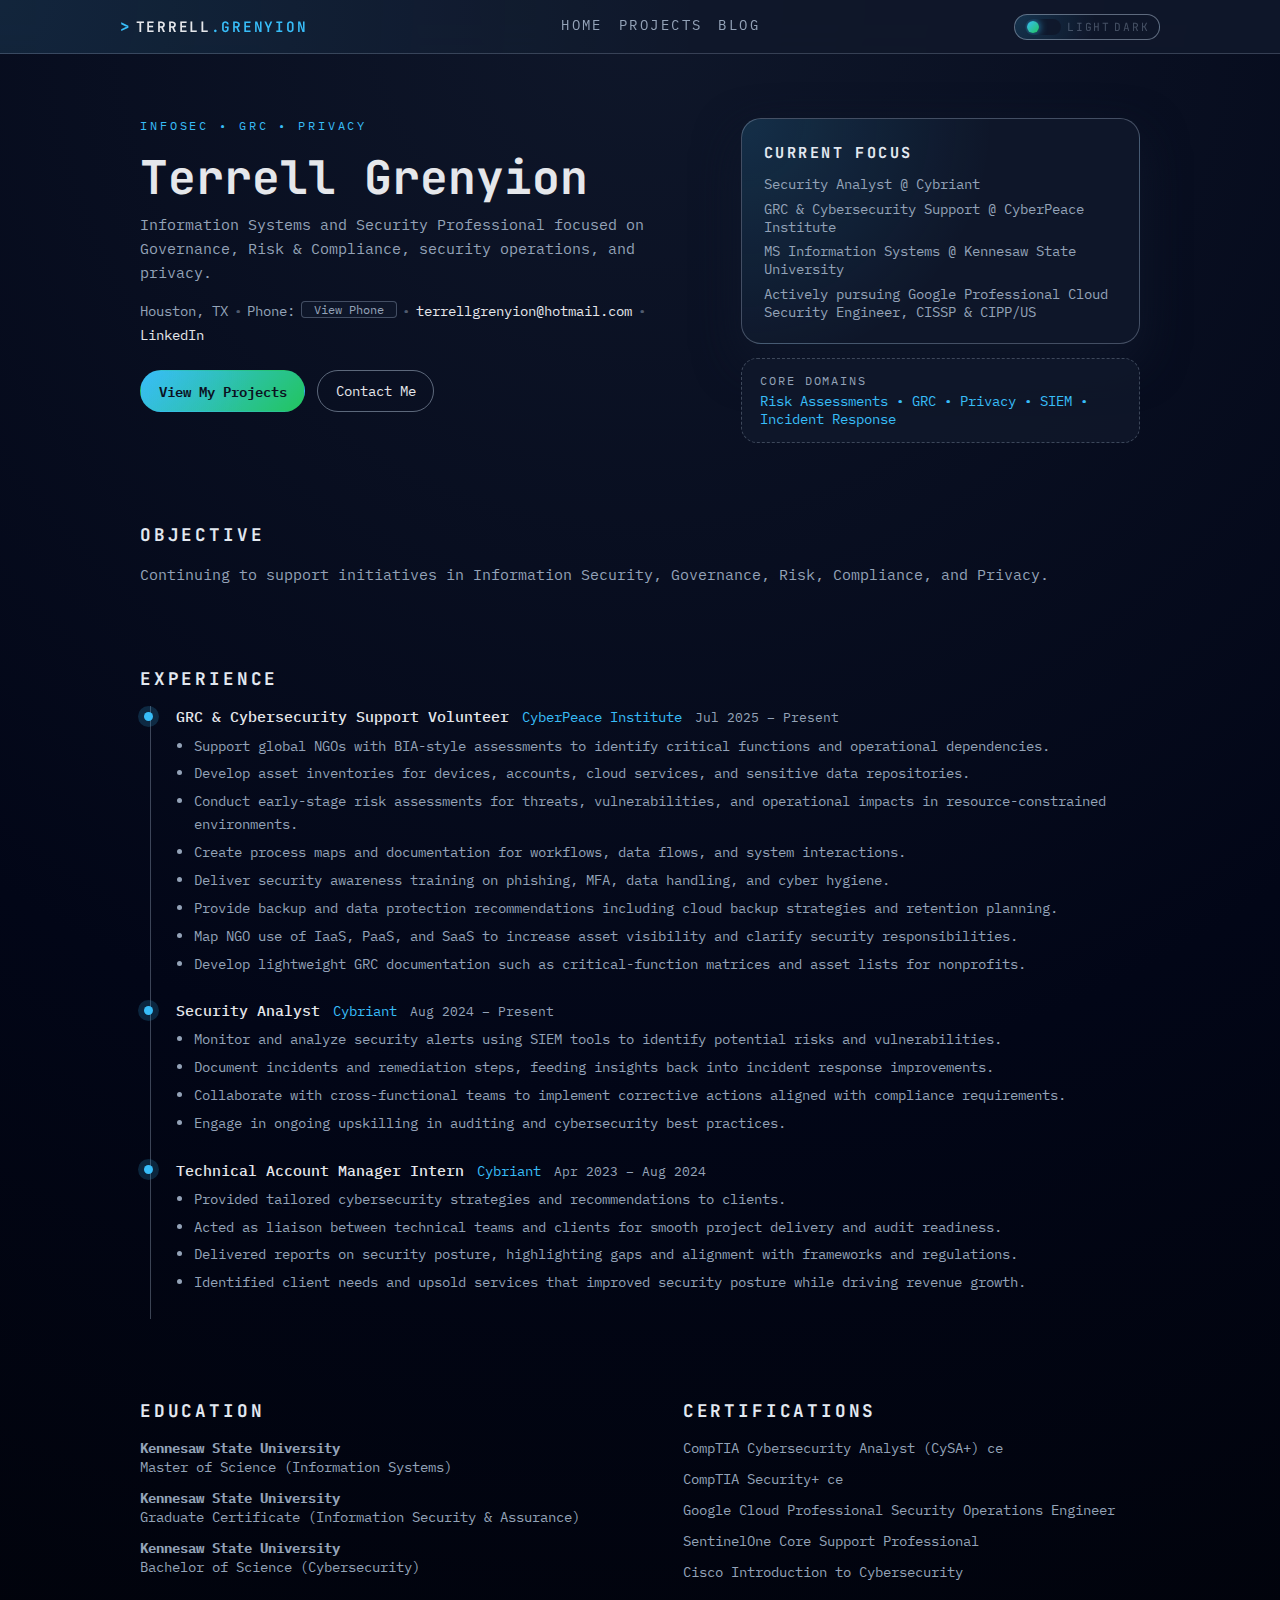
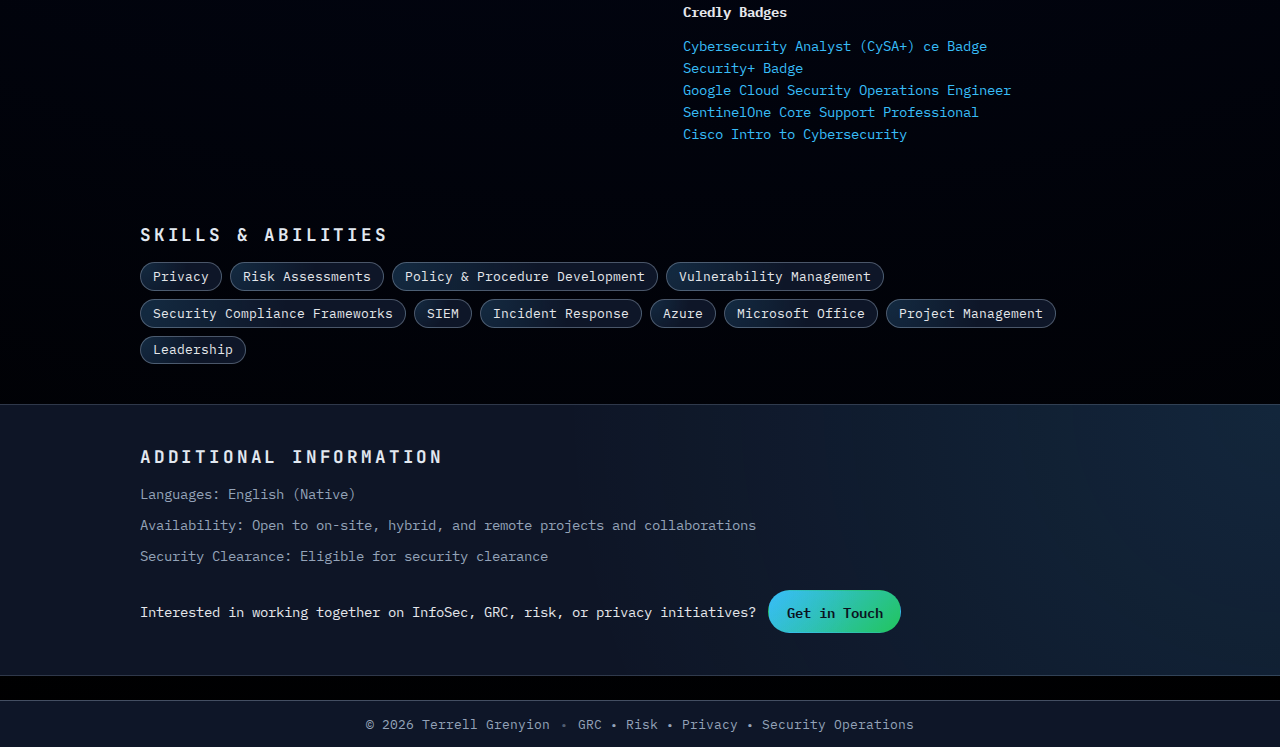
<file: index.html>
<!DOCTYPE html>
<html lang="en">
<head>
  <meta charset="UTF-8" />
  <meta name="viewport" content="width=device-width, initial-scale=1.0" />
  <title>Terrell Grenyion | GRC • Risk • Privacy • InfoSec</title>

  <!-- Fonts: JetBrains Mono (headings), IBM Plex Mono (body) -->
  <link rel="preconnect" href="https://fonts.googleapis.com">
  <link rel="preconnect" href="https://fonts.gstatic.com" crossorigin>
  <link href="https://fonts.googleapis.com/css2?family=IBM+Plex+Mono:wght@300;400;500;600&family=JetBrains+Mono:wght@500;600;700&display=swap" rel="stylesheet">

	  <script>
    (function () {
      const STORAGE_KEY = 'siteTheme';
      const root = document.documentElement;

      function apply(theme) {
        if (theme === 'light') {
          root.classList.add('theme-light');
        } else {
          root.classList.remove('theme-light');
        }
      }

      let stored = null;
      try {
        stored = sessionStorage.getItem(STORAGE_KEY);
      } catch (e) {
        stored = null;
      }

      if (stored === 'light' || stored === 'dark') {
        apply(stored);
      } else {
        // default to dark
        apply('dark');
      }

      window.__setTheme = function (theme) {
        apply(theme);
        try {
          sessionStorage.setItem(STORAGE_KEY, theme);
        } catch (e) {}
      };

      window.__toggleTheme = function () {
        const isLight = !root.classList.contains('theme-light');
        window.__setTheme(isLight ? 'light' : 'dark');
      };
    })();
  </script>


  <link rel="stylesheet" href="styles.css" />
  <link rel="icon" type="image/svg+xml" href="favicon.svg">
  <link rel="icon" type="image/png" href="favicon.png">
  <link rel="icon" type="image/x-icon" href="favicon.ico">

</head>
<body>
  <!-- Top nav -->
  <header class="site-header">
  <div class="container header-inner">
    <div class="logo-mark">
      <span class="logo-symbol">&gt;</span>
      <span class="logo-text">Terrell<span class="accent">.GRENYION</span></span>
    </div>

    <nav class="main-nav">
      <a href="index.html" class="nav-link">Home</a>
      <a href="projects.html" class="nav-link">Projects</a>
      <a href="blog.html" class="nav-link">Blog</a>
    </nav>

    <button class="theme-toggle" type="button" aria-label="Toggle color theme">
      <span class="theme-toggle-track">
        <span class="theme-toggle-thumb"></span>
      </span>
      <span class="theme-toggle-label">
        <span class="theme-toggle-label-light">LIGHT</span>
        <span class="theme-toggle-label-dark">DARK</span>
      </span>
    </button>
  </div>
</header>



  <!-- Hero / Intro -->
  <main>
    <section class="hero">
      <div class="container hero-grid">
        <div class="hero-text">
          <p class="hero-kicker">INFOSEC • GRC • PRIVACY</p>
          <h1 class="hero-title">Terrell Grenyion</h1>
          <p class="hero-subtitle">
            Information Systems and Security Professional focused on Governance, Risk & Compliance, 
            security operations, and privacy.
          </p>
          <div class="hero-meta">
  	   <span>Houston, TX</span>
  	   <span class="divider">•</span>

  	   <span>Phone:</span>
  	   <span class="phone-hover-wrapper">
    	     <span class="phone-number" data-text="561-876-7766">561-876-7766</span>
    	     <span class="phone-cover">View Phone</span>
  	   </span>

  	   <span class="divider">•</span>
  	   <a id="hero-email" href="mailto:terrellgrenyion@hotmail.com">terrellgrenyion@hotmail.com</a>

 	   <span class="divider">•</span>
  	   <a href="https://www.linkedin.com/in/terrell-grenyion" target="_blank" rel="noopener noreferrer">LinkedIn</a>
	  </div>

          <div class="hero-actions">
            <a href="projects.html" class="btn primary-btn">View My Projects</a>
            <a href="mailto:terrellgrenyion@hotmail.com" class="btn ghost-btn" id="contact-me-btn">Contact Me</a>
          </div>
        </div>
        <div class="hero-panel">
          <div class="status-card">
            <h2 class="status-title">Current Focus</h2>
            <ul class="status-list">
              <li>Security Analyst @ Cybriant</li>
              <li>GRC & Cybersecurity Support @ CyberPeace Institute</li>
              <li>MS Information Systems @ Kennesaw State University</li>
              <li>Actively pursuing Google Professional Cloud Security Engineer, CISSP & CIPP/US</li>
            </ul>
          </div>
          <div class="badge-card">
            <p class="badge-label">Core Domains</p>
            <p class="badge-tags">Risk Assessments • GRC • Privacy • SIEM • Incident Response</p>
          </div>
        </div>
      </div>
    </section>

    <!-- Objective -->
    <section class="section">
      <div class="container">
        <h2 class="section-title">Objective</h2>
        <p class="section-body">
          Continuing to support initiatives in Information Security, Governance, Risk, Compliance, and Privacy.
        </p>
      </div>
    </section>

    <!-- Experience -->
    <section class="section">
      <div class="container">
        <h2 class="section-title">Experience</h2>

        <div class="timeline">
          <!-- CyberPeace Institute -->
          <article class="timeline-item">
            <div class="timeline-header">
              <h3 class="item-title">GRC & Cybersecurity Support Volunteer</h3>
              <span class="item-org">CyberPeace Institute</span>
              <span class="item-dates">Jul 2025 – Present</span>
            </div>
            <ul class="item-list">
              <li>Support global NGOs with BIA-style assessments to identify critical functions and operational dependencies.</li>
              <li>Develop asset inventories for devices, accounts, cloud services, and sensitive data repositories.</li>
              <li>Conduct early-stage risk assessments for threats, vulnerabilities, and operational impacts in resource-constrained environments.</li>
              <li>Create process maps and documentation for workflows, data flows, and system interactions.</li>
              <li>Deliver security awareness training on phishing, MFA, data handling, and cyber hygiene.</li>
              <li>Provide backup and data protection recommendations including cloud backup strategies and retention planning.</li>
              <li>Map NGO use of IaaS, PaaS, and SaaS to increase asset visibility and clarify security responsibilities.</li>
              <li>Develop lightweight GRC documentation such as critical-function matrices and asset lists for nonprofits.</li>
            </ul>
          </article>

          <!-- Cybriant SOC -->
          <article class="timeline-item">
            <div class="timeline-header">
              <h3 class="item-title">Security Analyst</h3>
              <span class="item-org">Cybriant</span>
              <span class="item-dates">Aug 2024 – Present</span>
            </div>
            <ul class="item-list">
              <li>Monitor and analyze security alerts using SIEM tools to identify potential risks and vulnerabilities.</li>
              <li>Document incidents and remediation steps, feeding insights back into incident response improvements.</li>
              <li>Collaborate with cross-functional teams to implement corrective actions aligned with compliance requirements.</li>
              <li>Engage in ongoing upskilling in auditing and cybersecurity best practices.</li>
            </ul>
          </article>

          <!-- Cybriant TAM -->
          <article class="timeline-item">
            <div class="timeline-header">
              <h3 class="item-title">Technical Account Manager Intern</h3>
              <span class="item-org">Cybriant</span>
              <span class="item-dates">Apr 2023 – Aug 2024</span>
            </div>
            <ul class="item-list">
              <li>Provided tailored cybersecurity strategies and recommendations to clients.</li>
              <li>Acted as liaison between technical teams and clients for smooth project delivery and audit readiness.</li>
              <li>Delivered reports on security posture, highlighting gaps and alignment with frameworks and regulations.</li>
              <li>Identified client needs and upsold services that improved security posture while driving revenue growth.</li>
            </ul>
          </article>
        </div>
      </div>
    </section>

    <!-- Education & Certifications -->
    <section class="section section-grid">
      <div class="container grid-2">
        <!-- Education -->
        <div>
          <h2 class="section-title">Education</h2>
          <ul class="info-list">
		    <li>
              <strong>Kennesaw State University</strong><br />
              Master of Science (Information Systems)<br />
			</li>
            <li>
              <strong>Kennesaw State University</strong><br />
              Graduate Certificate (Information Security & Assurance)<br />
            </li>
            <li>
              <strong>Kennesaw State University</strong><br />
              Bachelor of Science (Cybersecurity)<br />
			</li>
          </ul>
        </div>

        <!-- Certifications -->
        <div>
          <h2 class="section-title">Certifications</h2>
          <ul class="info-list">
            <li>CompTIA Cybersecurity Analyst (CySA+) ce</li>
            <li>CompTIA Security+ ce</li>
            <li>Google Cloud Professional Security Operations Engineer</li>
            <li>SentinelOne Core Support Professional</li>
            <li>Cisco Introduction to Cybersecurity</li>
          </ul>

          <h3 class="subheading">Credly Badges</h3>
          <ul class="links-list">
            <li><a href="https://www.credly.com/badges/8cdcd680-4202-4bfa-af53-4f6bde42a55c/linked_in_profile" target="_blank" rel="noopener noreferrer">Cybersecurity Analyst (CySA+) ce Badge</a></li>
            <li><a href="https://www.credly.com/badges/a23738ab-e1ae-4cc1-97af-3e557962abbd/linked_in_profile" target="_blank" rel="noopener noreferrer">Security+ Badge</a></li>
            <li><a href="https://www.credly.com/badges/b6265b3b-4f48-4069-8cb1-8df2fa992119/linked_in_profile" target="_blank" rel="noopener noreferrer">Google Cloud Security Operations Engineer</a></li>
            <li><a href="https://www.credly.com/badges/c82be774-e20c-438f-8965-b47cffba00c7/linked_in_profile" target="_blank" rel="noopener noreferrer">SentinelOne Core Support Professional</a></li>
            <li><a href="https://www.credly.com/badges/6c87e776-8252-4031-a0e7-79a564af3632/linked_in_profile" target="_blank" rel="noopener noreferrer">Cisco Intro to Cybersecurity</a></li>
          </ul>
        </div>
      </div>
    </section>

    <!-- Skills -->
    <section class="section">
      <div class="container">
        <h2 class="section-title">Skills & Abilities</h2>
        <div class="pill-grid">
          <span class="pill">Privacy</span>
          <span class="pill">Risk Assessments</span>
          <span class="pill">Policy & Procedure Development</span>
          <span class="pill">Vulnerability Management</span>
          <span class="pill">Security Compliance Frameworks</span>
          <span class="pill">SIEM</span>
          <span class="pill">Incident Response</span>
          <span class="pill">Azure</span>
          <span class="pill">Microsoft Office</span>
          <span class="pill">Project Management</span>
          <span class="pill">Leadership</span>
        </div>
      </div>
    </section>

    <!-- Additional Info / Contact -->
    <section class="section section-alt">
      <div class="container">
        <h2 class="section-title">Additional Information</h2>
        <ul class="info-list">
          <li>Languages: English (Native)</li>
          <li>Availability: Open to on-site, hybrid, and remote projects and collaborations</li>
          <li>Security Clearance: Eligible for security clearance</li>
        </ul>
        <div class="cta-row">
          <p>Interested in working together on InfoSec, GRC, risk, or privacy initiatives?</p>
          <a href="mailto:terrellgrenyion@hotmail.com" class="btn primary-btn" id="get-in-touch-btn">Get in Touch</a>
        </div>
      </div>
    </section>
  </main>

  <footer class="site-footer">
    <div class="container footer-inner">
      <span>&copy; <span id="year"></span> Terrell Grenyion</span>
      <span class="divider">•</span>
      <span>GRC • Risk • Privacy • Security Operations</span>
    </div>
  </footer>
  <div class="captcha-backdrop" id="captcha-backdrop" aria-hidden="true">
  <div class="captcha-modal">
    <h2 class="captcha-title">Quick human check</h2>
    <p class="captcha-text">
      Before you get in touch, please answer this:
    </p>
    <p class="captcha-question" id="captcha-question"></p>

    <input
      type="text"
      id="captcha-answer"
      class="captcha-input"
      placeholder="Type your answer"
      autocomplete="off"
    />

    <div class="captcha-actions">
      <button class="btn primary-btn" id="captcha-submit">Verify</button>
      <button class="btn ghost-btn" id="captcha-cancel">Cancel</button>
    </div>

    <p class="captcha-error" id="captcha-error"></p>
  </div>
  <script>
  // Footer year
  const yearEl = document.getElementById("year");
  if (yearEl) {
    yearEl.textContent = new Date().getFullYear();
  }

  // One-time captcha + human verification
  (function () {
    const HUMAN_KEY = "humanVerified";
    let isHuman = sessionStorage.getItem(HUMAN_KEY) === "true";
    let pendingCallback = null;

    const backdrop = document.getElementById("captcha-backdrop");
    const questionEl = document.getElementById("captcha-question");
    const answerInput = document.getElementById("captcha-answer");
    const errorEl = document.getElementById("captcha-error");
    const submitBtn = document.getElementById("captcha-submit");
    const cancelBtn = document.getElementById("captcha-cancel");

    function applyHumanFlag() {
      isHuman = true;
      sessionStorage.setItem(HUMAN_KEY, "true");
      document.body.classList.add("human-verified");
    }

    // If already verified this session, unlock immediately
    if (isHuman) {
      applyHumanFlag();
    }

    let correctAnswer = null;

    function generateQuestion() {
      const a = Math.floor(Math.random() * 6) + 3; // 3–8
      const b = Math.floor(Math.random() * 6) + 3; // 3–8
      correctAnswer = String(a + b);
      questionEl.textContent = `What is ${a} + ${b}?`;
      answerInput.value = "";
      errorEl.textContent = "";
    }

    function openCaptcha(callback) {
      if (isHuman) {
        // already verified, just run the callback
        if (callback) callback();
        return;
      }

      pendingCallback = callback || null;
      generateQuestion();
      backdrop.classList.add("active");
      backdrop.setAttribute("aria-hidden", "false");
      setTimeout(() => answerInput.focus(), 50);
    }

    function closeCaptcha() {
      backdrop.classList.remove("active");
      backdrop.setAttribute("aria-hidden", "true");
    }

    if (submitBtn && cancelBtn && backdrop) {
      submitBtn.addEventListener("click", () => {
        const userAnswer = (answerInput.value || "").trim();
        if (userAnswer === correctAnswer) {
          applyHumanFlag();
          closeCaptcha();
          if (pendingCallback) {
            const cb = pendingCallback;
            pendingCallback = null;
            cb();
          }
        } else {
          errorEl.textContent = "That answer wasn't quite right. Try again.";
        }
      });

      cancelBtn.addEventListener("click", () => {
        pendingCallback = null;
        closeCaptcha();
      });

      document.addEventListener("keydown", (e) => {
        if (e.key === "Escape" && backdrop.classList.contains("active")) {
          pendingCallback = null;
          closeCaptcha();
        }
      });
    }

    // Helper: gate an action behind captcha
    function requireHuman(callback) {
      if (isHuman) {
        if (callback) callback();
      } else {
        openCaptcha(callback);
      }
    }

    // === Attach to triggers ===

    // 1) View Phone hover/tap (phone-cover)
    const phoneCover = document.querySelector(".phone-hover-wrapper .phone-cover");
    if (phoneCover) {
      const phoneTrigger = (e) => {
        if (!isHuman) {
          // Stop click/tap from doing anything else
          if (e.type === "click" || e.type === "touchstart") {
            e.preventDefault();
          }
          requireHuman(() => {
            // After verification, user can just hover normally
          });
        }
      };

      phoneCover.addEventListener("mouseenter", phoneTrigger);
      phoneCover.addEventListener("click", phoneTrigger);
      phoneCover.addEventListener("touchstart", phoneTrigger, { passive: false });
    }

    // 2) Email beside phone
    const heroEmail = document.getElementById("hero-email");
    if (heroEmail) {
      heroEmail.addEventListener("click", (e) => {
        if (!isHuman) {
          e.preventDefault();
          const href = heroEmail.href;
          requireHuman(() => {
            window.location.href = href;
          });
        }
      });
    }

    // 3) "Contact me" button
    const contactBtn = document.getElementById("contact-me-btn");
    if (contactBtn) {
      contactBtn.addEventListener("click", (e) => {
        if (!isHuman) {
          e.preventDefault();
          const href = contactBtn.getAttribute("href");
          requireHuman(() => {
            if (href && href.startsWith("#")) {
              const target = document.querySelector(href);
              if (target) {
                target.scrollIntoView({ behavior: "smooth" });
              }
            } else if (href) {
              window.location.href = href;
            }
          });
        }
      });
    }

    // 4) "Get in touch" button
    const getInTouchBtn = document.getElementById("get-in-touch-btn");
    if (getInTouchBtn) {
      getInTouchBtn.addEventListener("click", (e) => {
        if (!isHuman) {
          e.preventDefault();
          const href = getInTouchBtn.getAttribute("href");
          requireHuman(() => {
            if (href && href.startsWith("#")) {
              const target = document.querySelector(href);
              if (target) {
                target.scrollIntoView({ behavior: "smooth" });
              }
            } else if (href) {
              window.location.href = href;
            }
          });
        }
      });
    }
  })();
</script>
  <script>
    (function () {
      const toggle = document.querySelector('.theme-toggle');
      if (!toggle) return;

      toggle.addEventListener('click', function () {
        if (typeof window.__toggleTheme === 'function') {
          window.__toggleTheme();
        }
      });
    })();
  </script>
</div>
</body>
</html>
</file>
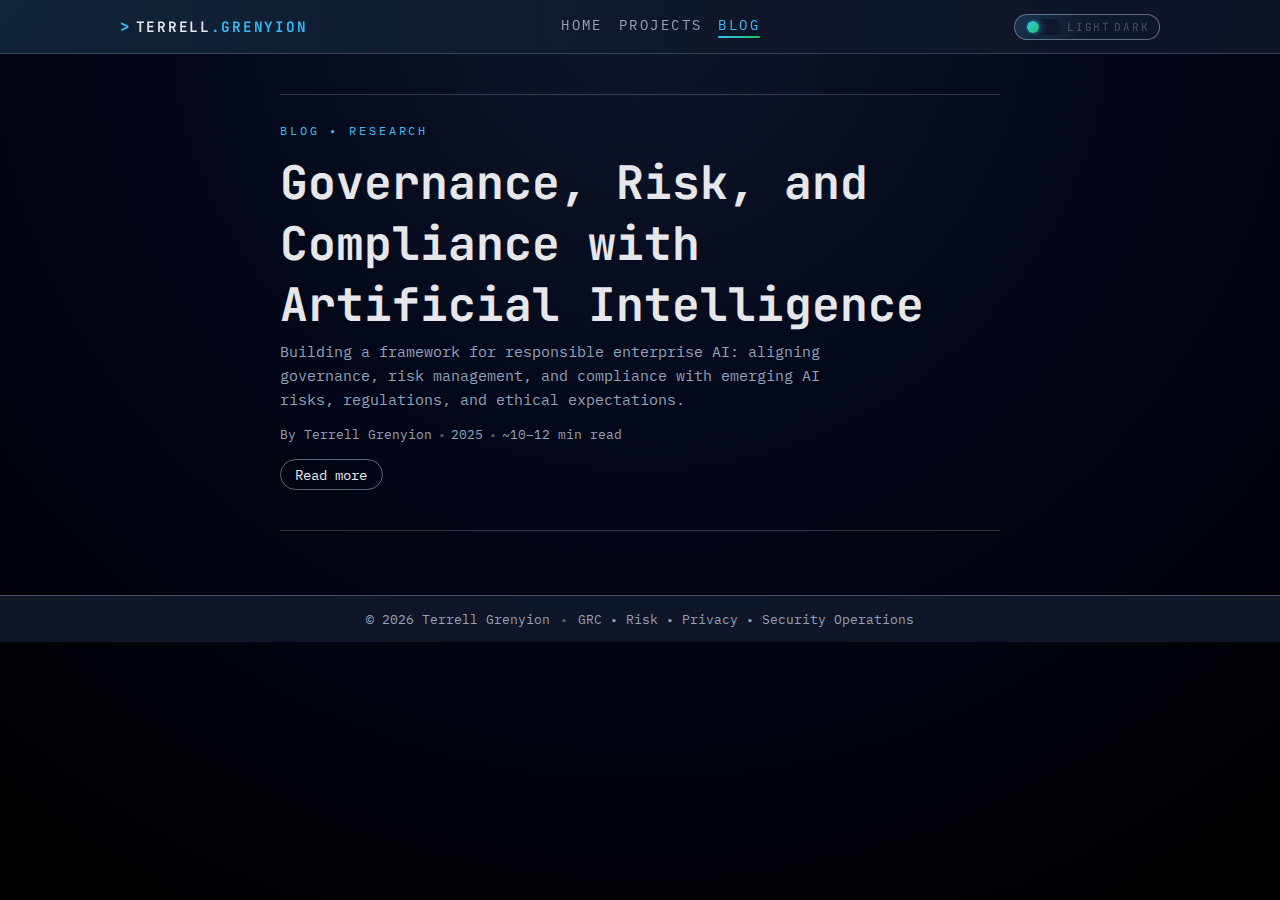
<file: blog/index.html>
<!DOCTYPE html>
<html lang="en">
<head>
  <meta charset="UTF-8" />
  <meta name="viewport" content="width=device-width, initial-scale=1.0" />
  <title>Blog | Terrell Grenyion</title>

  <!-- Fonts -->
  <link rel="preconnect" href="https://fonts.googleapis.com">
  <link rel="preconnect" href="https://fonts.gstatic.com" crossorigin>
  <link href="https://fonts.googleapis.com/css2?family=IBM+Plex+Mono:wght@300;400;500;600&family=JetBrains+Mono:wght@500;600;700&display=swap" rel="stylesheet">

  <!-- Theme (session-persisted) -->
  <script>
    (function () {
      const STORAGE_KEY = 'siteTheme';
      const root = document.documentElement;

      function apply(theme) {
        if (theme === 'light') root.classList.add('theme-light');
        else root.classList.remove('theme-light');
      }

      let stored = null;
      try { stored = sessionStorage.getItem(STORAGE_KEY); } catch (e) { stored = null; }

      if (stored === 'light' || stored === 'dark') apply(stored);
      else apply('dark');

      window.__setTheme = function (theme) {
        apply(theme);
        try { sessionStorage.setItem(STORAGE_KEY, theme); } catch (e) {}
      };

      window.__toggleTheme = function () {
        const isLight = !root.classList.contains('theme-light');
        window.__setTheme(isLight ? 'light' : 'dark');
      };
    })();
  </script>

  <link rel="stylesheet" href="../styles.css" />
</head>
<body>
  <header class="site-header">
    <div class="container header-inner">
      <div class="logo-mark">
        <span class="logo-symbol">&gt;</span>
        <span class="logo-text">Terrell<span class="accent">.GRENYION</span></span>
      </div>

      <nav class="main-nav">
        <a href="index.html" class="nav-link">Home</a>
        <a href="/projects" class="nav-link">Projects</a>
        <a href="/blog" class="nav-link active">Blog</a>
      </nav>

      <button class="theme-toggle" type="button" aria-label="Toggle color theme">
        <span class="theme-toggle-track">
          <span class="theme-toggle-thumb"></span>
        </span>
        <span class="theme-toggle-label">
          <span class="theme-toggle-label-light">LIGHT</span>
          <span class="theme-toggle-label-dark">DARK</span>
        </span>
      </button>
    </div>
  </header>

  <main>
    <section class="section">
      <div class="container blog-layout">
        <div class="blog-list">

          <!-- Blog Article 3 -->

          <!-- Blog Article 2 -->
          
          <!-- Blog Article 1 -->
          <article class="blog-card">
            <header class="blog-card-header">
              <p class="hero-kicker">BLOG • RESEARCH</p>
              <h1 class="hero-title">Governance, Risk, and Compliance with Artificial Intelligence</h1>
              <p class="hero-subtitle">
                Building a framework for responsible enterprise AI: aligning governance, risk management, and compliance
                with emerging AI risks, regulations, and ethical expectations.
              </p>

              <div class="blog-meta">
                <span>By Terrell Grenyion</span>
                <span class="divider">•</span>
                <span>2025</span>
                <span class="divider">•</span>
                <span>~10–12 min read</span>
              </div>

              <div class="blog-toggle-row">
                <a class="btn ghost-btn blog-toggle-btn" href="/grc-ai-whitepaper">Read more</a>
              </div>
            </header>
          </article>

        </div>
      </div>
    </section>
  </main>

  <footer class="site-footer">
    <div class="container footer-inner">
      <span>&copy; <span id="year"></span> Terrell Grenyion</span>
      <span class="divider">•</span>
      <span>GRC • Risk • Privacy • Security Operations</span>
    </div>
  </footer>

  <script>
    // Footer year
    const yearEl = document.getElementById("year");
    if (yearEl) yearEl.textContent = new Date().getFullYear();

    // Theme toggle
    (function () {
      const toggle = document.querySelector('.theme-toggle');
      if (!toggle) return;
      toggle.addEventListener('click', function () {
        if (typeof window.__toggleTheme === 'function') window.__toggleTheme();
      });
    })();
  </script>
</body>
</html>
</file>
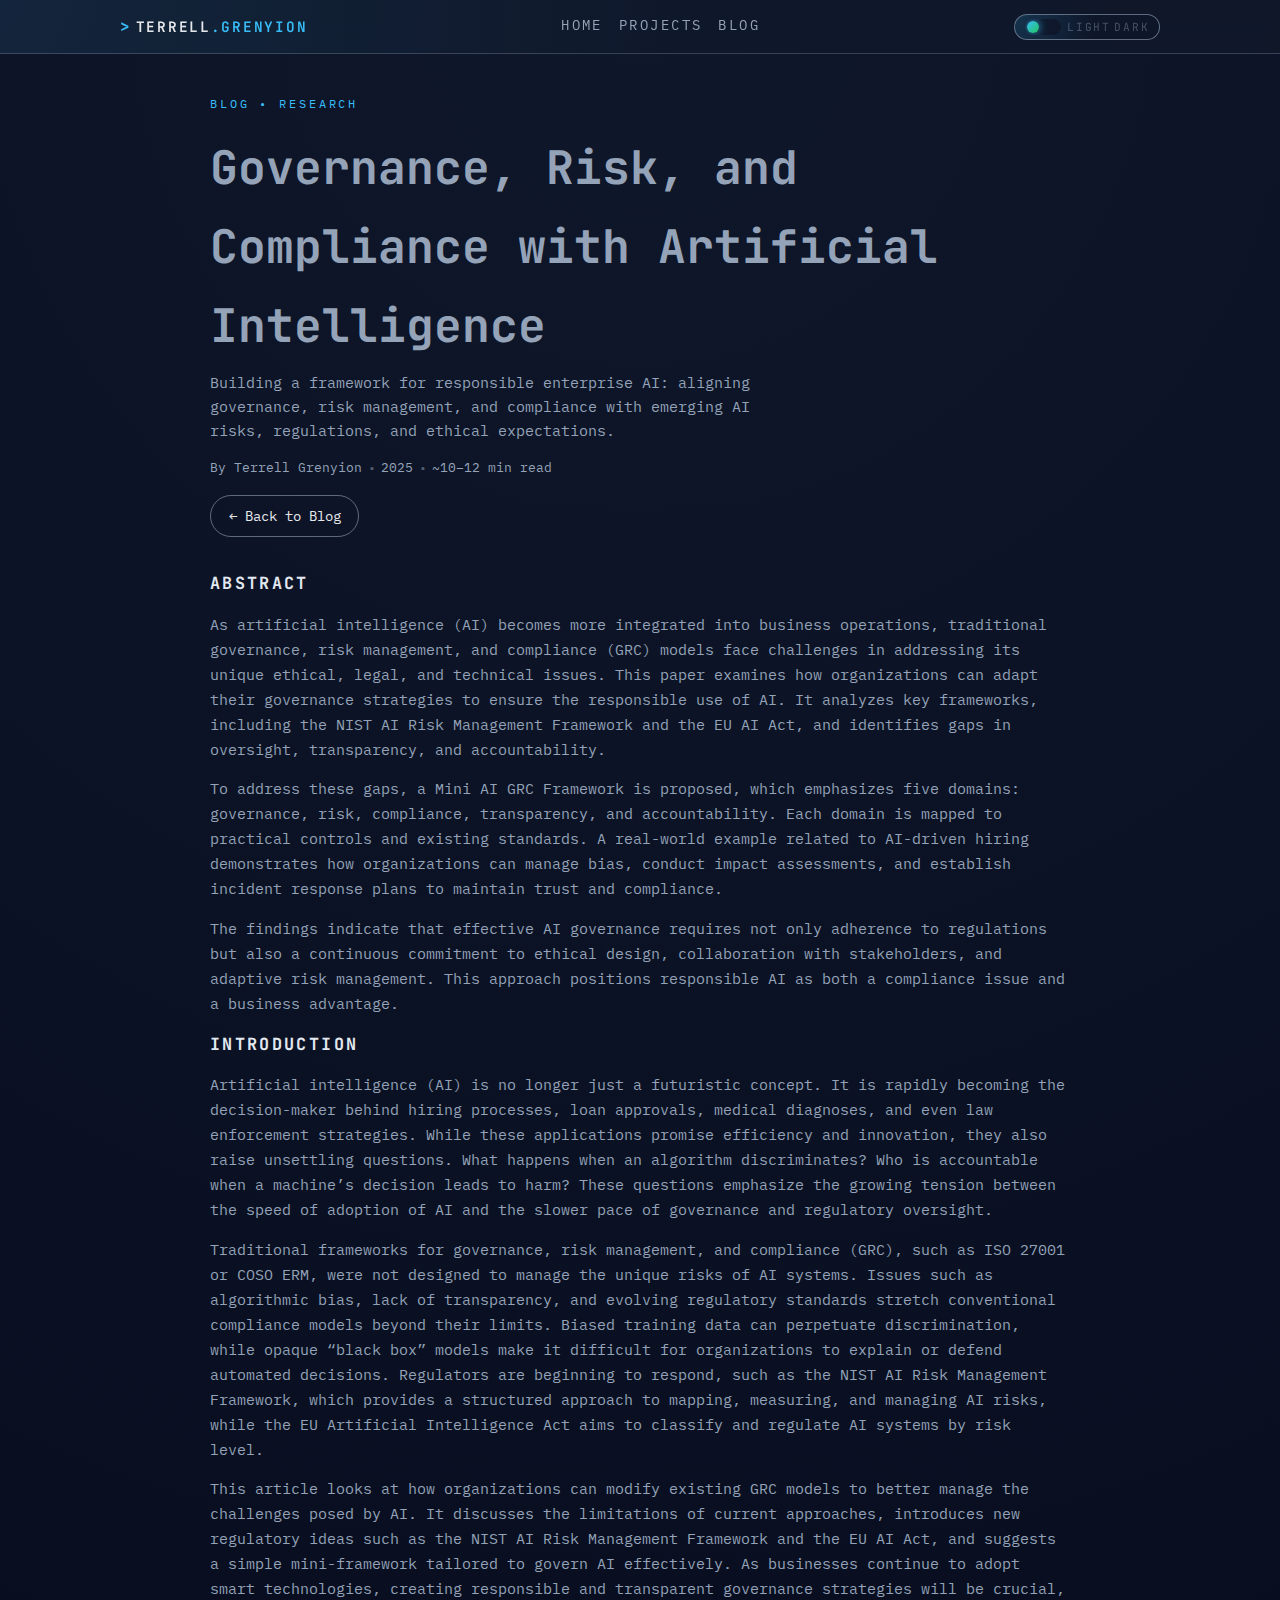
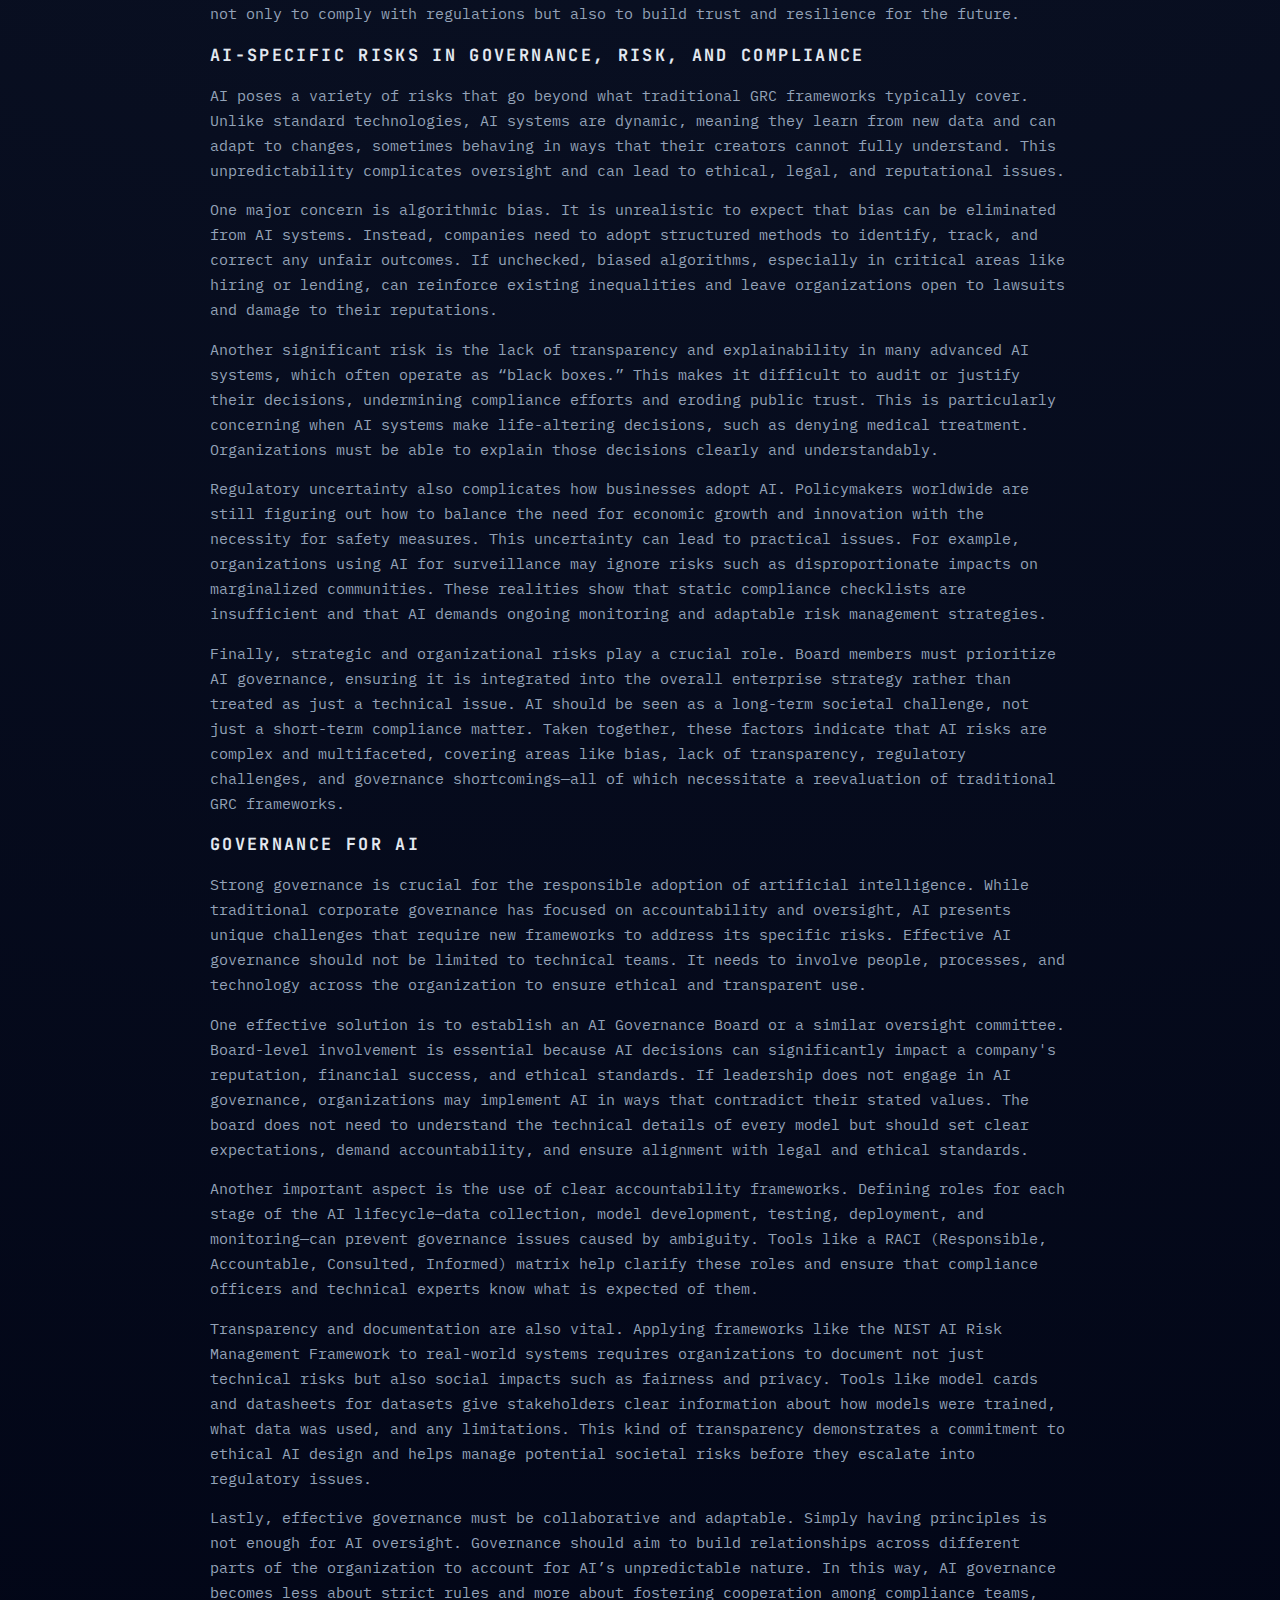
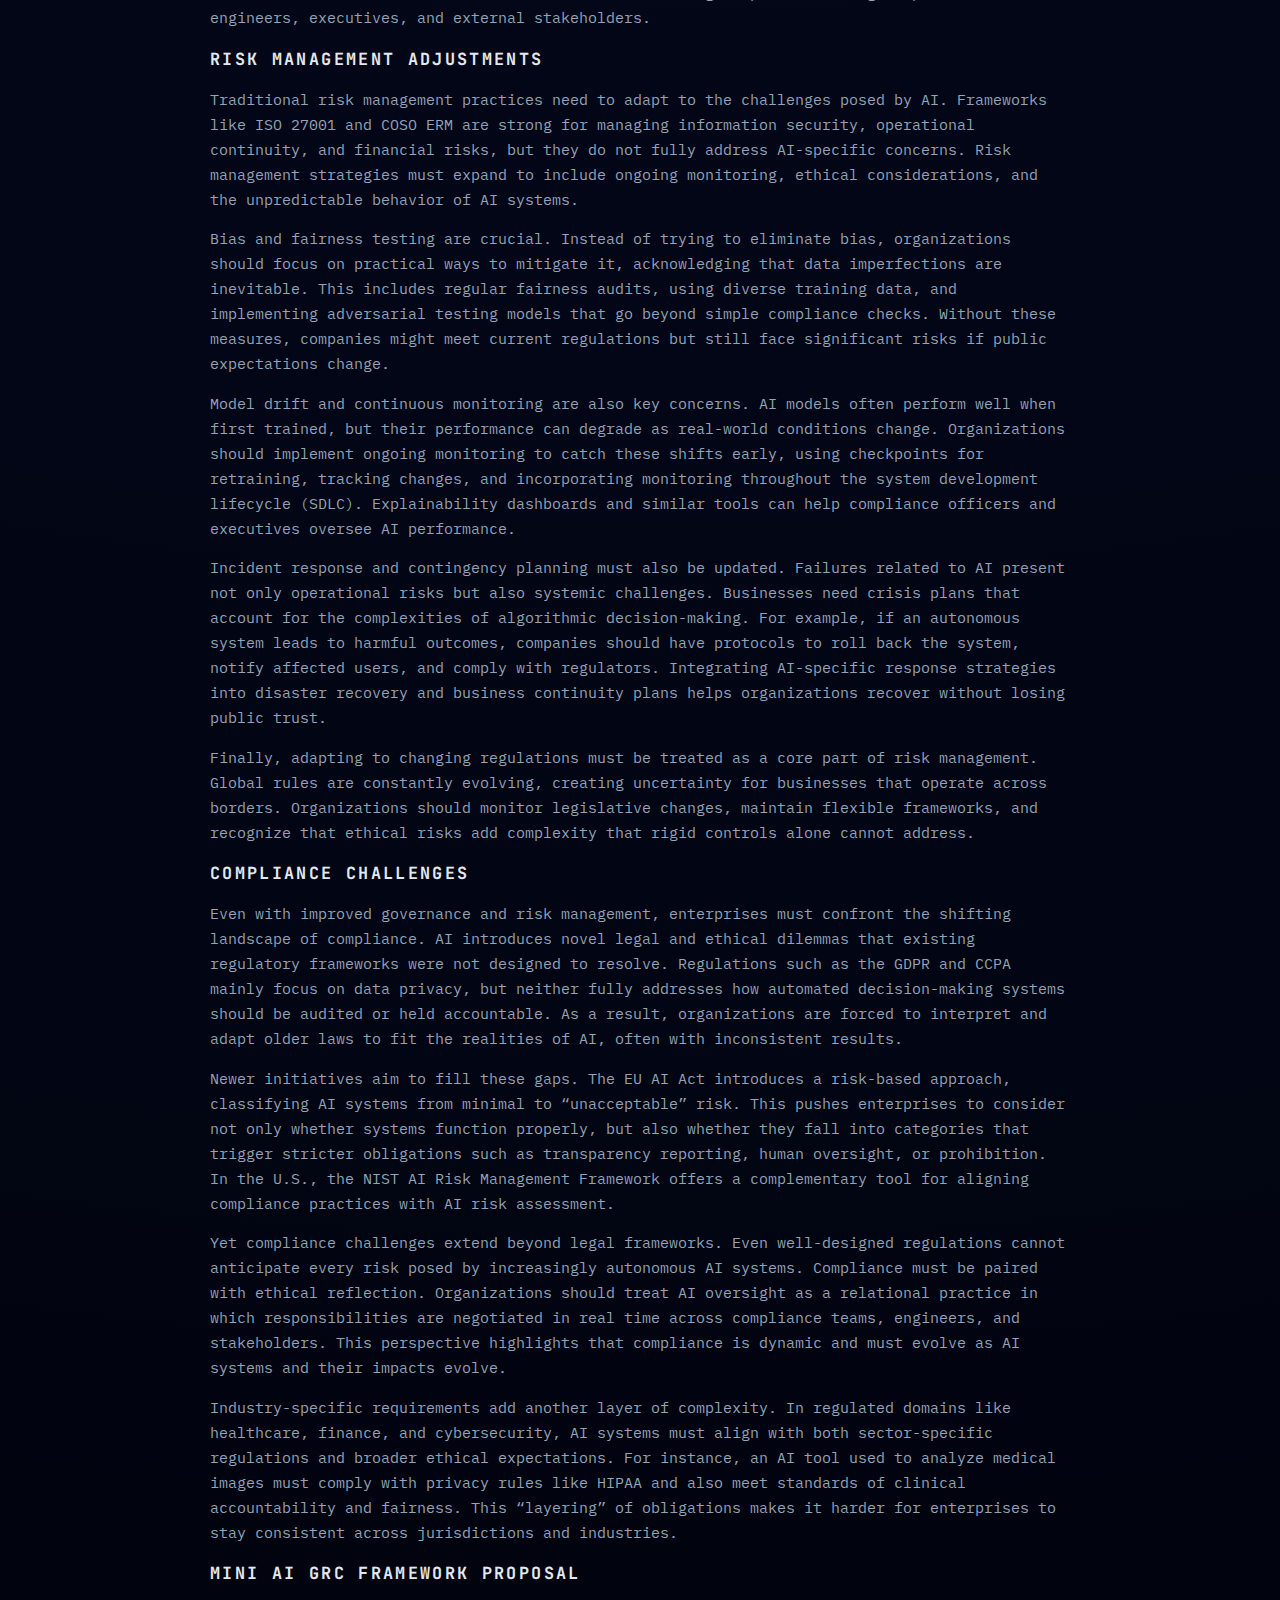
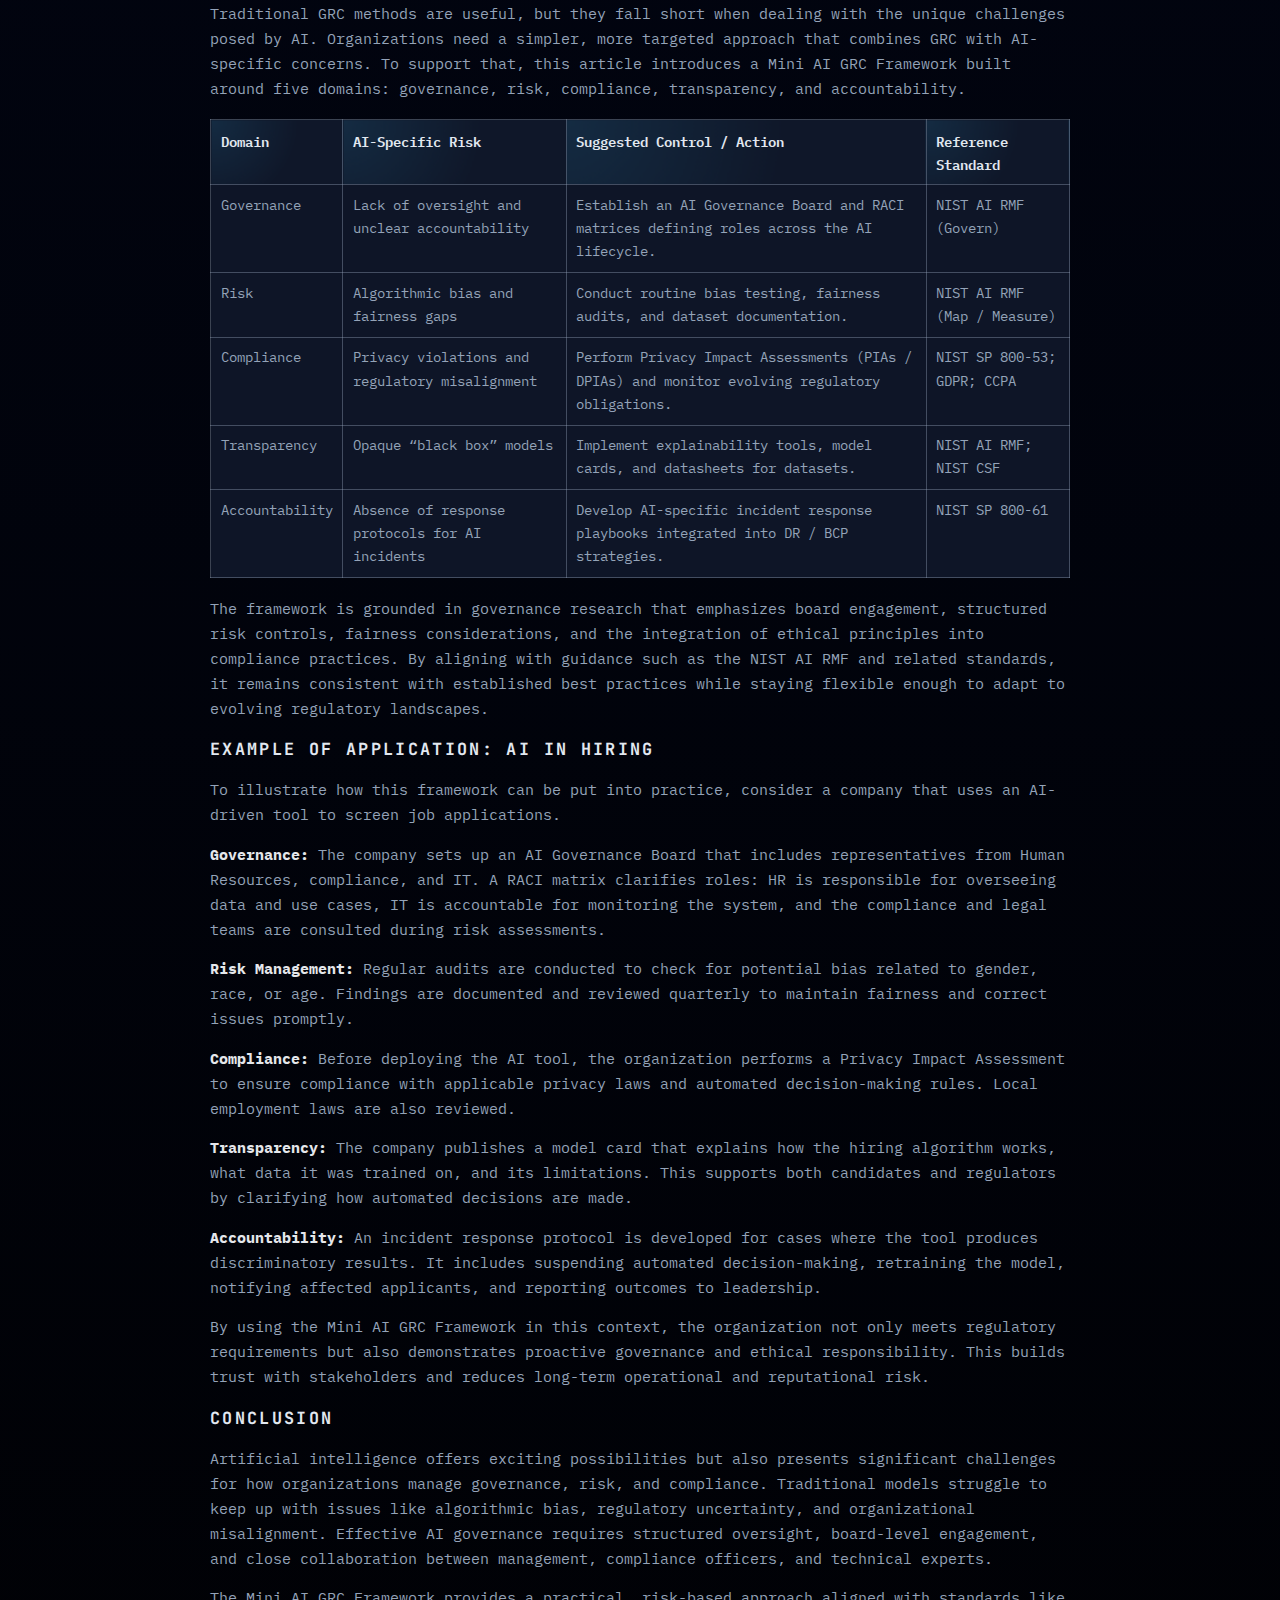
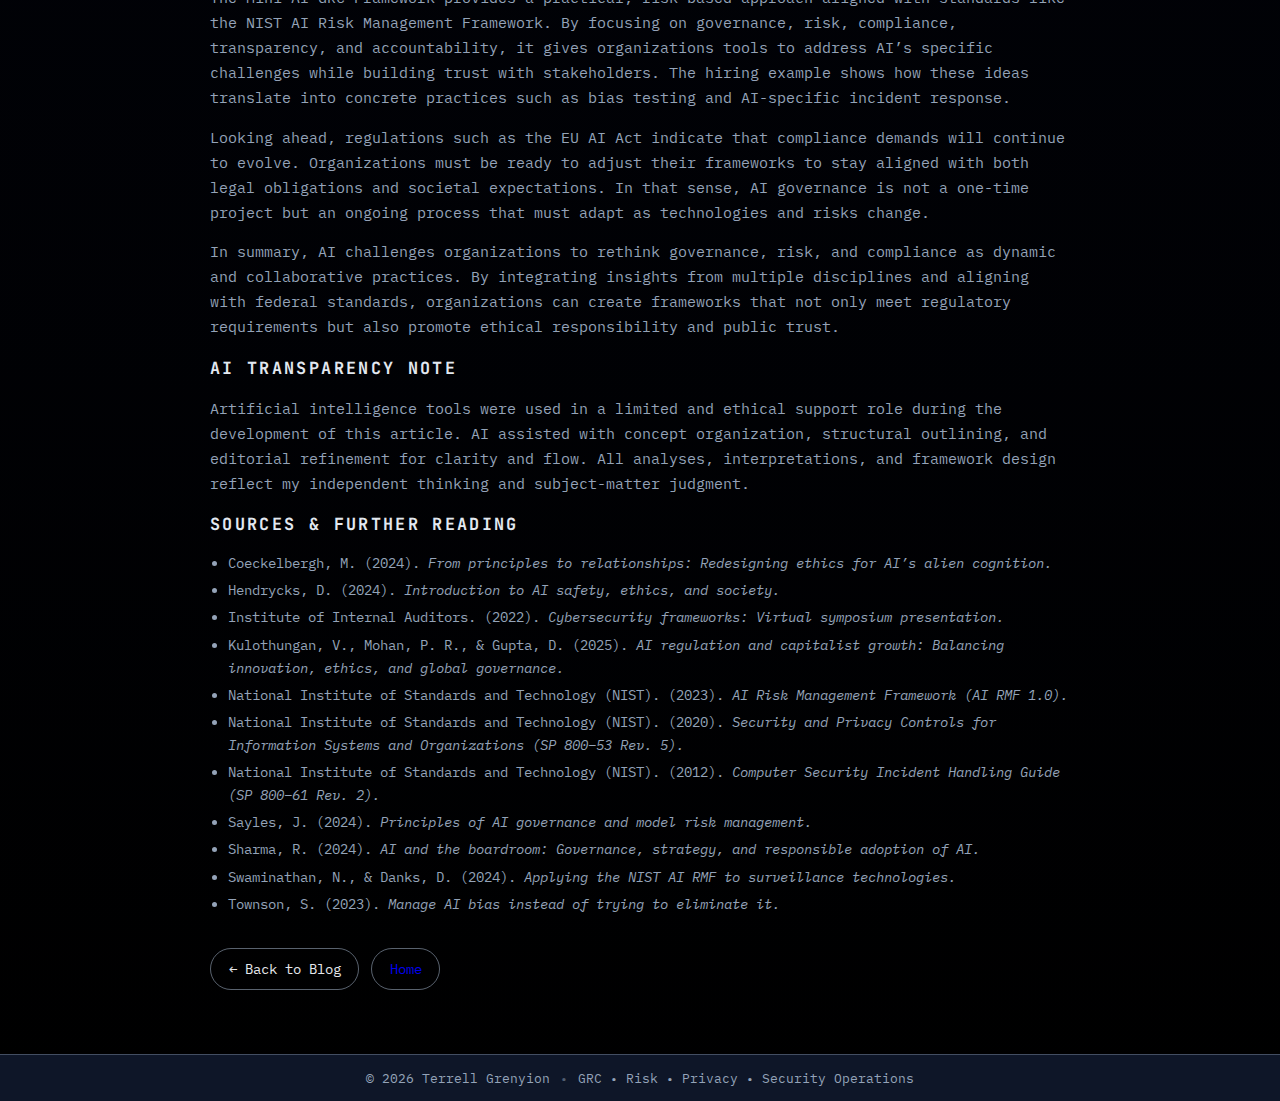
<file: grc-ai-whitepaper/index.html>
<!DOCTYPE html>
<html lang="en">
<head>
  <meta charset="UTF-8" />
  <meta name="viewport" content="width=device-width, initial-scale=1.0" />
  <title>Governance, Risk, and Compliance with Artificial Intelligence | Terrell Grenyion</title>

  <!-- Fonts -->
  <link rel="preconnect" href="https://fonts.googleapis.com">
  <link rel="preconnect" href="https://fonts.gstatic.com" crossorigin>
  <link href="https://fonts.googleapis.com/css2?family=IBM+Plex+Mono:wght@300;400;500;600&family=JetBrains+Mono:wght@500;600;700&display=swap" rel="stylesheet">

  <!-- Theme (session-persisted) -->
  <script>
    (function () {
      const STORAGE_KEY = 'siteTheme';
      const root = document.documentElement;

      function apply(theme) {
        if (theme === 'light') root.classList.add('theme-light');
        else root.classList.remove('theme-light');
      }

      let stored = null;
      try { stored = sessionStorage.getItem(STORAGE_KEY); } catch (e) { stored = null; }

      if (stored === 'light' || stored === 'dark') apply(stored);
      else apply('dark');

      window.__setTheme = function (theme) {
        apply(theme);
        try { sessionStorage.setItem(STORAGE_KEY, theme); } catch (e) {}
      };

      window.__toggleTheme = function () {
        const isLight = !root.classList.contains('theme-light');
        window.__setTheme(isLight ? 'light' : 'dark');
      };
    })();
  </script>

  <!-- Note: this file lives in /blog/, so use ../ -->
  <link rel="stylesheet" href="../styles.css" />
</head>
<body>
  <header class="site-header">
    <div class="container header-inner">
      <div class="logo-mark">
        <span class="logo-symbol">&gt;</span>
        <span class="logo-text">Terrell<span class="accent">.GRENYION</span></span>
      </div>

      <!-- Keep nav simple: no individual article links -->
      <nav class="main-nav">
        <a href="/" class="nav-link">Home</a>
        <a href="../projects" class="nav-link">Projects</a>
        <a href="../blog" class="nav-link">Blog</a>
      </nav>

      <button class="theme-toggle" type="button" aria-label="Toggle color theme">
        <span class="theme-toggle-track">
          <span class="theme-toggle-thumb"></span>
        </span>
        <span class="theme-toggle-label">
          <span class="theme-toggle-label-light">LIGHT</span>
          <span class="theme-toggle-label-dark">DARK</span>
        </span>
      </button>
    </div>
  </header>

  <main>
    <section class="section">
      <div class="container">

        <div class="blog-article" style="max-width: 860px; margin: 0 auto;">
          <p class="hero-kicker">BLOG • RESEARCH</p>
          <h1 class="hero-title">Governance, Risk, and Compliance with Artificial Intelligence</h1>
          <p class="hero-subtitle">Building a framework for responsible enterprise AI: aligning governance, risk management, and compliance with emerging AI risks, regulations, and ethical expectations.</p>

          <div class="blog-meta" style="margin-top: 0.75rem;">
            <span>By Terrell Grenyion</span>
            <span class="divider">•</span>
            <span>2025</span>
            <span class="divider">•</span>
            <span>~10–12 min read</span>
          </div>

          <div style="margin-top: 1rem;">
            <a class="btn ghost-btn" href="../blog.html">← Back to Blog</a>
          </div>

          <section class="article-section" style="margin-top: 2rem;">
            <h2>Abstract</h2>
            <p>
              As artificial intelligence (AI) becomes more integrated into business operations, traditional governance,
              risk management, and compliance (GRC) models face challenges in addressing its unique ethical, legal, and
              technical issues. This paper examines how organizations can adapt their governance strategies to ensure
              the responsible use of AI. It analyzes key frameworks, including the NIST AI Risk Management Framework and
              the EU AI Act, and identifies gaps in oversight, transparency, and accountability.
            </p>
            <p>
              To address these gaps, a Mini AI GRC Framework is proposed, which emphasizes five domains: governance,
              risk, compliance, transparency, and accountability. Each domain is mapped to practical controls and
              existing standards. A real-world example related to AI-driven hiring demonstrates how organizations can
              manage bias, conduct impact assessments, and establish incident response plans to maintain trust and
              compliance.
            </p>
            <p>
              The findings indicate that effective AI governance requires not only adherence to regulations but also a
              continuous commitment to ethical design, collaboration with stakeholders, and adaptive risk management.
              This approach positions responsible AI as both a compliance issue and a business advantage.
            </p>
          </section>

          <section class="article-section">
            <h2>Introduction</h2>
            <p>
              Artificial intelligence (AI) is no longer just a futuristic concept. It is rapidly becoming the
              decision-maker behind hiring processes, loan approvals, medical diagnoses, and even law enforcement
              strategies. While these applications promise efficiency and innovation, they also raise unsettling
              questions. What happens when an algorithm discriminates? Who is accountable when a machine’s decision
              leads to harm? These questions emphasize the growing tension between the speed of adoption of AI and the
              slower pace of governance and regulatory oversight.
            </p>
            <p>
              Traditional frameworks for governance, risk management, and compliance (GRC), such as ISO 27001 or COSO
              ERM, were not designed to manage the unique risks of AI systems. Issues such as algorithmic bias, lack of
              transparency, and evolving regulatory standards stretch conventional compliance models beyond their limits.
              Biased training data can perpetuate discrimination, while opaque “black box” models make it difficult for
              organizations to explain or defend automated decisions. Regulators are beginning to respond, such as the
              NIST AI Risk Management Framework, which provides a structured approach to mapping, measuring, and
              managing AI risks, while the EU Artificial Intelligence Act aims to classify and regulate AI systems by
              risk level.
            </p>
            <p>
              This article looks at how organizations can modify existing GRC models to better manage the challenges
              posed by AI. It discusses the limitations of current approaches, introduces new regulatory ideas such as
              the NIST AI Risk Management Framework and the EU AI Act, and suggests a simple mini-framework tailored to
              govern AI effectively. As businesses continue to adopt smart technologies, creating responsible and
              transparent governance strategies will be crucial, not only to comply with regulations but also to build
              trust and resilience for the future.
            </p>
          </section>

          <section class="article-section">
            <h2>AI-Specific Risks in Governance, Risk, and Compliance</h2>
            <p>
              AI poses a variety of risks that go beyond what traditional GRC frameworks typically cover. Unlike
              standard technologies, AI systems are dynamic, meaning they learn from new data and can adapt to changes,
              sometimes behaving in ways that their creators cannot fully understand. This unpredictability complicates
              oversight and can lead to ethical, legal, and reputational issues.
            </p>
            <p>
              One major concern is algorithmic bias. It is unrealistic to expect that bias can be eliminated from AI
              systems. Instead, companies need to adopt structured methods to identify, track, and correct any unfair
              outcomes. If unchecked, biased algorithms, especially in critical areas like hiring or lending, can
              reinforce existing inequalities and leave organizations open to lawsuits and damage to their reputations.
            </p>
            <p>
              Another significant risk is the lack of transparency and explainability in many advanced AI systems, which
              often operate as “black boxes.” This makes it difficult to audit or justify their decisions, undermining
              compliance efforts and eroding public trust. This is particularly concerning when AI systems make
              life-altering decisions, such as denying medical treatment. Organizations must be able to explain those
              decisions clearly and understandably.
            </p>
            <p>
              Regulatory uncertainty also complicates how businesses adopt AI. Policymakers worldwide are still figuring
              out how to balance the need for economic growth and innovation with the necessity for safety measures.
              This uncertainty can lead to practical issues. For example, organizations using AI for surveillance may
              ignore risks such as disproportionate impacts on marginalized communities. These realities show that
              static compliance checklists are insufficient and that AI demands ongoing monitoring and adaptable risk
              management strategies.
            </p>
            <p>
              Finally, strategic and organizational risks play a crucial role. Board members must prioritize AI
              governance, ensuring it is integrated into the overall enterprise strategy rather than treated as just a
              technical issue. AI should be seen as a long-term societal challenge, not just a short-term compliance
              matter. Taken together, these factors indicate that AI risks are complex and multifaceted, covering areas
              like bias, lack of transparency, regulatory challenges, and governance shortcomings—all of which
              necessitate a reevaluation of traditional GRC frameworks.
            </p>
          </section>

          <section class="article-section">
            <h2>Governance for AI</h2>
            <p>
              Strong governance is crucial for the responsible adoption of artificial intelligence. While traditional
              corporate governance has focused on accountability and oversight, AI presents unique challenges that
              require new frameworks to address its specific risks. Effective AI governance should not be limited to
              technical teams. It needs to involve people, processes, and technology across the organization to ensure
              ethical and transparent use.
            </p>
            <p>
              One effective solution is to establish an AI Governance Board or a similar oversight committee. Board-level
              involvement is essential because AI decisions can significantly impact a company's reputation, financial
              success, and ethical standards. If leadership does not engage in AI governance, organizations may
              implement AI in ways that contradict their stated values. The board does not need to understand the
              technical details of every model but should set clear expectations, demand accountability, and ensure
              alignment with legal and ethical standards.
            </p>
            <p>
              Another important aspect is the use of clear accountability frameworks. Defining roles for each stage of
              the AI lifecycle—data collection, model development, testing, deployment, and monitoring—can prevent
              governance issues caused by ambiguity. Tools like a RACI (Responsible, Accountable, Consulted, Informed)
              matrix help clarify these roles and ensure that compliance officers and technical experts know what is
              expected of them.
            </p>
            <p>
              Transparency and documentation are also vital. Applying frameworks like the NIST AI Risk Management
              Framework to real-world systems requires organizations to document not just technical risks but also
              social impacts such as fairness and privacy. Tools like model cards and datasheets for datasets give
              stakeholders clear information about how models were trained, what data was used, and any limitations.
              This kind of transparency demonstrates a commitment to ethical AI design and helps manage potential
              societal risks before they escalate into regulatory issues.
            </p>
            <p>
              Lastly, effective governance must be collaborative and adaptable. Simply having principles is not enough
              for AI oversight. Governance should aim to build relationships across different parts of the organization
              to account for AI’s unpredictable nature. In this way, AI governance becomes less about strict rules and
              more about fostering cooperation among compliance teams, engineers, executives, and external stakeholders.
            </p>
          </section>

          <section class="article-section">
            <h2>Risk Management Adjustments</h2>
            <p>
              Traditional risk management practices need to adapt to the challenges posed by AI. Frameworks like ISO
              27001 and COSO ERM are strong for managing information security, operational continuity, and financial
              risks, but they do not fully address AI-specific concerns. Risk management strategies must expand to
              include ongoing monitoring, ethical considerations, and the unpredictable behavior of AI systems.
            </p>
            <p>
              Bias and fairness testing are crucial. Instead of trying to eliminate bias, organizations should focus on
              practical ways to mitigate it, acknowledging that data imperfections are inevitable. This includes regular
              fairness audits, using diverse training data, and implementing adversarial testing models that go beyond
              simple compliance checks. Without these measures, companies might meet current regulations but still face
              significant risks if public expectations change.
            </p>
            <p>
              Model drift and continuous monitoring are also key concerns. AI models often perform well when first
              trained, but their performance can degrade as real-world conditions change. Organizations should implement
              ongoing monitoring to catch these shifts early, using checkpoints for retraining, tracking changes, and
              incorporating monitoring throughout the system development lifecycle (SDLC). Explainability dashboards and
              similar tools can help compliance officers and executives oversee AI performance.
            </p>
            <p>
              Incident response and contingency planning must also be updated. Failures related to AI present not only
              operational risks but also systemic challenges. Businesses need crisis plans that account for the
              complexities of algorithmic decision-making. For example, if an autonomous system leads to harmful outcomes,
              companies should have protocols to roll back the system, notify affected users, and comply with regulators.
              Integrating AI-specific response strategies into disaster recovery and business continuity plans helps
              organizations recover without losing public trust.
            </p>
            <p>
              Finally, adapting to changing regulations must be treated as a core part of risk management. Global rules
              are constantly evolving, creating uncertainty for businesses that operate across borders. Organizations
              should monitor legislative changes, maintain flexible frameworks, and recognize that ethical risks add
              complexity that rigid controls alone cannot address.
            </p>
          </section>

          <section class="article-section">
            <h2>Compliance Challenges</h2>
            <p>
              Even with improved governance and risk management, enterprises must confront the shifting landscape of
              compliance. AI introduces novel legal and ethical dilemmas that existing regulatory frameworks were not
              designed to resolve. Regulations such as the GDPR and CCPA mainly focus on data privacy, but neither
              fully addresses how automated decision-making systems should be audited or held accountable. As a result,
              organizations are forced to interpret and adapt older laws to fit the realities of AI, often with
              inconsistent results.
            </p>
            <p>
              Newer initiatives aim to fill these gaps. The EU AI Act introduces a risk-based approach, classifying AI
              systems from minimal to “unacceptable” risk. This pushes enterprises to consider not only whether systems
              function properly, but also whether they fall into categories that trigger stricter obligations such as
              transparency reporting, human oversight, or prohibition. In the U.S., the NIST AI Risk Management
              Framework offers a complementary tool for aligning compliance practices with AI risk assessment.
            </p>
            <p>
              Yet compliance challenges extend beyond legal frameworks. Even well-designed regulations cannot anticipate
              every risk posed by increasingly autonomous AI systems. Compliance must be paired with ethical reflection.
              Organizations should treat AI oversight as a relational practice in which responsibilities are negotiated
              in real time across compliance teams, engineers, and stakeholders. This perspective highlights that
              compliance is dynamic and must evolve as AI systems and their impacts evolve.
            </p>
            <p>
              Industry-specific requirements add another layer of complexity. In regulated domains like healthcare,
              finance, and cybersecurity, AI systems must align with both sector-specific regulations and broader
              ethical expectations. For instance, an AI tool used to analyze medical images must comply with privacy
              rules like HIPAA and also meet standards of clinical accountability and fairness. This “layering” of
              obligations makes it harder for enterprises to stay consistent across jurisdictions and industries.
            </p>
          </section>

          <section class="article-section">
            <h2>Mini AI GRC Framework Proposal</h2>
            <p>
              Traditional GRC methods are useful, but they fall short when dealing with the unique challenges posed by
              AI. Organizations need a simpler, more targeted approach that combines GRC with AI-specific concerns. To
              support that, this article introduces a Mini AI GRC Framework built around five domains: governance, risk,
              compliance, transparency, and accountability.
            </p>

            <div class="blog-table">
              <table>
                <thead>
                  <tr>
                    <th>Domain</th>
                    <th>AI-Specific Risk</th>
                    <th>Suggested Control / Action</th>
                    <th>Reference Standard</th>
                  </tr>
                </thead>
                <tbody>
                  <tr>
                    <td>Governance</td>
                    <td>Lack of oversight and unclear accountability</td>
                    <td>Establish an AI Governance Board and RACI matrices defining roles across the AI lifecycle.</td>
                    <td>NIST AI RMF (Govern)</td>
                  </tr>
                  <tr>
                    <td>Risk</td>
                    <td>Algorithmic bias and fairness gaps</td>
                    <td>Conduct routine bias testing, fairness audits, and dataset documentation.</td>
                    <td>NIST AI RMF (Map / Measure)</td>
                  </tr>
                  <tr>
                    <td>Compliance</td>
                    <td>Privacy violations and regulatory misalignment</td>
                    <td>Perform Privacy Impact Assessments (PIAs / DPIAs) and monitor evolving regulatory obligations.</td>
                    <td>NIST SP 800-53; GDPR; CCPA</td>
                  </tr>
                  <tr>
                    <td>Transparency</td>
                    <td>Opaque “black box” models</td>
                    <td>Implement explainability tools, model cards, and datasheets for datasets.</td>
                    <td>NIST AI RMF; NIST CSF</td>
                  </tr>
                  <tr>
                    <td>Accountability</td>
                    <td>Absence of response protocols for AI incidents</td>
                    <td>Develop AI-specific incident response playbooks integrated into DR / BCP strategies.</td>
                    <td>NIST SP 800-61</td>
                  </tr>
                </tbody>
              </table>
            </div>

            <p>
              The framework is grounded in governance research that emphasizes board engagement, structured risk
              controls, fairness considerations, and the integration of ethical principles into compliance practices.
              By aligning with guidance such as the NIST AI RMF and related standards, it remains consistent with
              established best practices while staying flexible enough to adapt to evolving regulatory landscapes.
            </p>
          </section>

          <section class="article-section">
            <h2>Example of Application: AI in Hiring</h2>
            <p>
              To illustrate how this framework can be put into practice, consider a company that uses an AI-driven tool
              to screen job applications.
            </p>
            <p>
              <strong>Governance:</strong> The company sets up an AI Governance Board that includes representatives from
              Human Resources, compliance, and IT. A RACI matrix clarifies roles: HR is responsible for overseeing data
              and use cases, IT is accountable for monitoring the system, and the compliance and legal teams are
              consulted during risk assessments.
            </p>
            <p>
              <strong>Risk Management:</strong> Regular audits are conducted to check for potential bias related to
              gender, race, or age. Findings are documented and reviewed quarterly to maintain fairness and correct
              issues promptly.
            </p>
            <p>
              <strong>Compliance:</strong> Before deploying the AI tool, the organization performs a Privacy Impact
              Assessment to ensure compliance with applicable privacy laws and automated decision-making rules. Local
              employment laws are also reviewed.
            </p>
            <p>
              <strong>Transparency:</strong> The company publishes a model card that explains how the hiring algorithm
              works, what data it was trained on, and its limitations. This supports both candidates and regulators by
              clarifying how automated decisions are made.
            </p>
            <p>
              <strong>Accountability:</strong> An incident response protocol is developed for cases where the tool
              produces discriminatory results. It includes suspending automated decision-making, retraining the model,
              notifying affected applicants, and reporting outcomes to leadership.
            </p>
            <p>
              By using the Mini AI GRC Framework in this context, the organization not only meets regulatory
              requirements but also demonstrates proactive governance and ethical responsibility. This builds trust with
              stakeholders and reduces long-term operational and reputational risk.
            </p>
          </section>

          <section class="article-section">
            <h2>Conclusion</h2>
            <p>
              Artificial intelligence offers exciting possibilities but also presents significant challenges for how
              organizations manage governance, risk, and compliance. Traditional models struggle to keep up with issues
              like algorithmic bias, regulatory uncertainty, and organizational misalignment. Effective AI governance
              requires structured oversight, board-level engagement, and close collaboration between management,
              compliance officers, and technical experts.
            </p>
            <p>
              The Mini AI GRC Framework provides a practical, risk-based approach aligned with standards like the NIST
              AI Risk Management Framework. By focusing on governance, risk, compliance, transparency, and accountability,
              it gives organizations tools to address AI’s specific challenges while building trust with stakeholders.
              The hiring example shows how these ideas translate into concrete practices such as bias testing and AI-specific
              incident response.
            </p>
            <p>
              Looking ahead, regulations such as the EU AI Act indicate that compliance demands will continue to evolve.
              Organizations must be ready to adjust their frameworks to stay aligned with both legal obligations and
              societal expectations. In that sense, AI governance is not a one-time project but an ongoing process that
              must adapt as technologies and risks change.
            </p>
            <p>
              In summary, AI challenges organizations to rethink governance, risk, and compliance as dynamic and
              collaborative practices. By integrating insights from multiple disciplines and aligning with federal
              standards, organizations can create frameworks that not only meet regulatory requirements but also promote
              ethical responsibility and public trust.
            </p>
          </section>

          <section class="article-section">
  <h2>AI Transparency Note</h2>
  <p>
    Artificial intelligence tools were used in a limited and ethical support role during the development of this article.
    AI assisted with concept organization, structural outlining, and editorial refinement for clarity and flow.
    All analyses, interpretations, and framework design reflect my independent thinking and subject-matter judgment.
  </p>
</section>

<section class="article-section">
  <h2>Sources &amp; Further Reading</h2>
  <ul class="project-bullets">
    <li>Coeckelbergh, M. (2024). <em>From principles to relationships: Redesigning ethics for AI’s alien cognition.</em></li>
    <li>Hendrycks, D. (2024). <em>Introduction to AI safety, ethics, and society.</em></li>
    <li>Institute of Internal Auditors. (2022). <em>Cybersecurity frameworks: Virtual symposium presentation.</em></li>
    <li>Kulothungan, V., Mohan, P. R., &amp; Gupta, D. (2025). <em>AI regulation and capitalist growth: Balancing innovation, ethics, and global governance.</em></li>
    <li>National Institute of Standards and Technology (NIST). (2023). <em>AI Risk Management Framework (AI RMF 1.0).</em></li>
    <li>National Institute of Standards and Technology (NIST). (2020). <em>Security and Privacy Controls for Information Systems and Organizations (SP 800–53 Rev. 5).</em></li>
    <li>National Institute of Standards and Technology (NIST). (2012). <em>Computer Security Incident Handling Guide (SP 800–61 Rev. 2).</em></li>
    <li>Sayles, J. (2024). <em>Principles of AI governance and model risk management.</em></li>
    <li>Sharma, R. (2024). <em>AI and the boardroom: Governance, strategy, and responsible adoption of AI.</em></li>
    <li>Swaminathan, N., &amp; Danks, D. (2024). <em>Applying the NIST AI RMF to surveillance technologies.</em></li>
    <li>Townson, S. (2023). <em>Manage AI bias instead of trying to eliminate it.</em></li>
  </ul>
</section>

          <div style="margin-top: 2rem; display: flex; gap: 0.75rem; flex-wrap: wrap;">
            <a class="btn ghost-btn" href="../blog.html">← Back to Blog</a>
            <a class="btn" href="../index.html">Home</a>
          </div>
        </div>

      </div>
    </section>
  </main>

  <footer class="site-footer">
    <div class="container footer-inner">
      <span>&copy; <span id="year"></span> Terrell Grenyion</span>
      <span class="divider">•</span>
      <span>GRC • Risk • Privacy • Security Operations</span>
    </div>
  </footer>

  <script>
    // Footer year
    const yearEl = document.getElementById("year");
    if (yearEl) yearEl.textContent = new Date().getFullYear();

    // Theme toggle
    (function () {
      const toggle = document.querySelector('.theme-toggle');
      if (!toggle) return;
      toggle.addEventListener('click', function () {
        if (typeof window.__toggleTheme === 'function') window.__toggleTheme();
      });
    })();
  </script>
</body>
</html>
</file>
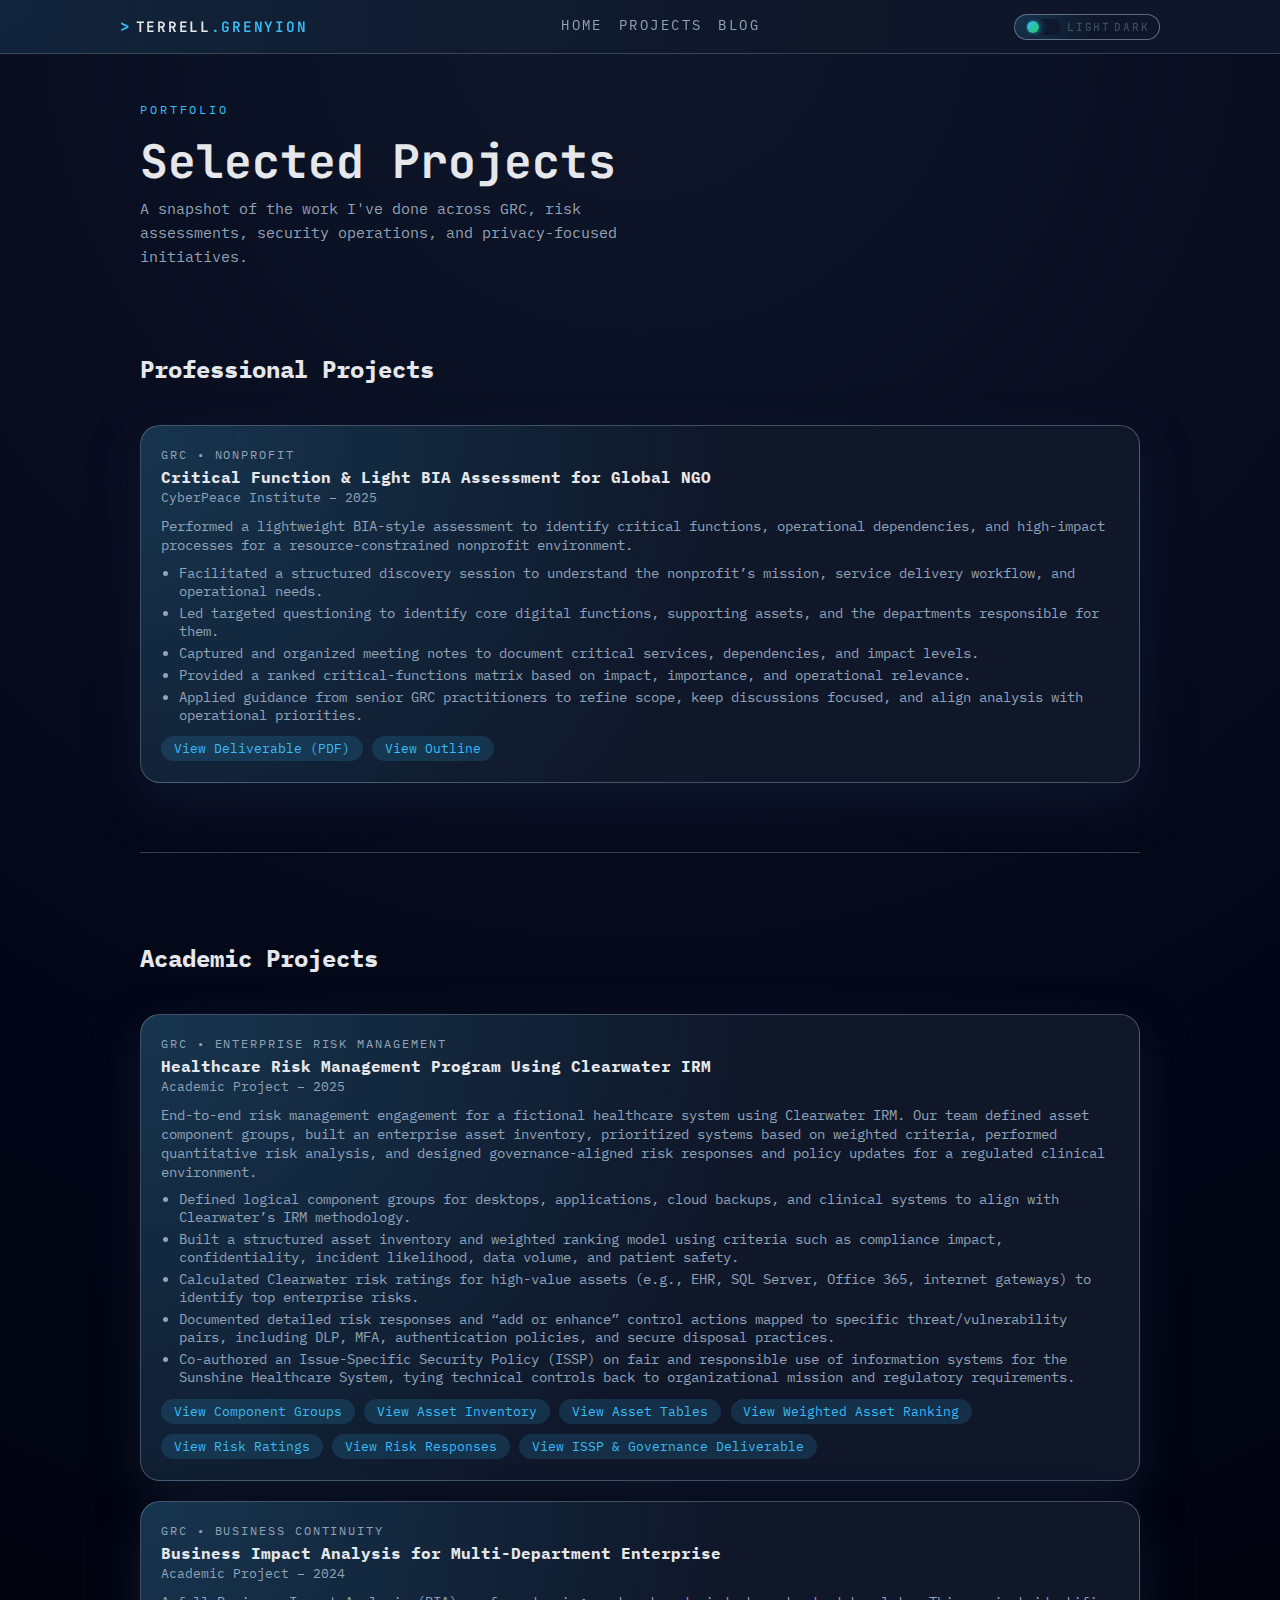
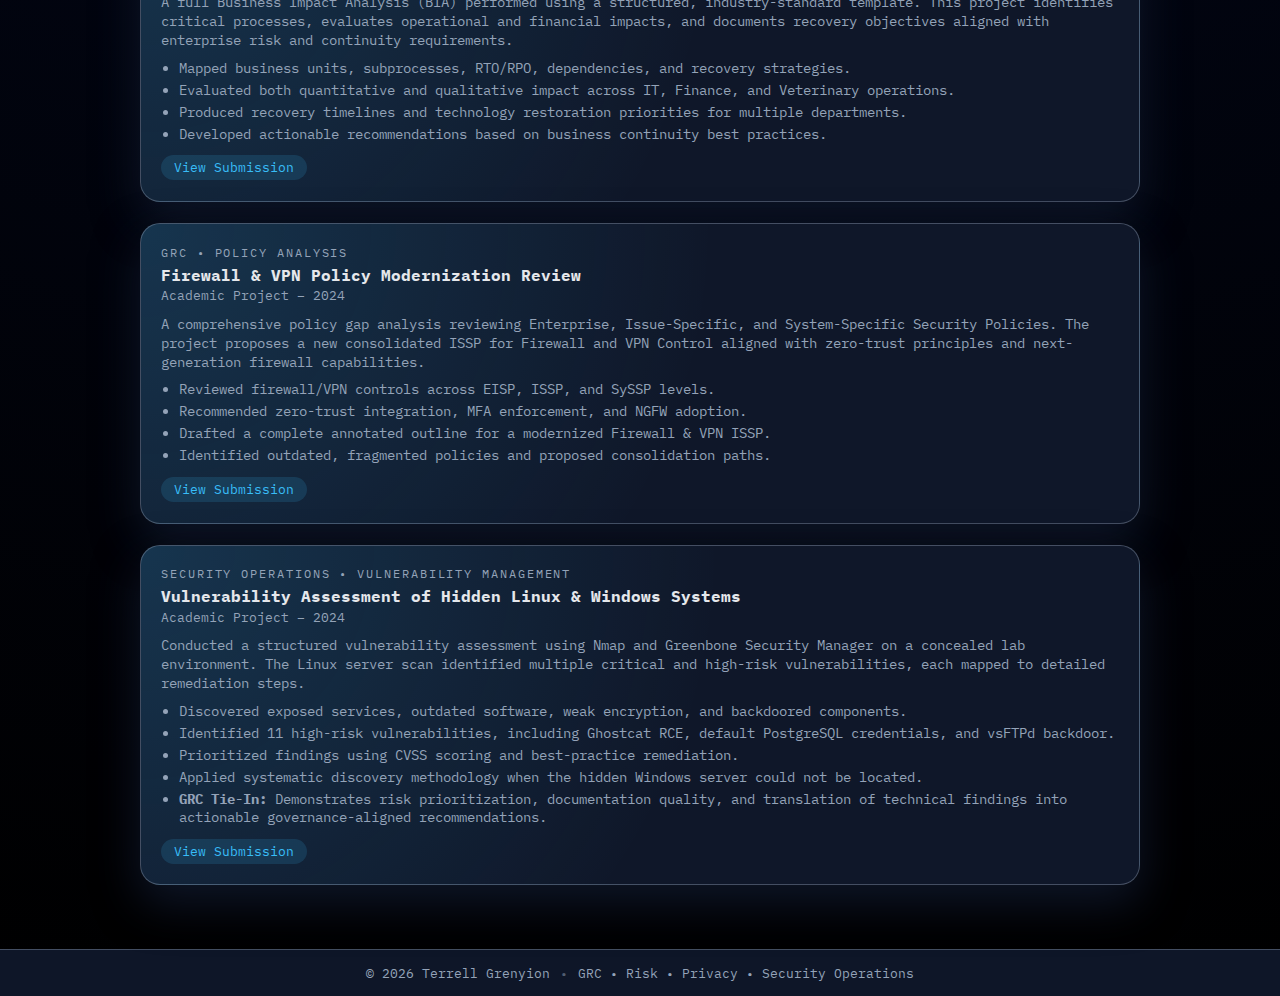
<file: projects/index.html>
<!DOCTYPE html>
<html lang="en">
<head>
  <meta charset="UTF-8" />
  <meta name="viewport" content="width=device-width, initial-scale=1.0" />
  <title>Projects | Terrell Grenyion</title>

  <!-- Same fonts -->
  <link rel="preconnect" href="https://fonts.googleapis.com">
  <link rel="preconnect" href="https://fonts.gstatic.com" crossorigin>
  <link href="https://fonts.googleapis.com/css2?family=IBM+Plex+Mono:wght@300;400;500;600&family=JetBrains+Mono:wght@500;600;700&display=swap" rel="stylesheet">

  <link rel="stylesheet" href="../styles.css" />
    <script>
    (function () {
      const STORAGE_KEY = 'siteTheme';
      const root = document.documentElement;

      function apply(theme) {
        if (theme === 'light') {
          root.classList.add('theme-light');
        } else {
          root.classList.remove('theme-light');
        }
      }

      let stored = null;
      try {
        stored = sessionStorage.getItem(STORAGE_KEY);
      } catch (e) {
        stored = null;
      }

      if (stored === 'light' || stored === 'dark') {
        apply(stored);
      } else {
        // default to dark
        apply('dark');
      }

      window.__setTheme = function (theme) {
        apply(theme);
        try {
          sessionStorage.setItem(STORAGE_KEY, theme);
        } catch (e) {}
      };

      window.__toggleTheme = function () {
        const isLight = !root.classList.contains('theme-light');
        window.__setTheme(isLight ? 'light' : 'dark');
      };
    })();
  </script>

</head>
<body>
  <header class="site-header">
  <div class="container header-inner">
    <div class="logo-mark">
      <span class="logo-symbol">&gt;</span>
      <span class="logo-text">Terrell<span class="accent">.GRENYION</span></span>
    </div>

    <nav class="main-nav">
      <a href="/" class="nav-link">Home</a>
      <a href="/projects" class="nav-link">Projects</a>
      <a href="/blog" class="nav-link">Blog</a>
    </nav>

    <button class="theme-toggle" type="button" aria-label="Toggle color theme">
      <span class="theme-toggle-track">
        <span class="theme-toggle-thumb"></span>
      </span>
      <span class="theme-toggle-label">
        <span class="theme-toggle-label-light">LIGHT</span>
        <span class="theme-toggle-label-dark">DARK</span>
      </span>
    </button>
  </div>
</header>



  <main>
    <section class="hero hero-compact">
      <div class="container">
        <p class="hero-kicker">PORTFOLIO</p>
        <h1 class="hero-title">Selected Projects</h1>
        <p class="hero-subtitle">
          A snapshot of the work I've done across GRC, risk assessments, security operations, and privacy-focused initiatives.
        </p>
      </div>
    </section>

    <section class="section">
      <div class="container">
        <div class="projects-grid">

          <!-- Professional Projects Header -->
          <h2 class="section-subheader">Professional Projects</h2>

          <!-- Professional Project Card 1 -->
          <article class="project-card">
            <div class="project-tag">GRC • Nonprofit</div>
            <h2 class="project-title">Critical Function & Light BIA Assessment for Global NGO</h2>
            <p class="project-meta">CyberPeace Institute – 2025</p>
            <p class="project-summary">
              Performed a lightweight BIA-style assessment to identify critical functions, operational dependencies, 
              and high-impact processes for a resource-constrained nonprofit environment.
            </p>
            <ul class="project-bullets">
              <li>Facilitated a structured discovery session to understand the nonprofit’s mission, service delivery workflow, and operational needs.</li>
              <li>Led targeted questioning to identify core digital functions, supporting assets, and the departments responsible for them.</li>
              <li>Captured and organized meeting notes to document critical services, dependencies, and impact levels.</li>
              <li>Provided a ranked critical-functions matrix based on impact, importance, and operational relevance.</li>
              <li>Applied guidance from senior GRC practitioners to refine scope, keep discussions focused, and align analysis with operational priorities.</li>
            </ul>
            <div class="project-links">
              <a href="https://github.com/prollytrell/rell-portfolio-deliverables/raw/main/Nonprofit_Client_Critical_Functions_Anonymized.pdf" class="project-link" target="_blank" rel="noopener noreferrer">View Deliverable (PDF)</a>
              <a href="https://github.com/prollytrell/rell-portfolio-deliverables/raw/main/NonProfit%20Critical%20Functions%20Meeting%20Outline.pdf" class="project-link" target="_blank" rel="noopener noreferrer">View Outline</a>
            </div>
          </article>
          <hr class="section-divider" />

          <!-- Academic Projects Header -->
          <h2 class="section-subheader">Academic Projects</h2>

          <!-- Academic Project Card 0: Healthcare Risk Management with Clearwater IRM -->
          <article class="project-card">
            <div class="project-tag">GRC • Enterprise Risk Management</div>
            <h2 class="project-title">Healthcare Risk Management Program Using Clearwater IRM</h2>
            <p class="project-meta">Academic Project – 2025</p>
            <p class="project-summary">
              End-to-end risk management engagement for a fictional healthcare system using Clearwater IRM. Our team defined asset component groups, built an enterprise asset inventory, prioritized systems based on weighted criteria, performed quantitative risk analysis, and designed governance-aligned risk responses and policy updates for a regulated clinical environment.
            </p>
            <ul class="project-bullets">
              <li>Defined logical component groups for desktops, applications, cloud backups, and clinical systems to align with Clearwater’s IRM methodology.</li>
              <li>Built a structured asset inventory and weighted ranking model using criteria such as compliance impact, confidentiality, incident likelihood, data volume, and patient safety.</li>
              <li>Calculated Clearwater risk ratings for high-value assets (e.g., EHR, SQL Server, Office 365, internet gateways) to identify top enterprise risks.</li>
              <li>Documented detailed risk responses and “add or enhance” control actions mapped to specific threat/vulnerability pairs, including DLP, MFA, authentication policies, and secure disposal practices.</li>
              <li>Co-authored an Issue-Specific Security Policy (ISSP) on fair and responsible use of information systems for the Sunshine Healthcare System, tying technical controls back to organizational mission and regulatory requirements.</li>
            </ul>
            <div class="project-links">
              <a href="https://github.com/prollytrell/rell-portfolio-deliverables/raw/main/IS7310_F25_Group7_component_groups.pdf" class="project-link" target="_blank" rel="noopener noreferrer">View Component Groups</a>
              <a href="https://github.com/prollytrell/rell-portfolio-deliverables/raw/main/IS7310_F25_Group7_assest_inventory.pdf" class="project-link" target="_blank" rel="noopener noreferrer">View Asset Inventory</a>
              <a href="https://github.com/prollytrell/rell-portfolio-deliverables/raw/main/IS7310-F25_Group7_asset_tables.pdf" class="project-link" target="_blank" rel="noopener noreferrer">View Asset Tables</a>
              <a href="https://github.com/prollytrell/rell-portfolio-deliverables/raw/main/IS7310-F25_7_weighted_table.pdf" class="project-link" target="_blank" rel="noopener noreferrer">View Weighted Asset Ranking</a>
              <a href="https://github.com/prollytrell/rell-portfolio-deliverables/raw/main/IS7310_F25_Group7_risk_rating.pdf" class="project-link" target="_blank" rel="noopener noreferrer">View Risk Ratings</a>
              <a href="https://github.com/prollytrell/rell-portfolio-deliverables/raw/main/IS7310_F25_Group7_risk_response.pdf" class="project-link" target="_blank" rel="noopener noreferrer">View Risk Responses</a>
              <a href="https://github.com/prollytrell/rell-portfolio-deliverables/raw/main/Final%20Draft%20(7).pdf" class="project-link" target="_blank" rel="noopener noreferrer">View ISSP &amp; Governance Deliverable</a>
            </div>
          </article>

          <!-- Academic Project Card 1: BIA -->
          <article class="project-card">
            <div class="project-tag">GRC • Business Continuity</div>
            <h2 class="project-title">Business Impact Analysis for Multi-Department Enterprise</h2>
            <p class="project-meta">Academic Project – 2024</p>
            <p class="project-summary">
              A full Business Impact Analysis (BIA) performed using a structured, industry-standard template. This project identifies critical processes, evaluates operational and financial impacts, and documents recovery objectives aligned with enterprise risk and continuity requirements.
            </p>
            <ul class="project-bullets">
              <li>Mapped business units, subprocesses, RTO/RPO, dependencies, and recovery strategies.</li>
              <li>Evaluated both quantitative and qualitative impact across IT, Finance, and Veterinary operations.</li>
              <li>Produced recovery timelines and technology restoration priorities for multiple departments.</li>
              <li>Developed actionable recommendations based on business continuity best practices.</li>
            </ul>
            <div class="project-links">
              <a href="https://github.com/prollytrell/rell-portfolio-deliverables/raw/main/HW2%20-%20Business%20Impact%20Analysis%20-%20Trell%20Grenyion.pdf" class="project-link" target="_blank" rel="noopener noreferrer">View Submission</a>
            </div>
          </article>

          <!-- Academic Project Card 2: Firewall/VPN ISSP Review -->
          <article class="project-card">
            <div class="project-tag">GRC • Policy Analysis</div>
            <h2 class="project-title">Firewall & VPN Policy Modernization Review</h2>
            <p class="project-meta">Academic Project – 2024</p>
            <p class="project-summary">
              A comprehensive policy gap analysis reviewing Enterprise, Issue-Specific, and System-Specific Security Policies. The project proposes a new consolidated ISSP for Firewall and VPN Control aligned with zero-trust principles and next-generation firewall capabilities.
            </p>
            <ul class="project-bullets">
              <li>Reviewed firewall/VPN controls across EISP, ISSP, and SySSP levels.</li>
              <li>Recommended zero-trust integration, MFA enforcement, and NGFW adoption.</li>
              <li>Drafted a complete annotated outline for a modernized Firewall & VPN ISSP.</li>
              <li>Identified outdated, fragmented policies and proposed consolidation paths.</li>
            </ul>
            <div class="project-links">
              <a href="https://github.com/prollytrell/rell-portfolio-deliverables/raw/main/M01D%20-%20Policy%20Review%20Report%20-%20Trell%20Grenyion.pdf" class="project-link" target="_blank" rel="noopener noreferrer">View Submission</a>
            </div>
          </article>

          <!-- Academic Project Card 3: Vulnerability Assessment -->
          <article class="project-card">
            <div class="project-tag">Security Operations • Vulnerability Management</div>
            <h2 class="project-title">Vulnerability Assessment of Hidden Linux & Windows Systems</h2>
            <p class="project-meta">Academic Project – 2024</p>
            <p class="project-summary">
              Conducted a structured vulnerability assessment using Nmap and Greenbone Security Manager on a concealed lab environment. The Linux server scan identified multiple critical and high-risk vulnerabilities, each mapped to detailed remediation steps.
            </p>
            <ul class="project-bullets">
              <li>Discovered exposed services, outdated software, weak encryption, and backdoored components.</li>
              <li>Identified 11 high-risk vulnerabilities, including Ghostcat RCE, default PostgreSQL credentials, and vsFTPd backdoor.</li>
              <li>Prioritized findings using CVSS scoring and best-practice remediation.</li>
              <li>Applied systematic discovery methodology when the hidden Windows server could not be located.</li>
              <li><strong>GRC Tie-In:</strong> Demonstrates risk prioritization, documentation quality, and translation of technical findings into actionable governance-aligned recommendations.</li>
            </ul>
            <div class="project-links">
              <a href="https://github.com/prollytrell/rell-portfolio-deliverables/raw/main/4220%20Vulnerability%20Assessment%20Final%20-%20Trell%20Grenyion.pdf" class="project-link" target="_blank" rel="noopener noreferrer">View Submission</a>
            </div>
          </article>

        </div>
      </div>
    </section>
  </main>

  <footer class="site-footer">
    <div class="container footer-inner">
      <span>&copy; <span id="year"></span> Terrell Grenyion</span>
      <span class="divider">•</span>
      <span>GRC • Risk • Privacy • Security Operations</span>
    </div>
  </footer>

  <script>
  document.getElementById('year').textContent = new Date().getFullYear();
</script>
<script>
  (function () {
    const toggle = document.querySelector('.theme-toggle');
    if (!toggle) return;

    toggle.addEventListener('click', function () {
      if (typeof window.__toggleTheme === 'function') {
        window.__toggleTheme();
      }
    });
  })();
</script>
</body>
</html>
</file>
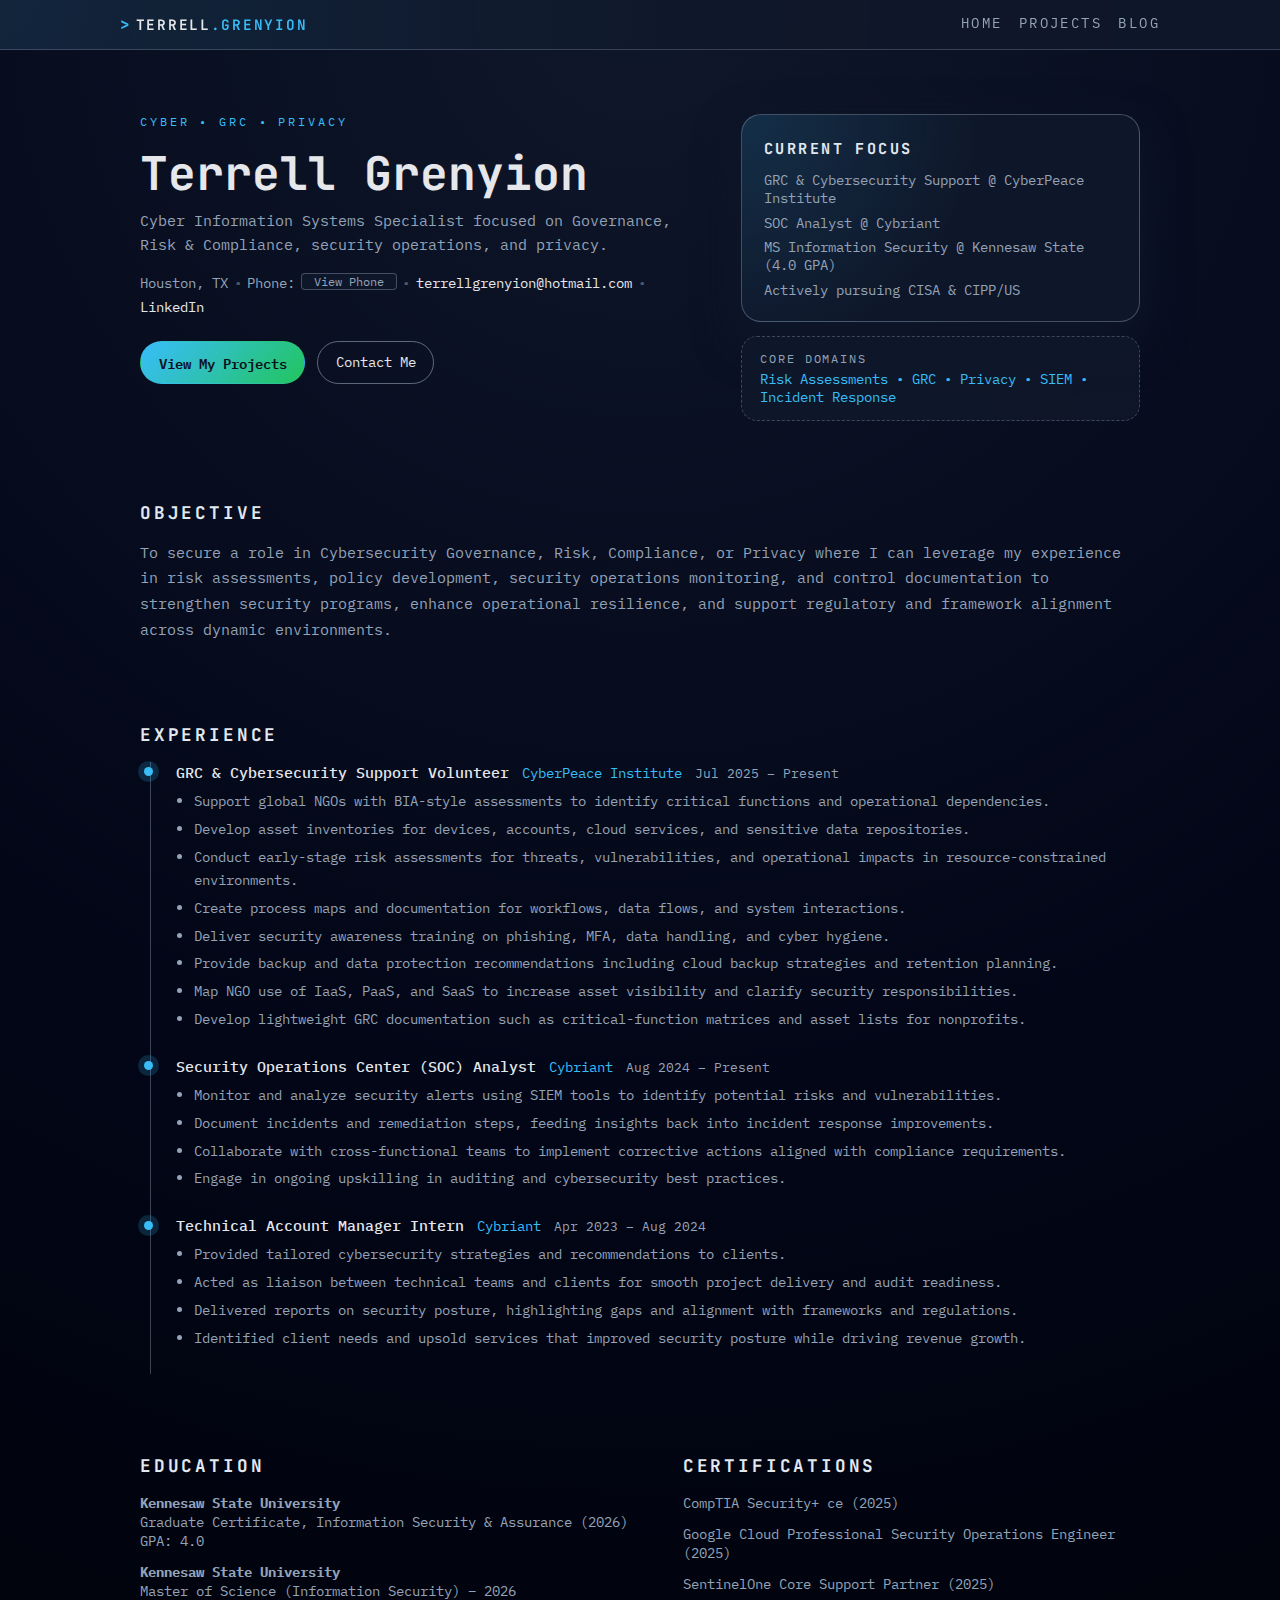
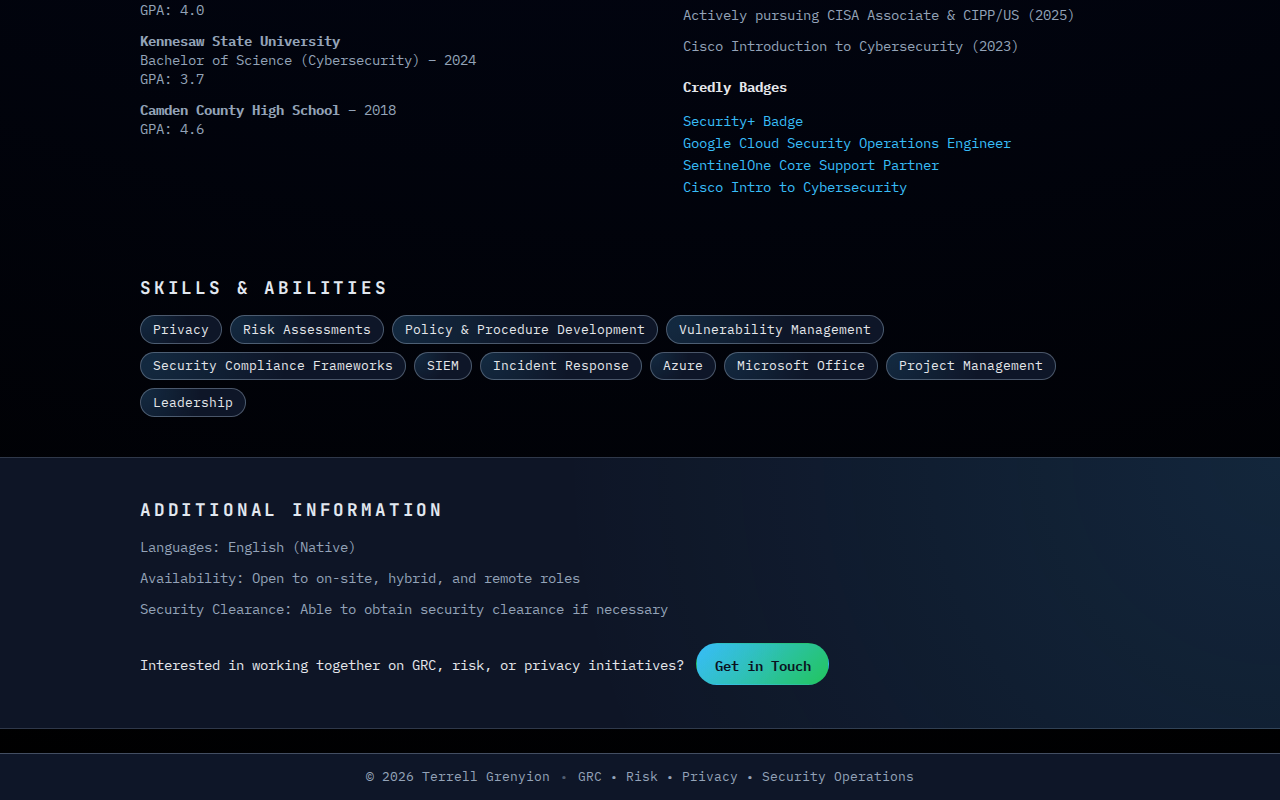
<file: rell-portfolio/index.html>
<!DOCTYPE html>
<html lang="en">
<head>
  <meta charset="UTF-8" />
  <meta name="viewport" content="width=device-width, initial-scale=1.0" />
  <title>Terrell Grenyion | GRC • Risk • Privacy</title>

  <!-- Fonts: JetBrains Mono (headings), IBM Plex Mono (body) -->
  <link rel="preconnect" href="https://fonts.googleapis.com">
  <link rel="preconnect" href="https://fonts.gstatic.com" crossorigin>
  <link href="https://fonts.googleapis.com/css2?family=IBM+Plex+Mono:wght@300;400;500;600&family=JetBrains+Mono:wght@500;600;700&display=swap" rel="stylesheet">

  <link rel="stylesheet" href="styles.css" />
  <link rel="icon" type="image/svg+xml" href="favicon.svg">
  <link rel="icon" type="image/png" href="favicon.png">
  <link rel="icon" type="image/x-icon" href="favicon.ico">

</head>
<body>
  <!-- Top nav -->
  <header class="site-header">
    <div class="container header-inner">
      <div class="logo-mark">
        <span class="logo-symbol">&gt;</span>
        <span class="logo-text">Terrell<span class="accent">.GRENYION</span></span>
      </div>
      <nav class="main-nav">
       <a href="index.html" class="nav-link">Home</a>
       <a href="projects.html" class="nav-link">Projects</a>
       <a href="blog.html" class="nav-link">Blog</a>
      </nav>

    </div>
  </header>

  <!-- Hero / Intro -->
  <main>
    <section class="hero">
      <div class="container hero-grid">
        <div class="hero-text">
          <p class="hero-kicker">CYBER • GRC • PRIVACY</p>
          <h1 class="hero-title">Terrell Grenyion</h1>
          <p class="hero-subtitle">
            Cyber Information Systems Specialist focused on Governance, Risk & Compliance, 
            security operations, and privacy.
          </p>
          <div class="hero-meta">
  	   <span>Houston, TX</span>
  	   <span class="divider">•</span>

  	   <span>Phone:</span>
  	   <span class="phone-hover-wrapper">
    	     <span class="phone-number" data-text="561-876-7766">561-876-7766</span>
    	     <span class="phone-cover">View Phone</span>
  	   </span>

  	   <span class="divider">•</span>
  	   <a href="mailto:terrellgrenyion@hotmail.com">terrellgrenyion@hotmail.com</a>
 	   <span class="divider">•</span>
  	   <a href="https://www.linkedin.com/in/terrell-grenyion" target="_blank" rel="noopener noreferrer">LinkedIn</a>
	  </div>

          <div class="hero-actions">
            <a href="projects.html" class="btn primary-btn">View My Projects</a>
            <a href="mailto:terrellgrenyion@hotmail.com" class="btn ghost-btn">Contact Me</a>
          </div>
        </div>
        <div class="hero-panel">
          <div class="status-card">
            <h2 class="status-title">Current Focus</h2>
            <ul class="status-list">
              <li>GRC & Cybersecurity Support @ CyberPeace Institute</li>
              <li>SOC Analyst @ Cybriant</li>
              <li>MS Information Security @ Kennesaw State (4.0 GPA)</li>
              <li>Actively pursuing CISA & CIPP/US</li>
            </ul>
          </div>
          <div class="badge-card">
            <p class="badge-label">Core Domains</p>
            <p class="badge-tags">Risk Assessments • GRC • Privacy • SIEM • Incident Response</p>
          </div>
        </div>
      </div>
    </section>

    <!-- Objective -->
    <section class="section">
      <div class="container">
        <h2 class="section-title">Objective</h2>
        <p class="section-body">
          To secure a role in Cybersecurity Governance, Risk, Compliance, or Privacy where I can leverage my
          experience in risk assessments, policy development, security operations monitoring, and control
          documentation to strengthen security programs, enhance operational resilience, and support regulatory
          and framework alignment across dynamic environments.
        </p>
      </div>
    </section>

    <!-- Experience -->
    <section class="section">
      <div class="container">
        <h2 class="section-title">Experience</h2>

        <div class="timeline">
          <!-- CyberPeace Institute -->
          <article class="timeline-item">
            <div class="timeline-header">
              <h3 class="item-title">GRC & Cybersecurity Support Volunteer</h3>
              <span class="item-org">CyberPeace Institute</span>
              <span class="item-dates">Jul 2025 – Present</span>
            </div>
            <ul class="item-list">
              <li>Support global NGOs with BIA-style assessments to identify critical functions and operational dependencies.</li>
              <li>Develop asset inventories for devices, accounts, cloud services, and sensitive data repositories.</li>
              <li>Conduct early-stage risk assessments for threats, vulnerabilities, and operational impacts in resource-constrained environments.</li>
              <li>Create process maps and documentation for workflows, data flows, and system interactions.</li>
              <li>Deliver security awareness training on phishing, MFA, data handling, and cyber hygiene.</li>
              <li>Provide backup and data protection recommendations including cloud backup strategies and retention planning.</li>
              <li>Map NGO use of IaaS, PaaS, and SaaS to increase asset visibility and clarify security responsibilities.</li>
              <li>Develop lightweight GRC documentation such as critical-function matrices and asset lists for nonprofits.</li>
            </ul>
          </article>

          <!-- Cybriant SOC -->
          <article class="timeline-item">
            <div class="timeline-header">
              <h3 class="item-title">Security Operations Center (SOC) Analyst</h3>
              <span class="item-org">Cybriant</span>
              <span class="item-dates">Aug 2024 – Present</span>
            </div>
            <ul class="item-list">
              <li>Monitor and analyze security alerts using SIEM tools to identify potential risks and vulnerabilities.</li>
              <li>Document incidents and remediation steps, feeding insights back into incident response improvements.</li>
              <li>Collaborate with cross-functional teams to implement corrective actions aligned with compliance requirements.</li>
              <li>Engage in ongoing upskilling in auditing and cybersecurity best practices.</li>
            </ul>
          </article>

          <!-- Cybriant TAM -->
          <article class="timeline-item">
            <div class="timeline-header">
              <h3 class="item-title">Technical Account Manager Intern</h3>
              <span class="item-org">Cybriant</span>
              <span class="item-dates">Apr 2023 – Aug 2024</span>
            </div>
            <ul class="item-list">
              <li>Provided tailored cybersecurity strategies and recommendations to clients.</li>
              <li>Acted as liaison between technical teams and clients for smooth project delivery and audit readiness.</li>
              <li>Delivered reports on security posture, highlighting gaps and alignment with frameworks and regulations.</li>
              <li>Identified client needs and upsold services that improved security posture while driving revenue growth.</li>
            </ul>
          </article>
        </div>
      </div>
    </section>

    <!-- Education & Certifications -->
    <section class="section section-grid">
      <div class="container grid-2">
        <!-- Education -->
        <div>
          <h2 class="section-title">Education</h2>
          <ul class="info-list">
            <li>
              <strong>Kennesaw State University</strong><br />
              Graduate Certificate, Information Security & Assurance (2026)<br />
              <span class="muted">GPA: 4.0</span>
            </li>
            <li>
              <strong>Kennesaw State University</strong><br />
              Master of Science (Information Security) – 2026<br />
              <span class="muted">GPA: 4.0</span>
            </li>
            <li>
              <strong>Kennesaw State University</strong><br />
              Bachelor of Science (Cybersecurity) – 2024<br />
              <span class="muted">GPA: 3.7</span>
            </li>
            <li>
              <strong>Camden County High School</strong> – 2018<br />
	      <span class="muted">GPA: 4.6</span>
            </li>
          </ul>
        </div>

        <!-- Certifications -->
        <div>
          <h2 class="section-title">Certifications</h2>
          <ul class="info-list">
            <li>CompTIA Security+ ce (2025)</li>
            <li>Google Cloud Professional Security Operations Engineer (2025)</li>
            <li>SentinelOne Core Support Partner (2025)</li>
            <li>Actively pursuing CISA Associate & CIPP/US (2025)</li>
            <li>Cisco Introduction to Cybersecurity (2023)</li>
          </ul>

          <h3 class="subheading">Credly Badges</h3>
          <ul class="links-list">
            <li><a href="https://www.credly.com/badges/a23738ab-e1ae-4cc1-97af-3e557962abbd/linked_in_profile" target="_blank" rel="noopener noreferrer">Security+ Badge</a></li>
            <li><a href="https://www.credly.com/badges/b6265b3b-4f48-4069-8cb1-8df2fa992119/linked_in_profile" target="_blank" rel="noopener noreferrer">Google Cloud Security Operations Engineer</a></li>
            <li><a href="https://www.credly.com/badges/c82be774-e20c-438f-8965-b47cffba00c7/linked_in_profile" target="_blank" rel="noopener noreferrer">SentinelOne Core Support Partner</a></li>
            <li><a href="https://www.credly.com/badges/6c87e776-8252-4031-a0e7-79a564af3632/linked_in_profile" target="_blank" rel="noopener noreferrer">Cisco Intro to Cybersecurity</a></li>
          </ul>
        </div>
      </div>
    </section>

    <!-- Skills -->
    <section class="section">
      <div class="container">
        <h2 class="section-title">Skills & Abilities</h2>
        <div class="pill-grid">
          <span class="pill">Privacy</span>
          <span class="pill">Risk Assessments</span>
          <span class="pill">Policy & Procedure Development</span>
          <span class="pill">Vulnerability Management</span>
          <span class="pill">Security Compliance Frameworks</span>
          <span class="pill">SIEM</span>
          <span class="pill">Incident Response</span>
          <span class="pill">Azure</span>
          <span class="pill">Microsoft Office</span>
          <span class="pill">Project Management</span>
          <span class="pill">Leadership</span>
        </div>
      </div>
    </section>

    <!-- Additional Info / Contact -->
    <section class="section section-alt">
      <div class="container">
        <h2 class="section-title">Additional Information</h2>
        <ul class="info-list">
          <li>Languages: English (Native)</li>
          <li>Availability: Open to on-site, hybrid, and remote roles</li>
          <li>Security Clearance: Able to obtain security clearance if necessary</li>
        </ul>
        <div class="cta-row">
          <p>Interested in working together on GRC, risk, or privacy initiatives?</p>
          <a href="mailto:terrellgrenyion@hotmail.com" class="btn primary-btn">Get in Touch</a>
        </div>
      </div>
    </section>
  </main>

  <footer class="site-footer">
    <div class="container footer-inner">
      <span>&copy; <span id="year"></span> Terrell Grenyion</span>
      <span class="divider">•</span>
      <span>GRC • Risk • Privacy • Security Operations</span>
    </div>
  </footer>

  <script>
    // Set current year in footer
    document.getElementById('year').textContent = new Date().getFullYear();
  </script>
</body>
</html>
</file>
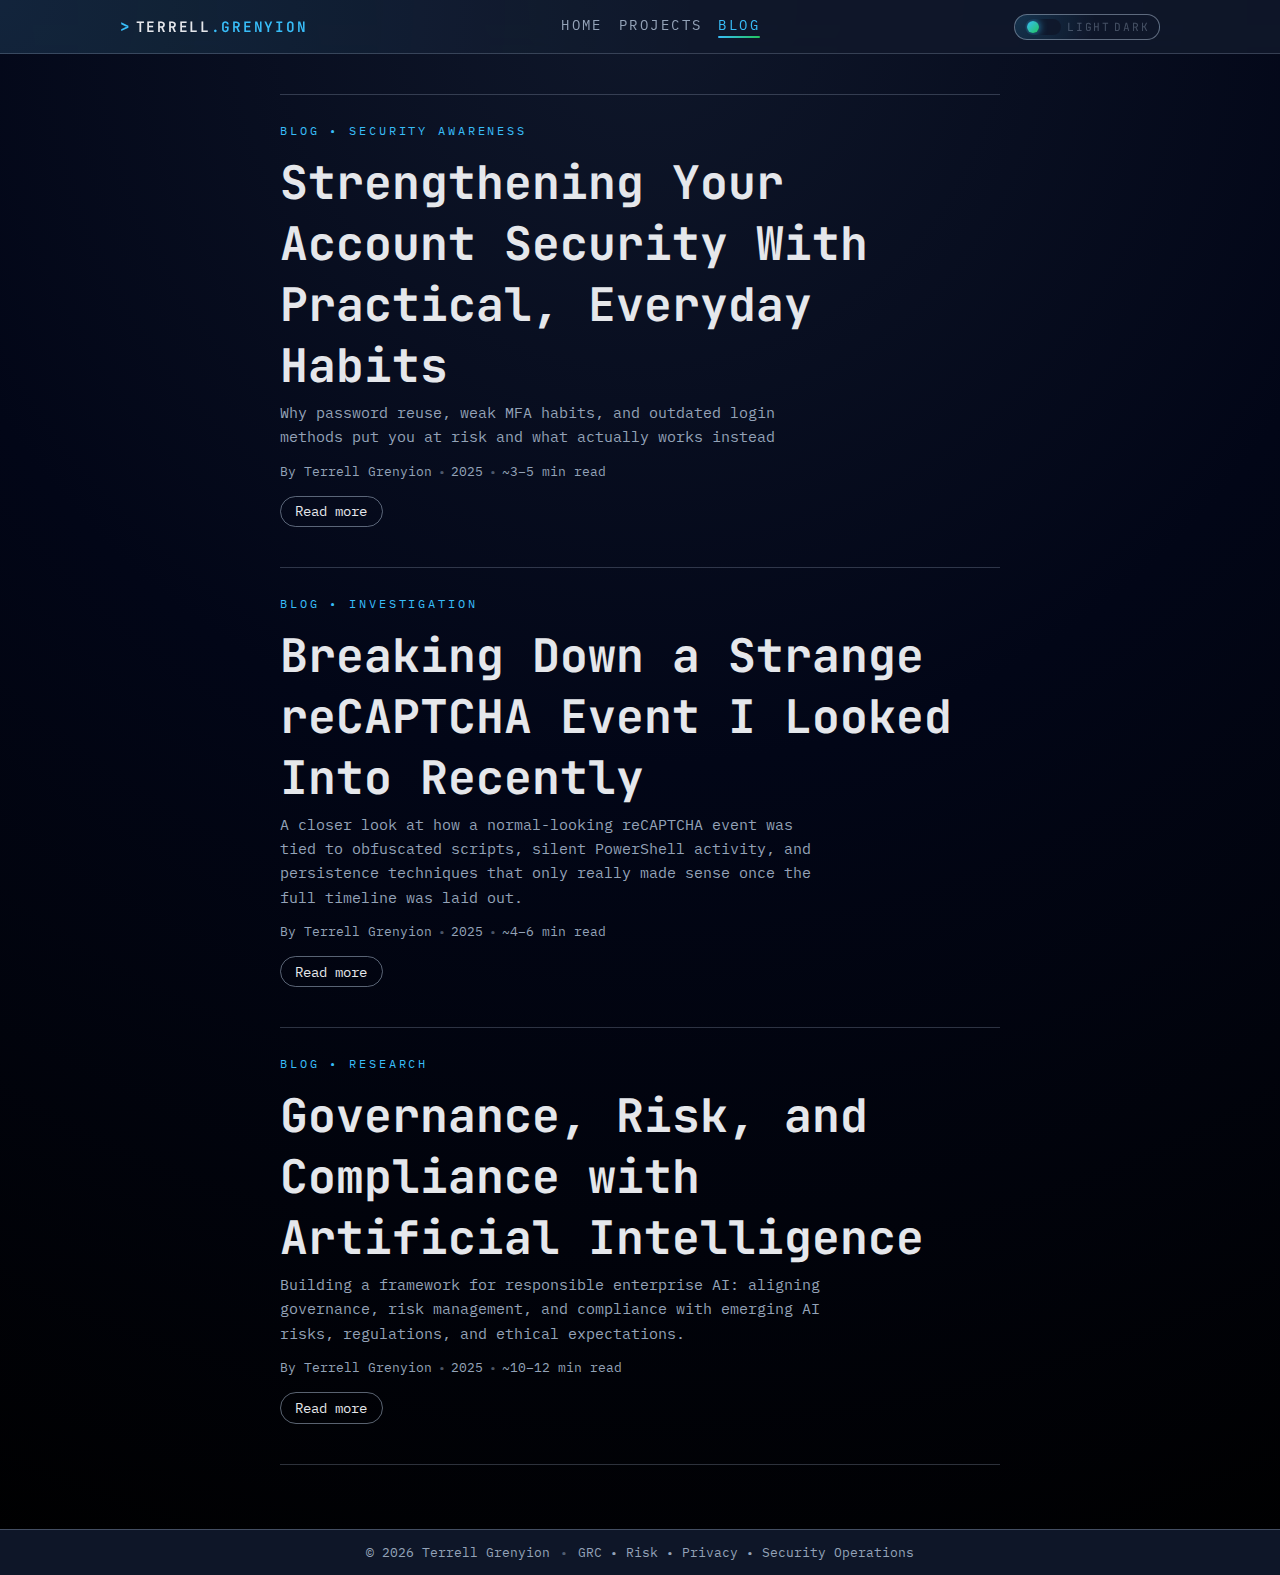
<file: blog.html>
<!DOCTYPE html>
<html lang="en">
<head>
  <meta charset="UTF-8" />
  <meta name="viewport" content="width=device-width, initial-scale=1.0" />
  <title>Blog | Terrell Grenyion</title>

  <!-- Fonts -->
  <link rel="preconnect" href="https://fonts.googleapis.com">
  <link rel="preconnect" href="https://fonts.gstatic.com" crossorigin>
  <link href="https://fonts.googleapis.com/css2?family=IBM+Plex+Mono:wght@300;400;500;600&family=JetBrains+Mono:wght@500;600;700&display=swap" rel="stylesheet">

  <!-- Theme (session-persisted) -->
  <script>
    (function () {
      const STORAGE_KEY = 'siteTheme';
      const root = document.documentElement;

      function apply(theme) {
        if (theme === 'light') root.classList.add('theme-light');
        else root.classList.remove('theme-light');
      }

      let stored = null;
      try { stored = sessionStorage.getItem(STORAGE_KEY); } catch (e) { stored = null; }

      if (stored === 'light' || stored === 'dark') apply(stored);
      else apply('dark');

      window.__setTheme = function (theme) {
        apply(theme);
        try { sessionStorage.setItem(STORAGE_KEY, theme); } catch (e) {}
      };

      window.__toggleTheme = function () {
        const isLight = !root.classList.contains('theme-light');
        window.__setTheme(isLight ? 'light' : 'dark');
      };
    })();
  </script>

  <link rel="stylesheet" href="styles.css" />
</head>
<body>
  <header class="site-header">
    <div class="container header-inner">
      <div class="logo-mark">
        <span class="logo-symbol">&gt;</span>
        <span class="logo-text">Terrell<span class="accent">.GRENYION</span></span>
      </div>

      <nav class="main-nav">
        <a href="index.html" class="nav-link">Home</a>
        <a href="projects.html" class="nav-link">Projects</a>
        <a href="blog.html" class="nav-link active">Blog</a>
      </nav>

      <button class="theme-toggle" type="button" aria-label="Toggle color theme">
        <span class="theme-toggle-track">
          <span class="theme-toggle-thumb"></span>
        </span>
        <span class="theme-toggle-label">
          <span class="theme-toggle-label-light">LIGHT</span>
          <span class="theme-toggle-label-dark">DARK</span>
        </span>
      </button>
    </div>
  </header>

  <main>
    <section class="section">
      <div class="container blog-layout">
        <div class="blog-list">

          <!-- Blog Article 3 -->
          <article class="blog-card">
            <header class="blog-card-header">
              <p class="hero-kicker">BLOG • Security Awareness</p>
              <h1 class="hero-title">Strengthening Your Account Security With Practical, Everyday Habits</h1>
              <p class="hero-subtitle">Why password reuse, weak MFA habits, and outdated login methods put you at risk and what actually works instead</p>

              <div class="blog-meta">
                <span>By Terrell Grenyion</span>
                <span class="divider">•</span>
                <span>2025</span>
                <span class="divider">•</span>
                <span>~3–5 min read</span>
              </div>

              <div class="blog-toggle-row">
                <a class="btn ghost-btn blog-toggle-btn" href="blog/account-security-habits.html">Read more</a>
              </div>
            </header>
          </article>

          <!-- Blog Article 2 -->
          <article class="blog-card">
            <header class="blog-card-header">
              <p class="hero-kicker">BLOG • INVESTIGATION</p>
              <h1 class="hero-title">Breaking Down a Strange reCAPTCHA Event I Looked Into Recently</h1>
              <p class="hero-subtitle">
                A closer look at how a normal-looking reCAPTCHA event was tied to obfuscated scripts, silent PowerShell
                activity, and persistence techniques that only really made sense once the full timeline was laid out.
              </p>

              <div class="blog-meta">
                <span>By Terrell Grenyion</span>
                <span class="divider">•</span>
                <span>2025</span>
                <span class="divider">•</span>
                <span>~4–6 min read</span>
              </div>

              <div class="blog-toggle-row">
                <a class="btn ghost-btn blog-toggle-btn" href="blog/recaptcha-event-breakdown.html">Read more</a>
              </div>
            </header>
          </article>

          <!-- Blog Article 1 -->
          <article class="blog-card">
            <header class="blog-card-header">
              <p class="hero-kicker">BLOG • RESEARCH</p>
              <h1 class="hero-title">Governance, Risk, and Compliance with Artificial Intelligence</h1>
              <p class="hero-subtitle">
                Building a framework for responsible enterprise AI: aligning governance, risk management, and compliance
                with emerging AI risks, regulations, and ethical expectations.
              </p>

              <div class="blog-meta">
                <span>By Terrell Grenyion</span>
                <span class="divider">•</span>
                <span>2025</span>
                <span class="divider">•</span>
                <span>~10–12 min read</span>
              </div>

              <div class="blog-toggle-row">
                <a class="btn ghost-btn blog-toggle-btn" href="blog/grc-ai-whitepaper.html">Read more</a>
              </div>
            </header>
          </article>

        </div>
      </div>
    </section>
  </main>

  <footer class="site-footer">
    <div class="container footer-inner">
      <span>&copy; <span id="year"></span> Terrell Grenyion</span>
      <span class="divider">•</span>
      <span>GRC • Risk • Privacy • Security Operations</span>
    </div>
  </footer>

  <script>
    // Footer year
    const yearEl = document.getElementById("year");
    if (yearEl) yearEl.textContent = new Date().getFullYear();

    // Theme toggle
    (function () {
      const toggle = document.querySelector('.theme-toggle');
      if (!toggle) return;
      toggle.addEventListener('click', function () {
        if (typeof window.__toggleTheme === 'function') window.__toggleTheme();
      });
    })();
  </script>
</body>
</html>
</file>
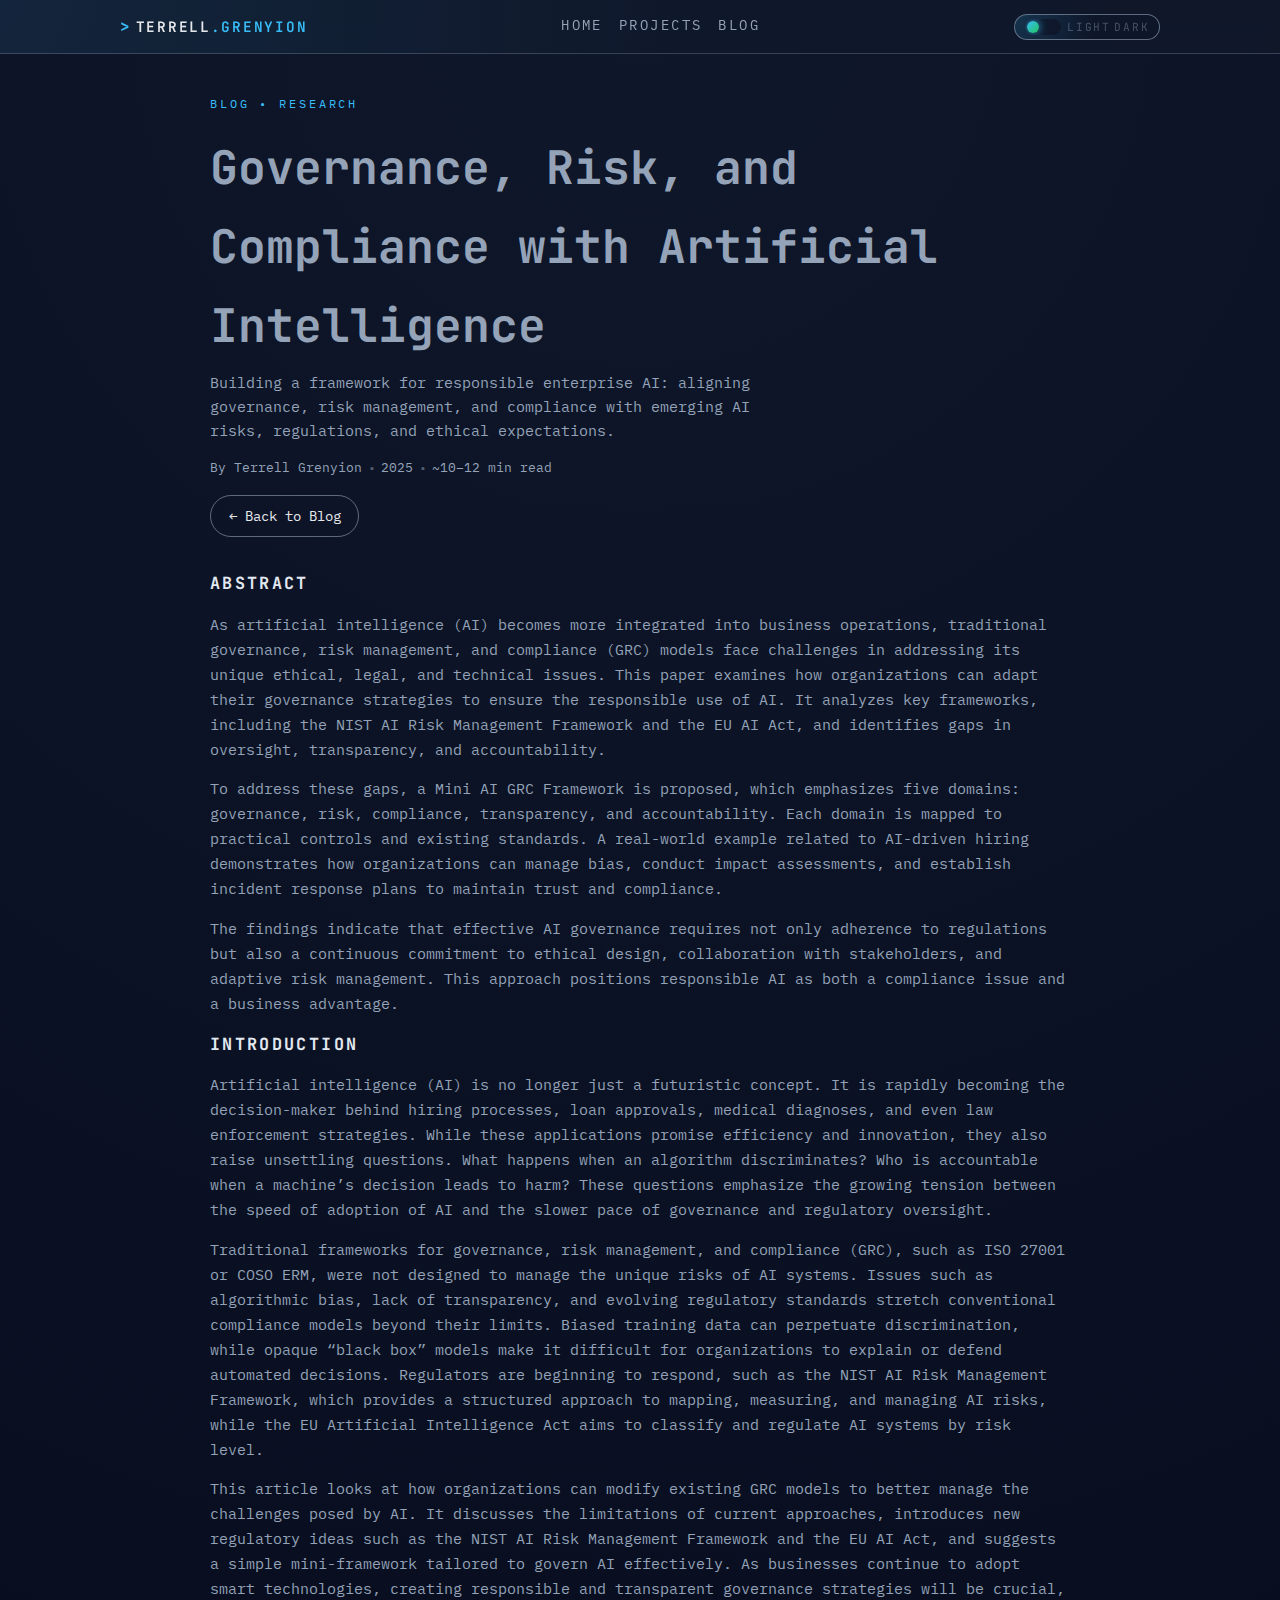
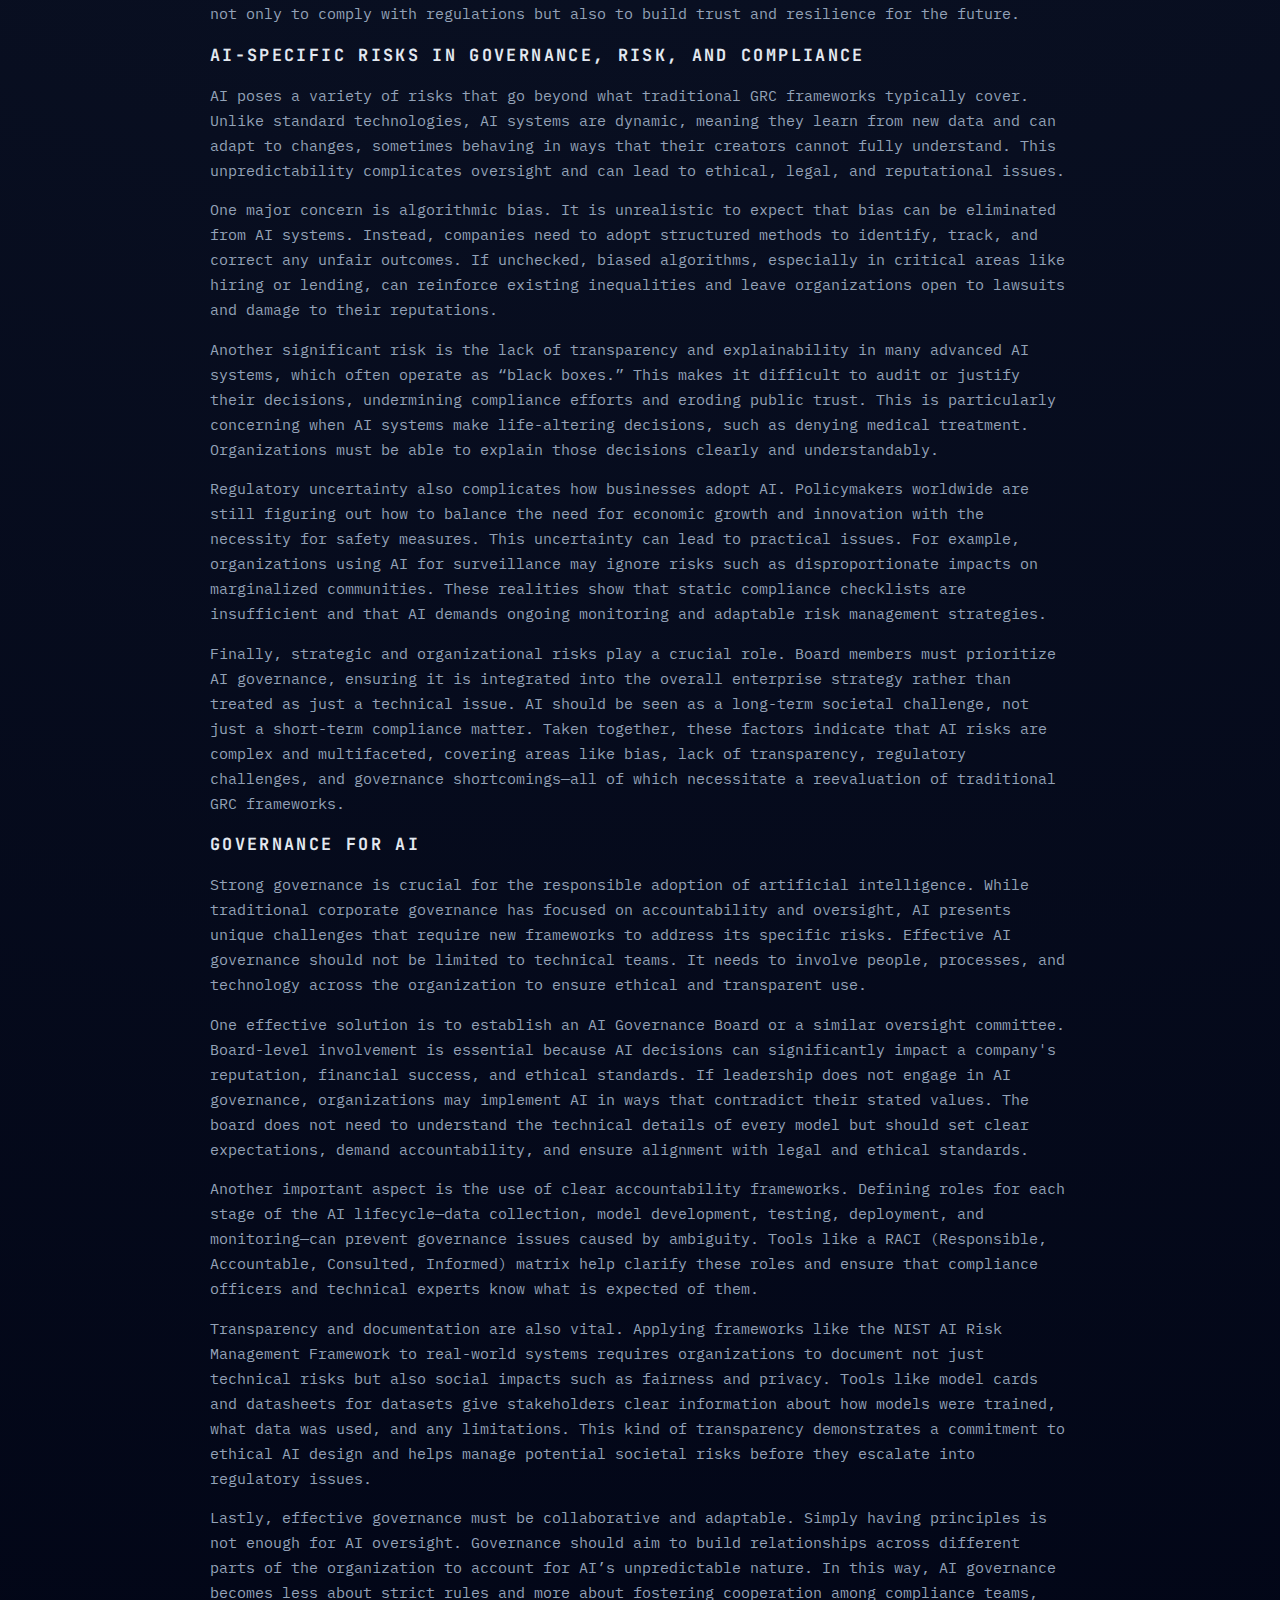
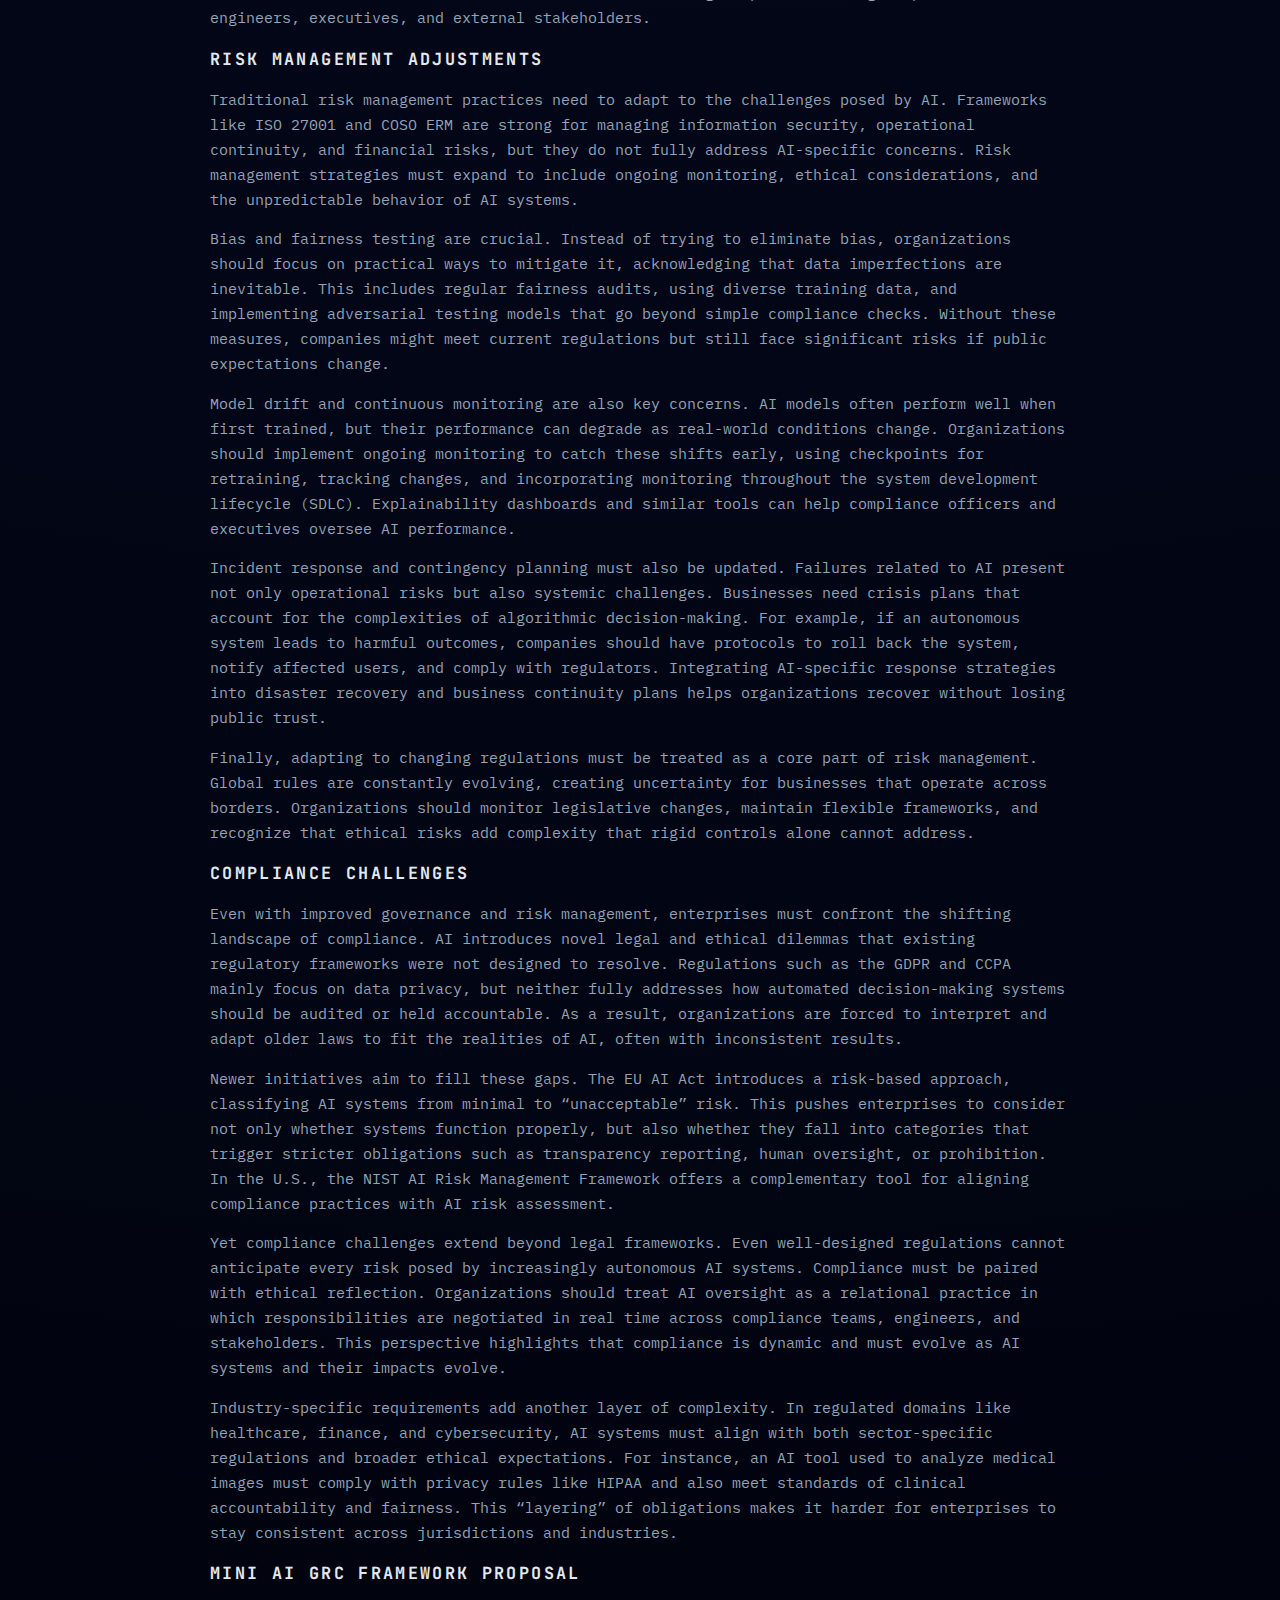
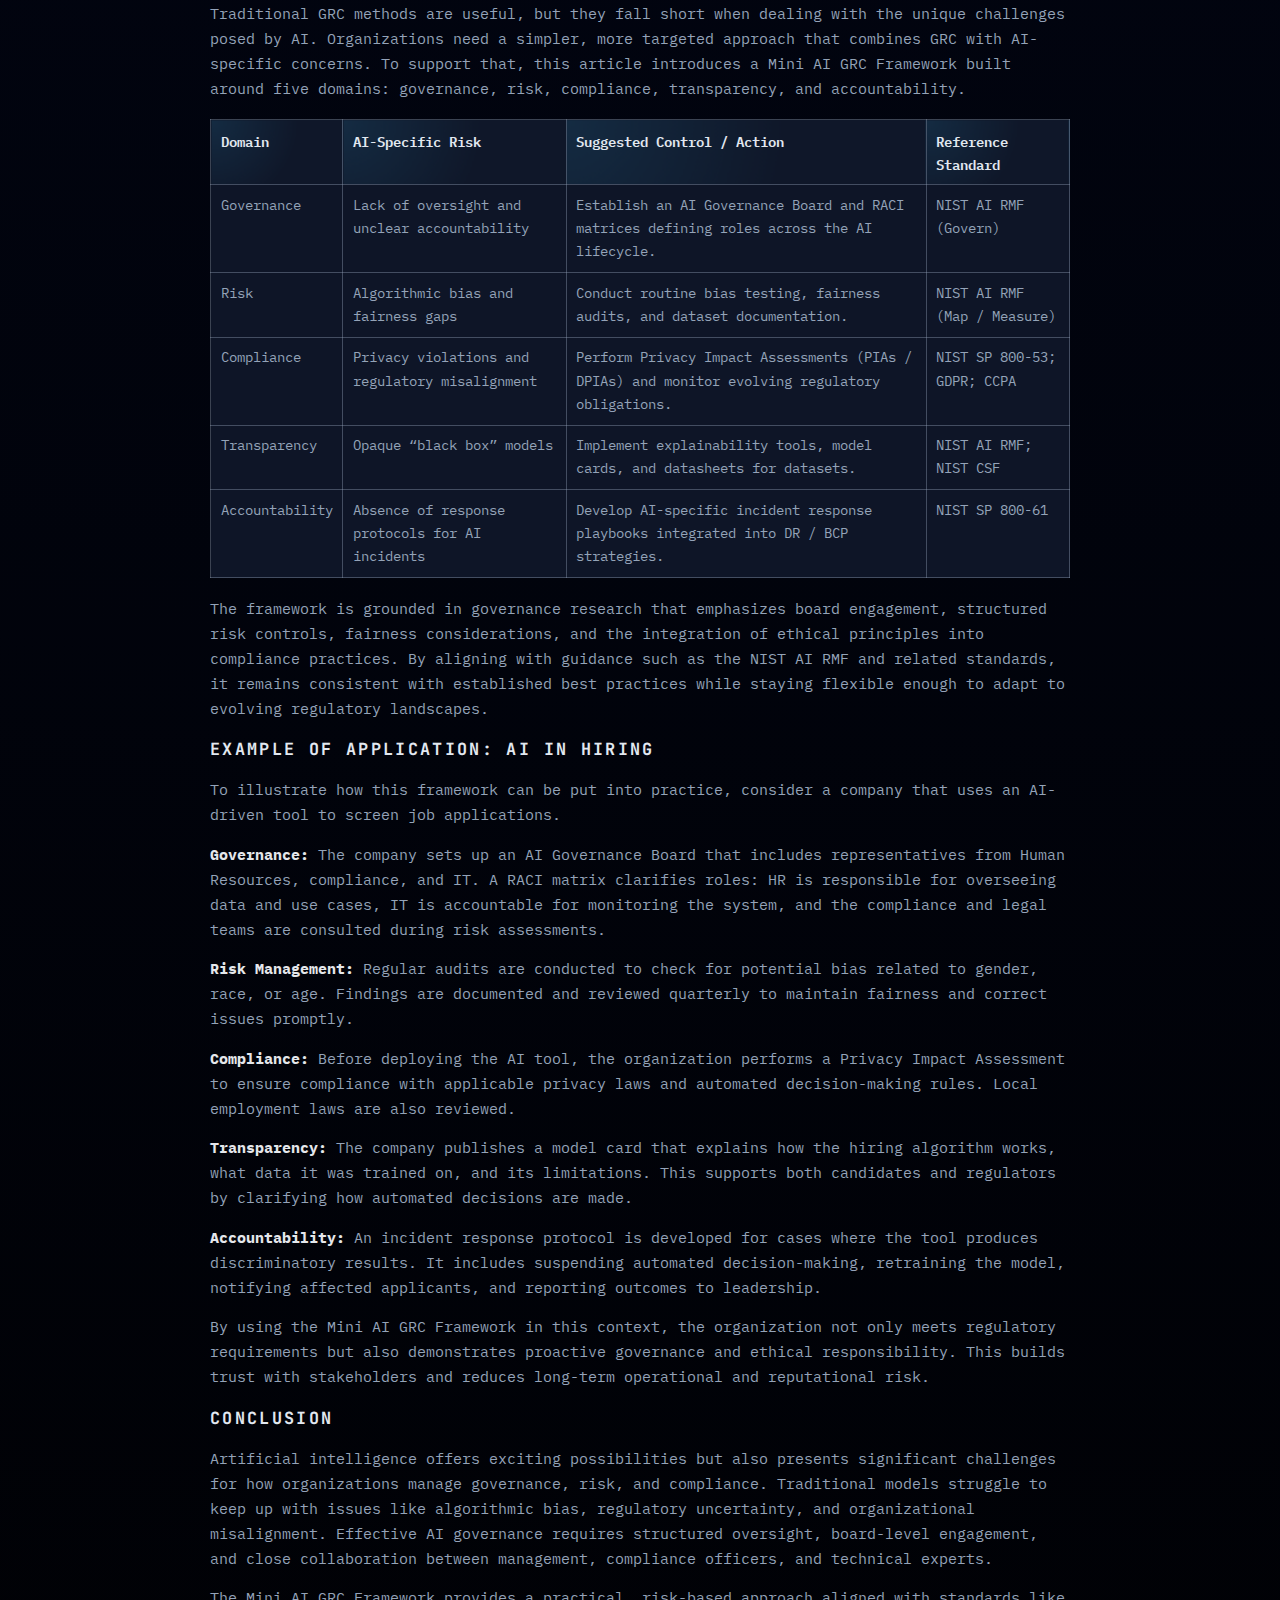
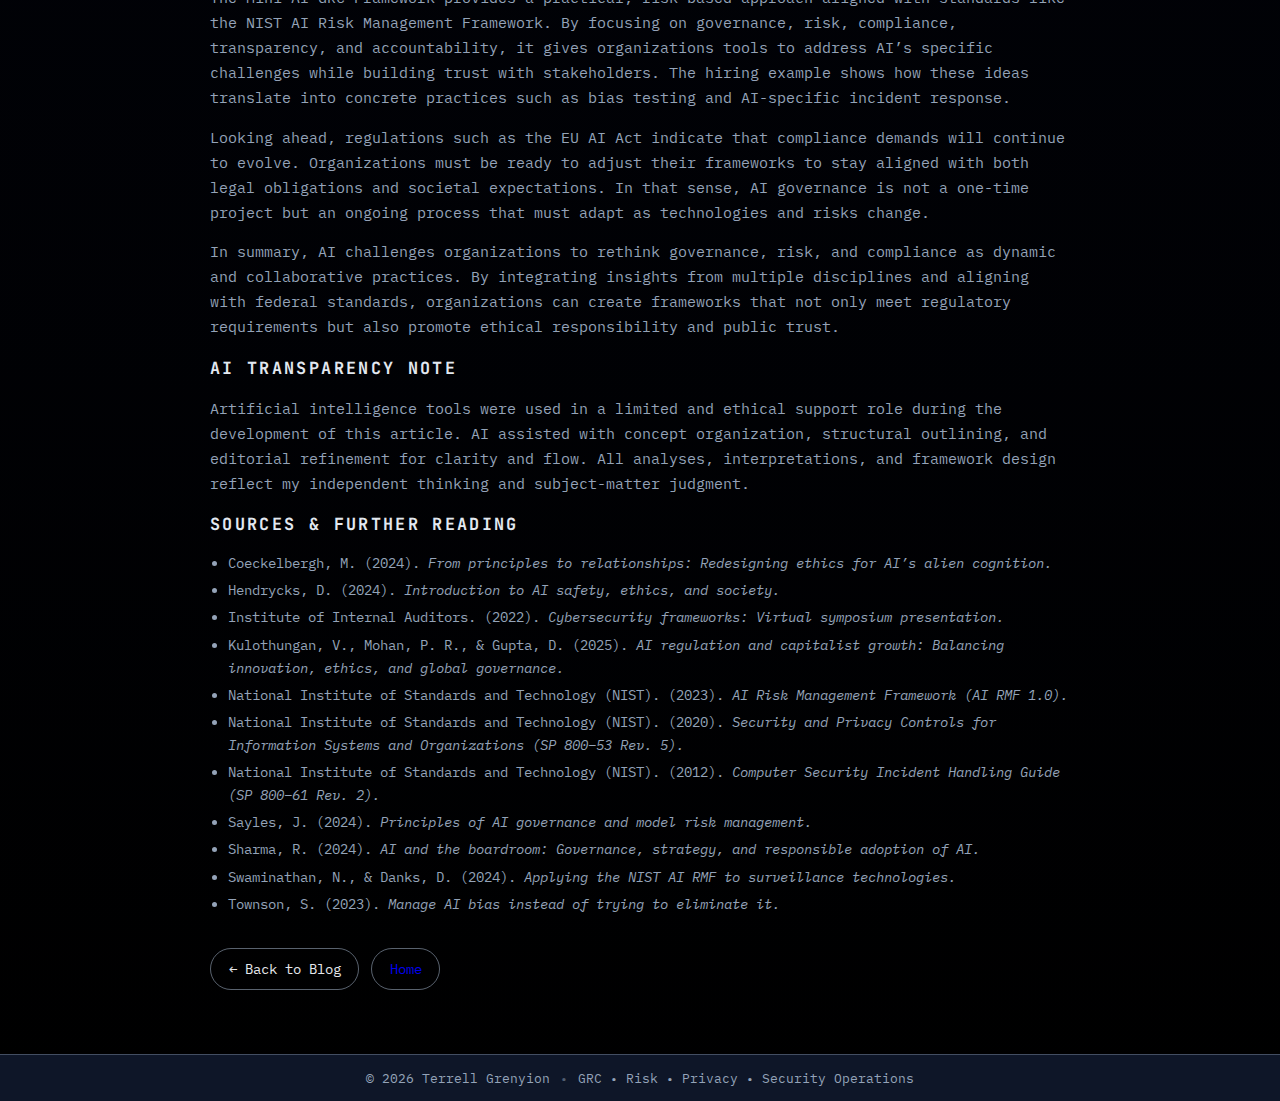
<file: grc-ai-whitepaper.html>
<!DOCTYPE html>
<html lang="en">
<head>
  <meta charset="UTF-8" />
  <meta name="viewport" content="width=device-width, initial-scale=1.0" />
  <title>Governance, Risk, and Compliance with Artificial Intelligence | Terrell Grenyion</title>

  <!-- Fonts -->
  <link rel="preconnect" href="https://fonts.googleapis.com">
  <link rel="preconnect" href="https://fonts.gstatic.com" crossorigin>
  <link href="https://fonts.googleapis.com/css2?family=IBM+Plex+Mono:wght@300;400;500;600&family=JetBrains+Mono:wght@500;600;700&display=swap" rel="stylesheet">

  <!-- Theme (session-persisted) -->
  <script>
    (function () {
      const STORAGE_KEY = 'siteTheme';
      const root = document.documentElement;

      function apply(theme) {
        if (theme === 'light') root.classList.add('theme-light');
        else root.classList.remove('theme-light');
      }

      let stored = null;
      try { stored = sessionStorage.getItem(STORAGE_KEY); } catch (e) { stored = null; }

      if (stored === 'light' || stored === 'dark') apply(stored);
      else apply('dark');

      window.__setTheme = function (theme) {
        apply(theme);
        try { sessionStorage.setItem(STORAGE_KEY, theme); } catch (e) {}
      };

      window.__toggleTheme = function () {
        const isLight = !root.classList.contains('theme-light');
        window.__setTheme(isLight ? 'light' : 'dark');
      };
    })();
  </script>

  <!-- Note: this file lives in /blog/, so use ../ -->
  <link rel="stylesheet" href="../styles.css" />
</head>
<body>
  <header class="site-header">
    <div class="container header-inner">
      <div class="logo-mark">
        <span class="logo-symbol">&gt;</span>
        <span class="logo-text">Terrell<span class="accent">.GRENYION</span></span>
      </div>

      <!-- Keep nav simple: no individual article links -->
      <nav class="main-nav">
        <a href="../index.html" class="nav-link">Home</a>
        <a href="../projects.html" class="nav-link">Projects</a>
        <a href="../blog.html" class="nav-link">Blog</a>
      </nav>

      <button class="theme-toggle" type="button" aria-label="Toggle color theme">
        <span class="theme-toggle-track">
          <span class="theme-toggle-thumb"></span>
        </span>
        <span class="theme-toggle-label">
          <span class="theme-toggle-label-light">LIGHT</span>
          <span class="theme-toggle-label-dark">DARK</span>
        </span>
      </button>
    </div>
  </header>

  <main>
    <section class="section">
      <div class="container">

        <div class="blog-article" style="max-width: 860px; margin: 0 auto;">
          <p class="hero-kicker">BLOG • RESEARCH</p>
          <h1 class="hero-title">Governance, Risk, and Compliance with Artificial Intelligence</h1>
          <p class="hero-subtitle">Building a framework for responsible enterprise AI: aligning governance, risk management, and compliance with emerging AI risks, regulations, and ethical expectations.</p>

          <div class="blog-meta" style="margin-top: 0.75rem;">
            <span>By Terrell Grenyion</span>
            <span class="divider">•</span>
            <span>2025</span>
            <span class="divider">•</span>
            <span>~10–12 min read</span>
          </div>

          <div style="margin-top: 1rem;">
            <a class="btn ghost-btn" href="../blog.html">← Back to Blog</a>
          </div>

          <section class="article-section" style="margin-top: 2rem;">
            <h2>Abstract</h2>
            <p>
              As artificial intelligence (AI) becomes more integrated into business operations, traditional governance,
              risk management, and compliance (GRC) models face challenges in addressing its unique ethical, legal, and
              technical issues. This paper examines how organizations can adapt their governance strategies to ensure
              the responsible use of AI. It analyzes key frameworks, including the NIST AI Risk Management Framework and
              the EU AI Act, and identifies gaps in oversight, transparency, and accountability.
            </p>
            <p>
              To address these gaps, a Mini AI GRC Framework is proposed, which emphasizes five domains: governance,
              risk, compliance, transparency, and accountability. Each domain is mapped to practical controls and
              existing standards. A real-world example related to AI-driven hiring demonstrates how organizations can
              manage bias, conduct impact assessments, and establish incident response plans to maintain trust and
              compliance.
            </p>
            <p>
              The findings indicate that effective AI governance requires not only adherence to regulations but also a
              continuous commitment to ethical design, collaboration with stakeholders, and adaptive risk management.
              This approach positions responsible AI as both a compliance issue and a business advantage.
            </p>
          </section>

          <section class="article-section">
            <h2>Introduction</h2>
            <p>
              Artificial intelligence (AI) is no longer just a futuristic concept. It is rapidly becoming the
              decision-maker behind hiring processes, loan approvals, medical diagnoses, and even law enforcement
              strategies. While these applications promise efficiency and innovation, they also raise unsettling
              questions. What happens when an algorithm discriminates? Who is accountable when a machine’s decision
              leads to harm? These questions emphasize the growing tension between the speed of adoption of AI and the
              slower pace of governance and regulatory oversight.
            </p>
            <p>
              Traditional frameworks for governance, risk management, and compliance (GRC), such as ISO 27001 or COSO
              ERM, were not designed to manage the unique risks of AI systems. Issues such as algorithmic bias, lack of
              transparency, and evolving regulatory standards stretch conventional compliance models beyond their limits.
              Biased training data can perpetuate discrimination, while opaque “black box” models make it difficult for
              organizations to explain or defend automated decisions. Regulators are beginning to respond, such as the
              NIST AI Risk Management Framework, which provides a structured approach to mapping, measuring, and
              managing AI risks, while the EU Artificial Intelligence Act aims to classify and regulate AI systems by
              risk level.
            </p>
            <p>
              This article looks at how organizations can modify existing GRC models to better manage the challenges
              posed by AI. It discusses the limitations of current approaches, introduces new regulatory ideas such as
              the NIST AI Risk Management Framework and the EU AI Act, and suggests a simple mini-framework tailored to
              govern AI effectively. As businesses continue to adopt smart technologies, creating responsible and
              transparent governance strategies will be crucial, not only to comply with regulations but also to build
              trust and resilience for the future.
            </p>
          </section>

          <section class="article-section">
            <h2>AI-Specific Risks in Governance, Risk, and Compliance</h2>
            <p>
              AI poses a variety of risks that go beyond what traditional GRC frameworks typically cover. Unlike
              standard technologies, AI systems are dynamic, meaning they learn from new data and can adapt to changes,
              sometimes behaving in ways that their creators cannot fully understand. This unpredictability complicates
              oversight and can lead to ethical, legal, and reputational issues.
            </p>
            <p>
              One major concern is algorithmic bias. It is unrealistic to expect that bias can be eliminated from AI
              systems. Instead, companies need to adopt structured methods to identify, track, and correct any unfair
              outcomes. If unchecked, biased algorithms, especially in critical areas like hiring or lending, can
              reinforce existing inequalities and leave organizations open to lawsuits and damage to their reputations.
            </p>
            <p>
              Another significant risk is the lack of transparency and explainability in many advanced AI systems, which
              often operate as “black boxes.” This makes it difficult to audit or justify their decisions, undermining
              compliance efforts and eroding public trust. This is particularly concerning when AI systems make
              life-altering decisions, such as denying medical treatment. Organizations must be able to explain those
              decisions clearly and understandably.
            </p>
            <p>
              Regulatory uncertainty also complicates how businesses adopt AI. Policymakers worldwide are still figuring
              out how to balance the need for economic growth and innovation with the necessity for safety measures.
              This uncertainty can lead to practical issues. For example, organizations using AI for surveillance may
              ignore risks such as disproportionate impacts on marginalized communities. These realities show that
              static compliance checklists are insufficient and that AI demands ongoing monitoring and adaptable risk
              management strategies.
            </p>
            <p>
              Finally, strategic and organizational risks play a crucial role. Board members must prioritize AI
              governance, ensuring it is integrated into the overall enterprise strategy rather than treated as just a
              technical issue. AI should be seen as a long-term societal challenge, not just a short-term compliance
              matter. Taken together, these factors indicate that AI risks are complex and multifaceted, covering areas
              like bias, lack of transparency, regulatory challenges, and governance shortcomings—all of which
              necessitate a reevaluation of traditional GRC frameworks.
            </p>
          </section>

          <section class="article-section">
            <h2>Governance for AI</h2>
            <p>
              Strong governance is crucial for the responsible adoption of artificial intelligence. While traditional
              corporate governance has focused on accountability and oversight, AI presents unique challenges that
              require new frameworks to address its specific risks. Effective AI governance should not be limited to
              technical teams. It needs to involve people, processes, and technology across the organization to ensure
              ethical and transparent use.
            </p>
            <p>
              One effective solution is to establish an AI Governance Board or a similar oversight committee. Board-level
              involvement is essential because AI decisions can significantly impact a company's reputation, financial
              success, and ethical standards. If leadership does not engage in AI governance, organizations may
              implement AI in ways that contradict their stated values. The board does not need to understand the
              technical details of every model but should set clear expectations, demand accountability, and ensure
              alignment with legal and ethical standards.
            </p>
            <p>
              Another important aspect is the use of clear accountability frameworks. Defining roles for each stage of
              the AI lifecycle—data collection, model development, testing, deployment, and monitoring—can prevent
              governance issues caused by ambiguity. Tools like a RACI (Responsible, Accountable, Consulted, Informed)
              matrix help clarify these roles and ensure that compliance officers and technical experts know what is
              expected of them.
            </p>
            <p>
              Transparency and documentation are also vital. Applying frameworks like the NIST AI Risk Management
              Framework to real-world systems requires organizations to document not just technical risks but also
              social impacts such as fairness and privacy. Tools like model cards and datasheets for datasets give
              stakeholders clear information about how models were trained, what data was used, and any limitations.
              This kind of transparency demonstrates a commitment to ethical AI design and helps manage potential
              societal risks before they escalate into regulatory issues.
            </p>
            <p>
              Lastly, effective governance must be collaborative and adaptable. Simply having principles is not enough
              for AI oversight. Governance should aim to build relationships across different parts of the organization
              to account for AI’s unpredictable nature. In this way, AI governance becomes less about strict rules and
              more about fostering cooperation among compliance teams, engineers, executives, and external stakeholders.
            </p>
          </section>

          <section class="article-section">
            <h2>Risk Management Adjustments</h2>
            <p>
              Traditional risk management practices need to adapt to the challenges posed by AI. Frameworks like ISO
              27001 and COSO ERM are strong for managing information security, operational continuity, and financial
              risks, but they do not fully address AI-specific concerns. Risk management strategies must expand to
              include ongoing monitoring, ethical considerations, and the unpredictable behavior of AI systems.
            </p>
            <p>
              Bias and fairness testing are crucial. Instead of trying to eliminate bias, organizations should focus on
              practical ways to mitigate it, acknowledging that data imperfections are inevitable. This includes regular
              fairness audits, using diverse training data, and implementing adversarial testing models that go beyond
              simple compliance checks. Without these measures, companies might meet current regulations but still face
              significant risks if public expectations change.
            </p>
            <p>
              Model drift and continuous monitoring are also key concerns. AI models often perform well when first
              trained, but their performance can degrade as real-world conditions change. Organizations should implement
              ongoing monitoring to catch these shifts early, using checkpoints for retraining, tracking changes, and
              incorporating monitoring throughout the system development lifecycle (SDLC). Explainability dashboards and
              similar tools can help compliance officers and executives oversee AI performance.
            </p>
            <p>
              Incident response and contingency planning must also be updated. Failures related to AI present not only
              operational risks but also systemic challenges. Businesses need crisis plans that account for the
              complexities of algorithmic decision-making. For example, if an autonomous system leads to harmful outcomes,
              companies should have protocols to roll back the system, notify affected users, and comply with regulators.
              Integrating AI-specific response strategies into disaster recovery and business continuity plans helps
              organizations recover without losing public trust.
            </p>
            <p>
              Finally, adapting to changing regulations must be treated as a core part of risk management. Global rules
              are constantly evolving, creating uncertainty for businesses that operate across borders. Organizations
              should monitor legislative changes, maintain flexible frameworks, and recognize that ethical risks add
              complexity that rigid controls alone cannot address.
            </p>
          </section>

          <section class="article-section">
            <h2>Compliance Challenges</h2>
            <p>
              Even with improved governance and risk management, enterprises must confront the shifting landscape of
              compliance. AI introduces novel legal and ethical dilemmas that existing regulatory frameworks were not
              designed to resolve. Regulations such as the GDPR and CCPA mainly focus on data privacy, but neither
              fully addresses how automated decision-making systems should be audited or held accountable. As a result,
              organizations are forced to interpret and adapt older laws to fit the realities of AI, often with
              inconsistent results.
            </p>
            <p>
              Newer initiatives aim to fill these gaps. The EU AI Act introduces a risk-based approach, classifying AI
              systems from minimal to “unacceptable” risk. This pushes enterprises to consider not only whether systems
              function properly, but also whether they fall into categories that trigger stricter obligations such as
              transparency reporting, human oversight, or prohibition. In the U.S., the NIST AI Risk Management
              Framework offers a complementary tool for aligning compliance practices with AI risk assessment.
            </p>
            <p>
              Yet compliance challenges extend beyond legal frameworks. Even well-designed regulations cannot anticipate
              every risk posed by increasingly autonomous AI systems. Compliance must be paired with ethical reflection.
              Organizations should treat AI oversight as a relational practice in which responsibilities are negotiated
              in real time across compliance teams, engineers, and stakeholders. This perspective highlights that
              compliance is dynamic and must evolve as AI systems and their impacts evolve.
            </p>
            <p>
              Industry-specific requirements add another layer of complexity. In regulated domains like healthcare,
              finance, and cybersecurity, AI systems must align with both sector-specific regulations and broader
              ethical expectations. For instance, an AI tool used to analyze medical images must comply with privacy
              rules like HIPAA and also meet standards of clinical accountability and fairness. This “layering” of
              obligations makes it harder for enterprises to stay consistent across jurisdictions and industries.
            </p>
          </section>

          <section class="article-section">
            <h2>Mini AI GRC Framework Proposal</h2>
            <p>
              Traditional GRC methods are useful, but they fall short when dealing with the unique challenges posed by
              AI. Organizations need a simpler, more targeted approach that combines GRC with AI-specific concerns. To
              support that, this article introduces a Mini AI GRC Framework built around five domains: governance, risk,
              compliance, transparency, and accountability.
            </p>

            <div class="blog-table">
              <table>
                <thead>
                  <tr>
                    <th>Domain</th>
                    <th>AI-Specific Risk</th>
                    <th>Suggested Control / Action</th>
                    <th>Reference Standard</th>
                  </tr>
                </thead>
                <tbody>
                  <tr>
                    <td>Governance</td>
                    <td>Lack of oversight and unclear accountability</td>
                    <td>Establish an AI Governance Board and RACI matrices defining roles across the AI lifecycle.</td>
                    <td>NIST AI RMF (Govern)</td>
                  </tr>
                  <tr>
                    <td>Risk</td>
                    <td>Algorithmic bias and fairness gaps</td>
                    <td>Conduct routine bias testing, fairness audits, and dataset documentation.</td>
                    <td>NIST AI RMF (Map / Measure)</td>
                  </tr>
                  <tr>
                    <td>Compliance</td>
                    <td>Privacy violations and regulatory misalignment</td>
                    <td>Perform Privacy Impact Assessments (PIAs / DPIAs) and monitor evolving regulatory obligations.</td>
                    <td>NIST SP 800-53; GDPR; CCPA</td>
                  </tr>
                  <tr>
                    <td>Transparency</td>
                    <td>Opaque “black box” models</td>
                    <td>Implement explainability tools, model cards, and datasheets for datasets.</td>
                    <td>NIST AI RMF; NIST CSF</td>
                  </tr>
                  <tr>
                    <td>Accountability</td>
                    <td>Absence of response protocols for AI incidents</td>
                    <td>Develop AI-specific incident response playbooks integrated into DR / BCP strategies.</td>
                    <td>NIST SP 800-61</td>
                  </tr>
                </tbody>
              </table>
            </div>

            <p>
              The framework is grounded in governance research that emphasizes board engagement, structured risk
              controls, fairness considerations, and the integration of ethical principles into compliance practices.
              By aligning with guidance such as the NIST AI RMF and related standards, it remains consistent with
              established best practices while staying flexible enough to adapt to evolving regulatory landscapes.
            </p>
          </section>

          <section class="article-section">
            <h2>Example of Application: AI in Hiring</h2>
            <p>
              To illustrate how this framework can be put into practice, consider a company that uses an AI-driven tool
              to screen job applications.
            </p>
            <p>
              <strong>Governance:</strong> The company sets up an AI Governance Board that includes representatives from
              Human Resources, compliance, and IT. A RACI matrix clarifies roles: HR is responsible for overseeing data
              and use cases, IT is accountable for monitoring the system, and the compliance and legal teams are
              consulted during risk assessments.
            </p>
            <p>
              <strong>Risk Management:</strong> Regular audits are conducted to check for potential bias related to
              gender, race, or age. Findings are documented and reviewed quarterly to maintain fairness and correct
              issues promptly.
            </p>
            <p>
              <strong>Compliance:</strong> Before deploying the AI tool, the organization performs a Privacy Impact
              Assessment to ensure compliance with applicable privacy laws and automated decision-making rules. Local
              employment laws are also reviewed.
            </p>
            <p>
              <strong>Transparency:</strong> The company publishes a model card that explains how the hiring algorithm
              works, what data it was trained on, and its limitations. This supports both candidates and regulators by
              clarifying how automated decisions are made.
            </p>
            <p>
              <strong>Accountability:</strong> An incident response protocol is developed for cases where the tool
              produces discriminatory results. It includes suspending automated decision-making, retraining the model,
              notifying affected applicants, and reporting outcomes to leadership.
            </p>
            <p>
              By using the Mini AI GRC Framework in this context, the organization not only meets regulatory
              requirements but also demonstrates proactive governance and ethical responsibility. This builds trust with
              stakeholders and reduces long-term operational and reputational risk.
            </p>
          </section>

          <section class="article-section">
            <h2>Conclusion</h2>
            <p>
              Artificial intelligence offers exciting possibilities but also presents significant challenges for how
              organizations manage governance, risk, and compliance. Traditional models struggle to keep up with issues
              like algorithmic bias, regulatory uncertainty, and organizational misalignment. Effective AI governance
              requires structured oversight, board-level engagement, and close collaboration between management,
              compliance officers, and technical experts.
            </p>
            <p>
              The Mini AI GRC Framework provides a practical, risk-based approach aligned with standards like the NIST
              AI Risk Management Framework. By focusing on governance, risk, compliance, transparency, and accountability,
              it gives organizations tools to address AI’s specific challenges while building trust with stakeholders.
              The hiring example shows how these ideas translate into concrete practices such as bias testing and AI-specific
              incident response.
            </p>
            <p>
              Looking ahead, regulations such as the EU AI Act indicate that compliance demands will continue to evolve.
              Organizations must be ready to adjust their frameworks to stay aligned with both legal obligations and
              societal expectations. In that sense, AI governance is not a one-time project but an ongoing process that
              must adapt as technologies and risks change.
            </p>
            <p>
              In summary, AI challenges organizations to rethink governance, risk, and compliance as dynamic and
              collaborative practices. By integrating insights from multiple disciplines and aligning with federal
              standards, organizations can create frameworks that not only meet regulatory requirements but also promote
              ethical responsibility and public trust.
            </p>
          </section>

          <section class="article-section">
  <h2>AI Transparency Note</h2>
  <p>
    Artificial intelligence tools were used in a limited and ethical support role during the development of this article.
    AI assisted with concept organization, structural outlining, and editorial refinement for clarity and flow.
    All analyses, interpretations, and framework design reflect my independent thinking and subject-matter judgment.
  </p>
</section>

<section class="article-section">
  <h2>Sources &amp; Further Reading</h2>
  <ul class="project-bullets">
    <li>Coeckelbergh, M. (2024). <em>From principles to relationships: Redesigning ethics for AI’s alien cognition.</em></li>
    <li>Hendrycks, D. (2024). <em>Introduction to AI safety, ethics, and society.</em></li>
    <li>Institute of Internal Auditors. (2022). <em>Cybersecurity frameworks: Virtual symposium presentation.</em></li>
    <li>Kulothungan, V., Mohan, P. R., &amp; Gupta, D. (2025). <em>AI regulation and capitalist growth: Balancing innovation, ethics, and global governance.</em></li>
    <li>National Institute of Standards and Technology (NIST). (2023). <em>AI Risk Management Framework (AI RMF 1.0).</em></li>
    <li>National Institute of Standards and Technology (NIST). (2020). <em>Security and Privacy Controls for Information Systems and Organizations (SP 800–53 Rev. 5).</em></li>
    <li>National Institute of Standards and Technology (NIST). (2012). <em>Computer Security Incident Handling Guide (SP 800–61 Rev. 2).</em></li>
    <li>Sayles, J. (2024). <em>Principles of AI governance and model risk management.</em></li>
    <li>Sharma, R. (2024). <em>AI and the boardroom: Governance, strategy, and responsible adoption of AI.</em></li>
    <li>Swaminathan, N., &amp; Danks, D. (2024). <em>Applying the NIST AI RMF to surveillance technologies.</em></li>
    <li>Townson, S. (2023). <em>Manage AI bias instead of trying to eliminate it.</em></li>
  </ul>
</section>

          <div style="margin-top: 2rem; display: flex; gap: 0.75rem; flex-wrap: wrap;">
            <a class="btn ghost-btn" href="../blog.html">← Back to Blog</a>
            <a class="btn" href="../index.html">Home</a>
          </div>
        </div>

      </div>
    </section>
  </main>

  <footer class="site-footer">
    <div class="container footer-inner">
      <span>&copy; <span id="year"></span> Terrell Grenyion</span>
      <span class="divider">•</span>
      <span>GRC • Risk • Privacy • Security Operations</span>
    </div>
  </footer>

  <script>
    // Footer year
    const yearEl = document.getElementById("year");
    if (yearEl) yearEl.textContent = new Date().getFullYear();

    // Theme toggle
    (function () {
      const toggle = document.querySelector('.theme-toggle');
      if (!toggle) return;
      toggle.addEventListener('click', function () {
        if (typeof window.__toggleTheme === 'function') window.__toggleTheme();
      });
    })();
  </script>
</body>
</html>
</file>
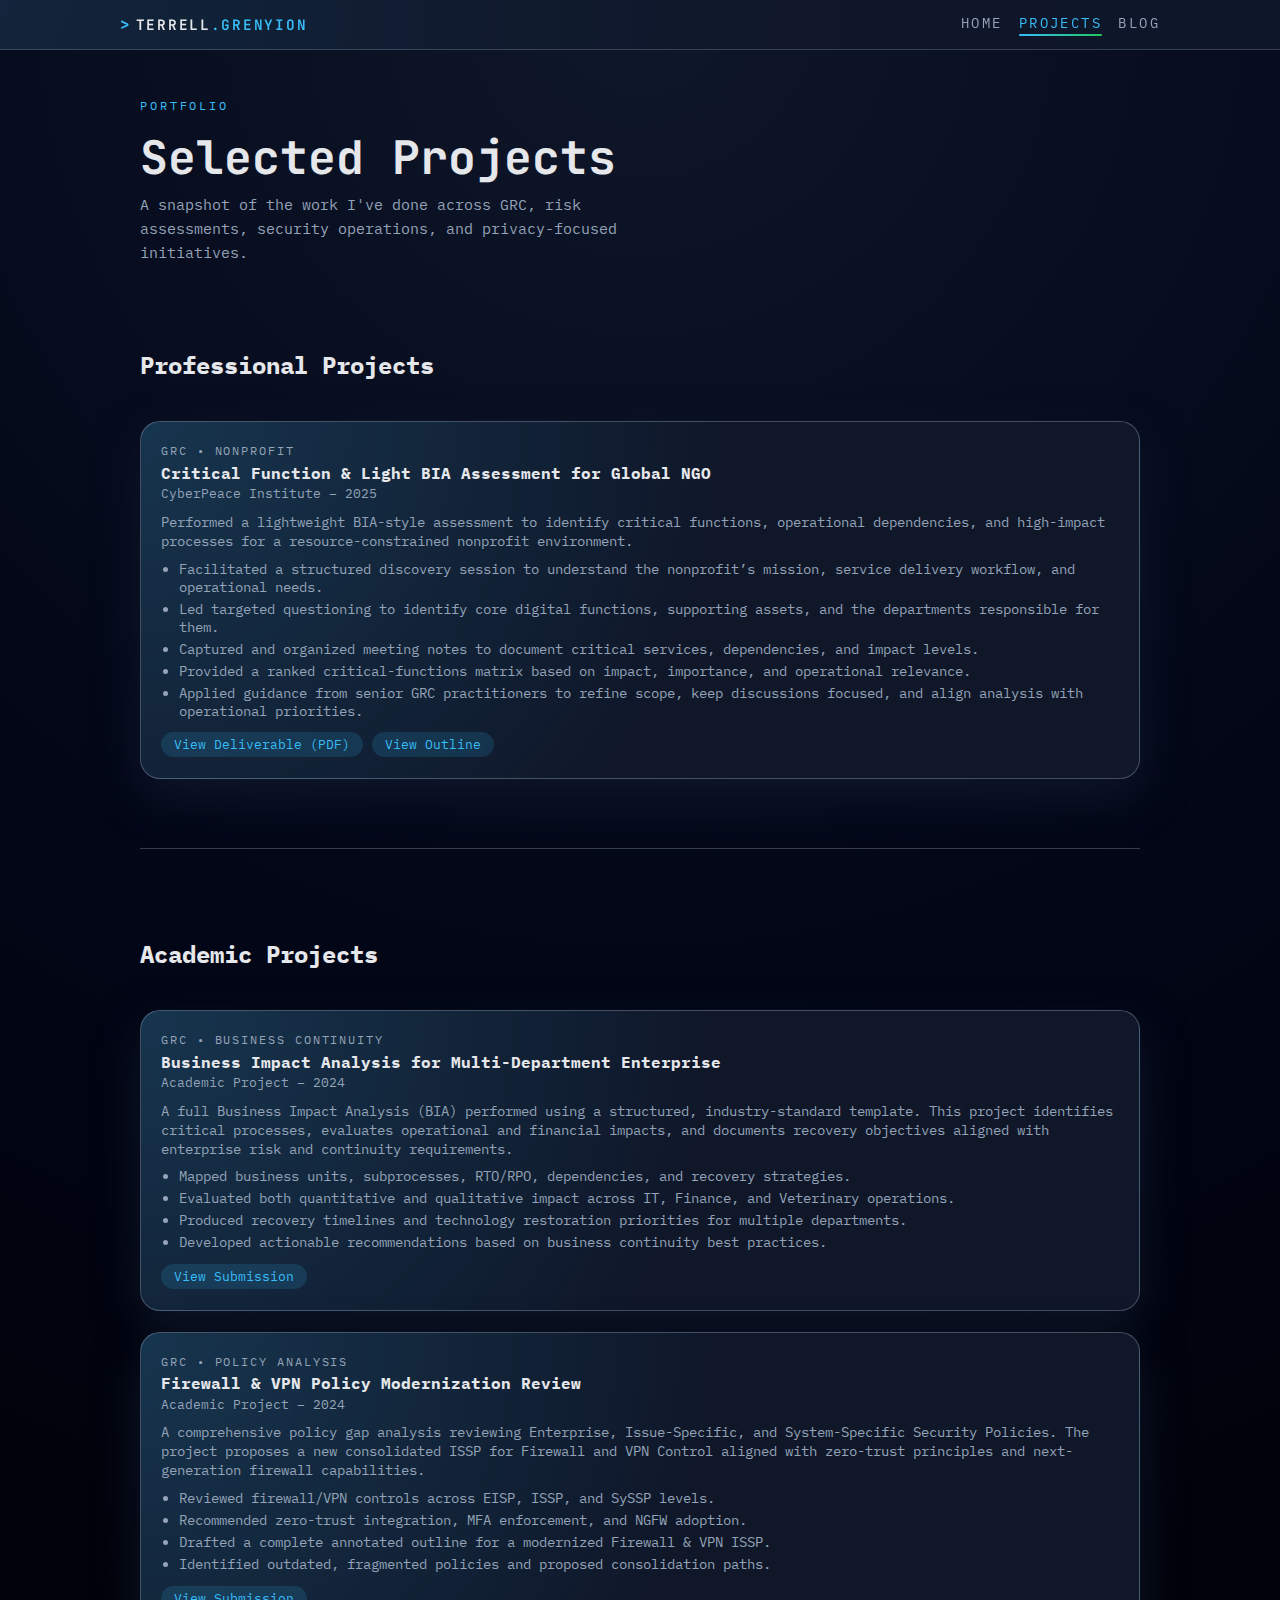
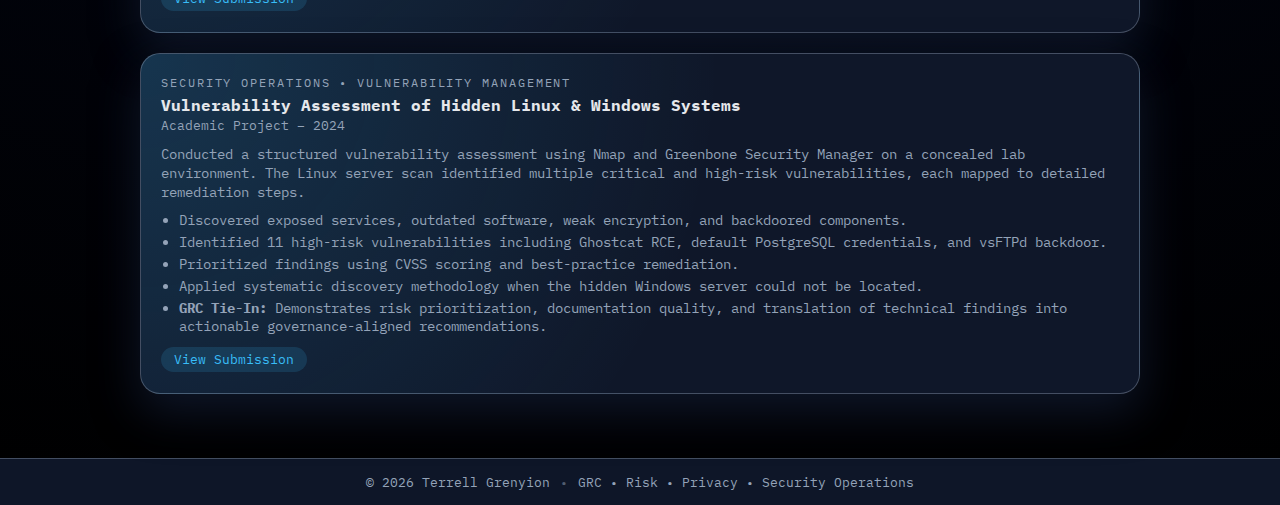
<file: projects.html>
<!DOCTYPE html>
<html lang="en">
<head>
  <meta charset="UTF-8" />
  <meta name="viewport" content="width=device-width, initial-scale=1.0" />
  <title>Projects | Terrell Grenyion</title>

  <!-- Same fonts -->
  <link rel="preconnect" href="https://fonts.googleapis.com">
  <link rel="preconnect" href="https://fonts.gstatic.com" crossorigin>
  <link href="https://fonts.googleapis.com/css2?family=IBM+Plex+Mono:wght@300;400;500;600&family=JetBrains+Mono:wght@500;600;700&display=swap" rel="stylesheet">

  <link rel="stylesheet" href="styles.css" />
</head>
<body>
  <header class="site-header">
    <div class="container header-inner">
      <div class="logo-mark">
        <span class="logo-symbol">&gt;</span>
        <span class="logo-text">Terrell<span class="accent">.GRENYION</span></span>
      </div>
      <nav class="main-nav">
        <a href="index.html" class="nav-link">Home</a>
        <a href="projects.html" class="nav-link active">Projects</a>
        <a href="blog.html" class="nav-link">Blog</a>
      </nav>
    </div>
  </header>

  <main>
    <section class="hero hero-compact">
      <div class="container">
        <p class="hero-kicker">PORTFOLIO</p>
        <h1 class="hero-title">Selected Projects</h1>
        <p class="hero-subtitle">
          A snapshot of the work I've done across GRC, risk assessments, security operations, and privacy-focused initiatives.
        </p>
      </div>
    </section>

    <section class="section">
      <div class="container">
        <div class="projects-grid">

          <!-- Professional Projects Header -->
          <h2 class="section-subheader">Professional Projects</h2>

          <!-- Professional Project Card 1 -->
          <article class="project-card">
            <div class="project-tag">GRC • Nonprofit</div>
            <h2 class="project-title">Critical Function & Light BIA Assessment for Global NGO</h2>
            <p class="project-meta">CyberPeace Institute – 2025</p>
            <p class="project-summary">
              Performed a lightweight BIA-style assessment to identify critical functions, operational dependencies, 
              and high-impact processes for a resource-constrained nonprofit environment.
            </p>
            <ul class="project-bullets">
              <li>Facilitated a structured discovery session to understand the nonprofit’s mission, service delivery workflow, and operational needs.</li>
              <li>Led targeted questioning to identify core digital functions, supporting assets, and the departments responsible for them.</li>
              <li>Captured and organized meeting notes to document critical services, dependencies, and impact levels.</li>
              <li>Provided a ranked critical-functions matrix based on impact, importance, and operational relevance.</li>
              <li>Applied guidance from senior GRC practitioners to refine scope, keep discussions focused, and align analysis with operational priorities.</li>
            </ul>
            <div class="project-links">
              <a href="https://github.com/prollytrell/rell-portfolio-deliverables/raw/main/Nonprofit_Client_Critical_Functions_Anonymized.pdf" class="project-link" target="_blank" rel="noopener noreferrer">View Deliverable (PDF)</a>
              <a href="https://github.com/prollytrell/rell-portfolio-deliverables/raw/main/NonProfit%20Critical%20Functions%20Meeting%20Outline.pdf" class="project-link" target="_blank" rel="noopener noreferrer">View Outline</a>
            </div>
          </article>
          <hr class="section-divider" />

          <!-- Academic Projects Header -->
          <h2 class="section-subheader">Academic Projects</h2>

          <!-- Academic Project Card 1: BIA -->
          <article class="project-card">
            <div class="project-tag">GRC • Business Continuity</div>
            <h2 class="project-title">Business Impact Analysis for Multi-Department Enterprise</h2>
            <p class="project-meta">Academic Project – 2024</p>
            <p class="project-summary">
              A full Business Impact Analysis (BIA) performed using a structured, industry-standard template. This project identifies critical processes, evaluates operational and financial impacts, and documents recovery objectives aligned with enterprise risk and continuity requirements.
            </p>
            <ul class="project-bullets">
              <li>Mapped business units, subprocesses, RTO/RPO, dependencies, and recovery strategies.</li>
              <li>Evaluated both quantitative and qualitative impact across IT, Finance, and Veterinary operations.</li>
              <li>Produced recovery timelines and technology restoration priorities for multiple departments.</li>
              <li>Developed actionable recommendations based on business continuity best practices.</li>
            </ul>
            <div class="project-links">
              <a href="https://github.com/prollytrell/rell-portfolio-deliverables/raw/main/HW2%20-%20Business%20Impact%20Analysis%20-%20Trell%20Grenyion.pdf" class="project-link" target="_blank" rel="noopener noreferrer">View Submission</a>
            </div>
          </article>

          <!-- Academic Project Card 2: Firewall/VPN ISSP Review -->
          <article class="project-card">
            <div class="project-tag">GRC • Policy Analysis</div>
            <h2 class="project-title">Firewall & VPN Policy Modernization Review</h2>
            <p class="project-meta">Academic Project – 2024</p>
            <p class="project-summary">
              A comprehensive policy gap analysis reviewing Enterprise, Issue-Specific, and System-Specific Security Policies. The project proposes a new consolidated ISSP for Firewall and VPN Control aligned with zero-trust principles and next-generation firewall capabilities.
            </p>
            <ul class="project-bullets">
              <li>Reviewed firewall/VPN controls across EISP, ISSP, and SySSP levels.</li>
              <li>Recommended zero-trust integration, MFA enforcement, and NGFW adoption.</li>
              <li>Drafted a complete annotated outline for a modernized Firewall & VPN ISSP.</li>
              <li>Identified outdated, fragmented policies and proposed consolidation paths.</li>
            </ul>
            <div class="project-links">
              <a href="https://github.com/prollytrell/rell-portfolio-deliverables/raw/main/M01D%20-%20Policy%20Review%20Report%20-%20Trell%20Grenyion.pdf" class="project-link" target="_blank" rel="noopener noreferrer">View Submission</a>
            </div>
          </article>

          <!-- Academic Project Card 3: Vulnerability Assessment -->
          <article class="project-card">
            <div class="project-tag">Security Operations • Vulnerability Management</div>
            <h2 class="project-title">Vulnerability Assessment of Hidden Linux & Windows Systems</h2>
            <p class="project-meta">Academic Project – 2024</p>
            <p class="project-summary">
              Conducted a structured vulnerability assessment using Nmap and Greenbone Security Manager on a concealed lab environment. The Linux server scan identified multiple critical and high-risk vulnerabilities, each mapped to detailed remediation steps.
            </p>
            <ul class="project-bullets">
              <li>Discovered exposed services, outdated software, weak encryption, and backdoored components.</li>
              <li>Identified 11 high-risk vulnerabilities including Ghostcat RCE, default PostgreSQL credentials, and vsFTPd backdoor.</li>
              <li>Prioritized findings using CVSS scoring and best-practice remediation.</li>
              <li>Applied systematic discovery methodology when the hidden Windows server could not be located.</li>
              <li><strong>GRC Tie-In:</strong> Demonstrates risk prioritization, documentation quality, and translation of technical findings into actionable governance-aligned recommendations.</li>
            </ul>
            <div class="project-links">
              <a href="https://github.com/prollytrell/rell-portfolio-deliverables/raw/main/4220%20Vulnerability%20Assessment%20Final%20-%20Trell%20Grenyion.pdf" class="project-link" target="_blank" rel="noopener noreferrer">View Submission</a>
            </div>
          </article>

        </div>
      </div>
    </section>
  </main>

  <footer class="site-footer">
    <div class="container footer-inner">
      <span>&copy; <span id="year"></span> Terrell Grenyion</span>
      <span class="divider">•</span>
      <span>GRC • Risk • Privacy • Security Operations</span>
    </div>
  </footer>

  <script>
    document.getElementById('year').textContent = new Date().getFullYear();
  </script>
</body>
</html>
</file>
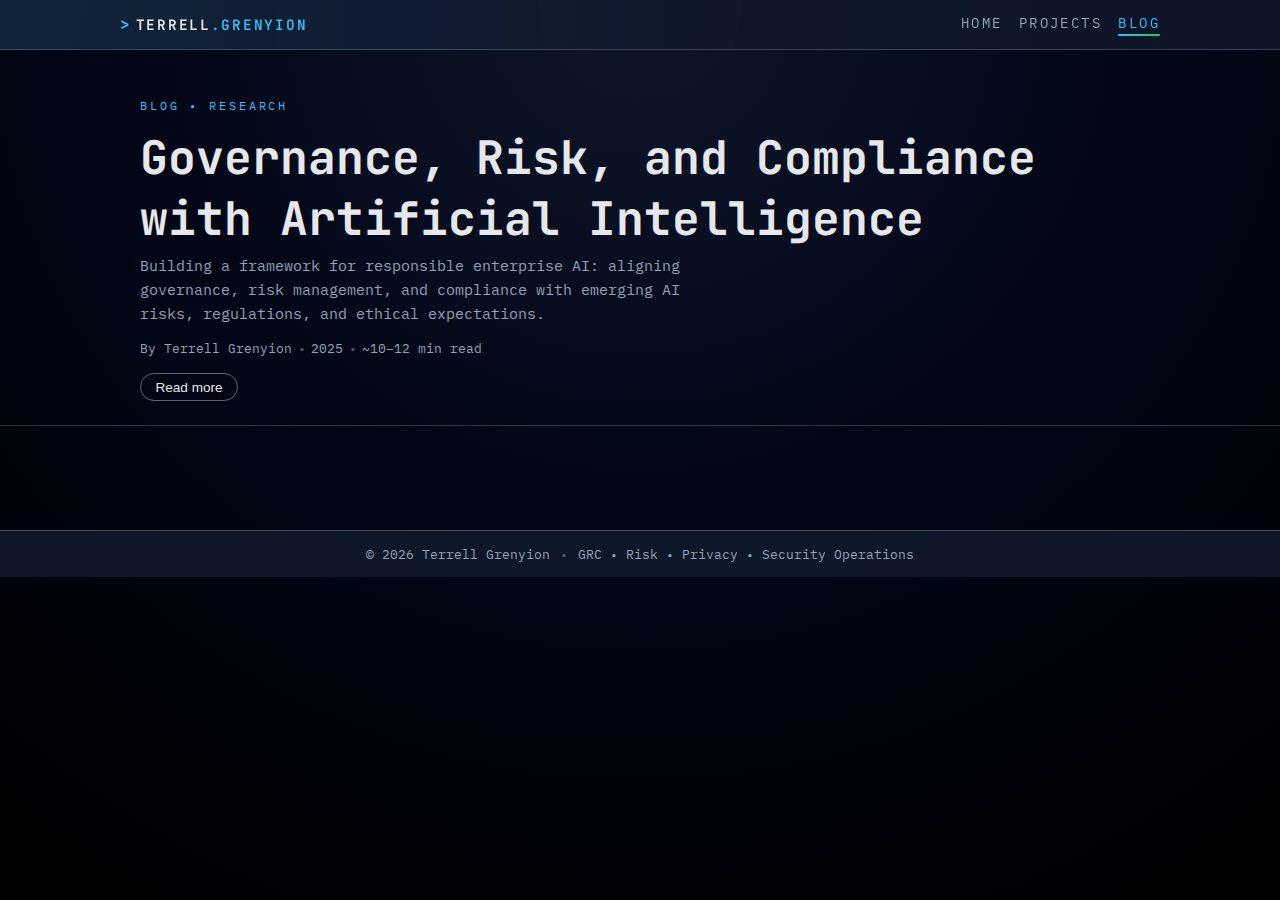
<file: rell-portfolio/blog.html>
<!DOCTYPE html>
<html lang="en">
<head>
  <meta charset="UTF-8" />
  <meta name="viewport" content="width=device-width, initial-scale=1.0" />
  <title>Blog | Governance, Risk, and Compliance with AI – Terrell Grenyion</title>

  <!-- Fonts -->
  <link rel="preconnect" href="https://fonts.googleapis.com">
  <link rel="preconnect" href="https://fonts.gstatic.com" crossorigin>
  <link href="https://fonts.googleapis.com/css2?family=IBM+Plex+Mono:wght@300;400;500;600&family=JetBrains+Mono:wght@500;600;700&display=swap" rel="stylesheet">

  <link rel="stylesheet" href="styles.css" />
</head>
<body>
  <header class="site-header">
    <div class="container header-inner">
      <div class="logo-mark">
        <span class="logo-symbol">&gt;</span>
        <span class="logo-text">Terrell<span class="accent">.GRENYION</span></span>
      </div>
      <nav class="main-nav">
        <a href="index.html" class="nav-link">Home</a>
        <a href="projects.html" class="nav-link">Projects</a>
        <a href="blog.html" class="nav-link active">Blog</a>
      </nav>
    </div>
  </header>

  <main>
    <!-- Blog hero -->
    <section class="hero hero-compact blog-hero">
      <div class="container">
      <p class="hero-kicker">BLOG • RESEARCH</p>
      <h1 class="hero-title">Governance, Risk, and Compliance with Artificial Intelligence</h1>
      <p class="hero-subtitle">
      Building a framework for responsible enterprise AI: aligning governance, risk management, and compliance with
      emerging AI risks, regulations, and ethical expectations.
      </p>

    <div class="blog-meta">
      <span>By Terrell Grenyion</span>
      <span class="divider">•</span>
      <span>2025</span>
      <span class="divider">•</span>
      <span>~10–12 min read</span>
    </div>

    <div class="blog-toggle-row">
      <button id="blog-toggle" class="btn ghost-btn blog-toggle-btn">
        Read more
      </button>
    </div>
  </div>
</section>

    <!-- Blog content -->
    <section class="section">
     <div class="blog-expand-wrapper" id="blog-expand-wrapper" aria-expanded="false">
      <div class="container blog-layout">
        <article class="blog-article">
          <section class="article-section">
            <h2>Abstract</h2>
            <p>
              As artificial intelligence (AI) becomes more integrated into business operations, traditional governance,
              risk management, and compliance (GRC) models face challenges in addressing its unique ethical, legal, and
              technical issues. This paper examines how organizations can adapt their governance strategies to ensure
              the responsible use of AI. It analyzes key frameworks, including the NIST AI Risk Management Framework and
              the EU AI Act, and identifies gaps in oversight, transparency, and accountability.
            </p>
            <p>
              To address these gaps, a Mini AI GRC Framework is proposed, which emphasizes five domains: governance,
              risk, compliance, transparency, and accountability. Each domain is mapped to practical controls and
              existing standards. A real-world example related to AI-driven hiring demonstrates how organizations can
              manage bias, conduct impact assessments, and establish incident response plans to maintain trust and
              compliance.
            </p>
            <p>
              The findings indicate that effective AI governance requires not only adherence to regulations but also a
              continuous commitment to ethical design, collaboration with stakeholders, and adaptive risk management.
              This approach positions responsible AI as both a compliance issue and a business advantage.
            </p>
          </section>

          <section class="article-section">
            <h2>Introduction</h2>
            <p>
              Artificial intelligence (AI) is no longer just a futuristic concept. It is rapidly becoming the
              decision-maker behind hiring processes, loan approvals, medical diagnoses, and even law enforcement
              strategies. While these applications promise efficiency and innovation, they also raise unsettling
              questions. What happens when an algorithm discriminates? Who is accountable when a machine’s decision
              leads to harm? These questions emphasize the growing tension between the speed of adoption of AI and the
              slower pace of governance and regulatory oversight.
            </p>
            <p>
              Traditional frameworks for governance, risk management, and compliance (GRC), such as ISO 27001 or COSO
              ERM, were not designed to manage the unique risks of AI systems. Issues such as algorithmic bias, lack of
              transparency, and evolving regulatory standards stretch conventional compliance models beyond their limits.
              Biased training data can perpetuate discrimination, while opaque “black box” models make it difficult for
              organizations to explain or defend automated decisions. Regulators are beginning to respond, such as the
              NIST AI Risk Management Framework, which provides a structured approach to mapping, measuring, and
              managing AI risks, while the EU Artificial Intelligence Act aims to classify and regulate AI systems by
              risk level.
            </p>
            <p>
              This article looks at how organizations can modify existing GRC models to better manage the challenges
              posed by AI. It discusses the limitations of current approaches, introduces new regulatory ideas such as
              the NIST AI Risk Management Framework and the EU AI Act, and suggests a simple mini-framework tailored to
              govern AI effectively. As businesses continue to adopt smart technologies, creating responsible and
              transparent governance strategies will be crucial, not only to comply with regulations but also to build
              trust and resilience for the future.
            </p>
          </section>

          <section class="article-section">
            <h2>AI-Specific Risks in Governance, Risk, and Compliance</h2>
            <p>
              AI poses a variety of risks that go beyond what traditional GRC frameworks typically cover. Unlike
              standard technologies, AI systems are dynamic, meaning they learn from new data and can adapt to changes,
              sometimes behaving in ways that their creators cannot fully understand. This unpredictability complicates
              oversight and can lead to ethical, legal, and reputational issues.
            </p>
            <p>
              One major concern is algorithmic bias. It is unrealistic to expect that bias can be eliminated from AI
              systems. Instead, companies need to adopt structured methods to identify, track, and correct any unfair
              outcomes. If unchecked, biased algorithms, especially in critical areas like hiring or lending, can
              reinforce existing inequalities and leave organizations open to lawsuits and damage to their reputations.
            </p>
            <p>
              Another significant risk is the lack of transparency and explainability in many advanced AI systems, which
              often operate as “black boxes.” This makes it difficult to audit or justify their decisions, undermining
              compliance efforts and eroding public trust. This is particularly concerning when AI systems make
              life-altering decisions, such as denying medical treatment. Organizations must be able to explain those
              decisions clearly and understandably.
            </p>
            <p>
              Regulatory uncertainty also complicates how businesses adopt AI. Policymakers worldwide are still figuring
              out how to balance the need for economic growth and innovation with the necessity for safety measures.
              This uncertainty can lead to practical issues. For example, organizations using AI for surveillance may
              ignore risks such as disproportionate impacts on marginalized communities. These realities show that
              static compliance checklists are insufficient and that AI demands ongoing monitoring and adaptable risk
              management strategies.
            </p>
            <p>
              Finally, strategic and organizational risks play a crucial role. Board members must prioritize AI
              governance, ensuring it is integrated into the overall enterprise strategy rather than treated as just a
              technical issue. AI should be seen as a long-term societal challenge, not just a short-term compliance
              matter. Taken together, these factors indicate that AI risks are complex and multifaceted, covering areas
              like bias, lack of transparency, regulatory challenges, and governance shortcomings—all of which
              necessitate a reevaluation of traditional GRC frameworks.
            </p>
          </section>

          <section class="article-section">
            <h2>Governance for AI</h2>
            <p>
              Strong governance is crucial for the responsible adoption of artificial intelligence. While traditional
              corporate governance has focused on accountability and oversight, AI presents unique challenges that
              require new frameworks to address its specific risks. Effective AI governance should not be limited to
              technical teams. It needs to involve people, processes, and technology across the organization to ensure
              ethical and transparent use.
            </p>
            <p>
              One effective solution is to establish an AI Governance Board or a similar oversight committee. Board-level
              involvement is essential because AI decisions can significantly impact a company's reputation, financial
              success, and ethical standards. If leadership does not engage in AI governance, organizations may
              implement AI in ways that contradict their stated values. The board does not need to understand the
              technical details of every model but should set clear expectations, demand accountability, and ensure
              alignment with legal and ethical standards.
            </p>
            <p>
              Another important aspect is the use of clear accountability frameworks. Defining roles for each stage of
              the AI lifecycle—data collection, model development, testing, deployment, and monitoring—can prevent
              governance issues caused by ambiguity. Tools like a RACI (Responsible, Accountable, Consulted, Informed)
              matrix help clarify these roles and ensure that compliance officers and technical experts know what is
              expected of them.
            </p>
            <p>
              Transparency and documentation are also vital. Applying frameworks like the NIST AI Risk Management
              Framework to real-world systems requires organizations to document not just technical risks but also
              social impacts such as fairness and privacy. Tools like model cards and datasheets for datasets give
              stakeholders clear information about how models were trained, what data was used, and any limitations.
              This kind of transparency demonstrates a commitment to ethical AI design and helps manage potential
              societal risks before they escalate into regulatory issues.
            </p>
            <p>
              Lastly, effective governance must be collaborative and adaptable. Simply having principles is not enough
              for AI oversight. Governance should aim to build relationships across different parts of the organization
              to account for AI’s unpredictable nature. In this way, AI governance becomes less about strict rules and
              more about fostering cooperation among compliance teams, engineers, executives, and external stakeholders.
            </p>
          </section>

          <section class="article-section">
            <h2>Risk Management Adjustments</h2>
            <p>
              Traditional risk management practices need to adapt to the challenges posed by AI. Frameworks like ISO
              27001 and COSO ERM are strong for managing information security, operational continuity, and financial
              risks, but they do not fully address AI-specific concerns. Risk management strategies must expand to
              include ongoing monitoring, ethical considerations, and the unpredictable behavior of AI systems.
            </p>
            <p>
              Bias and fairness testing are crucial. Instead of trying to eliminate bias, organizations should focus on
              practical ways to mitigate it, acknowledging that data imperfections are inevitable. This includes regular
              fairness audits, using diverse training data, and implementing adversarial testing models that go beyond
              simple compliance checks. Without these measures, companies might meet current regulations but still face
              significant risks if public expectations change.
            </p>
            <p>
              Model drift and continuous monitoring are also key concerns. AI models often perform well when first
              trained, but their performance can degrade as real-world conditions change. Organizations should implement
              ongoing monitoring to catch these shifts early, using checkpoints for retraining, tracking changes, and
              incorporating monitoring throughout the system development lifecycle (SDLC). Explainability dashboards and
              similar tools can help compliance officers and executives oversee AI performance.
            </p>
            <p>
              Incident response and contingency planning must also be updated. Failures related to AI present not only
              operational risks but also systemic challenges. Businesses need crisis plans that account for the
              complexities of algorithmic decision-making. For example, if an autonomous system leads to harmful outcomes,
              companies should have protocols to roll back the system, notify affected users, and comply with regulators.
              Integrating AI-specific response strategies into disaster recovery and business continuity plans helps
              organizations recover without losing public trust.
            </p>
            <p>
              Finally, adapting to changing regulations must be treated as a core part of risk management. Global rules
              are constantly evolving, creating uncertainty for businesses that operate across borders. Organizations
              should monitor legislative changes, maintain flexible frameworks, and recognize that ethical risks add
              complexity that rigid controls alone cannot address.
            </p>
          </section>

          <section class="article-section">
            <h2>Compliance Challenges</h2>
            <p>
              Even with improved governance and risk management, enterprises must confront the shifting landscape of
              compliance. AI introduces novel legal and ethical dilemmas that existing regulatory frameworks were not
              designed to resolve. Regulations such as the GDPR and CCPA mainly focus on data privacy, but neither
              fully addresses how automated decision-making systems should be audited or held accountable. As a result,
              organizations are forced to interpret and adapt older laws to fit the realities of AI, often with
              inconsistent results.
            </p>
            <p>
              Newer initiatives aim to fill these gaps. The EU AI Act introduces a risk-based approach, classifying AI
              systems from minimal to “unacceptable” risk. This pushes enterprises to consider not only whether systems
              function properly, but also whether they fall into categories that trigger stricter obligations such as
              transparency reporting, human oversight, or prohibition. In the U.S., the NIST AI Risk Management
              Framework offers a complementary tool for aligning compliance practices with AI risk assessment.
            </p>
            <p>
              Yet compliance challenges extend beyond legal frameworks. Even well-designed regulations cannot anticipate
              every risk posed by increasingly autonomous AI systems. Compliance must be paired with ethical reflection.
              Organizations should treat AI oversight as a relational practice in which responsibilities are negotiated
              in real time across compliance teams, engineers, and stakeholders. This perspective highlights that
              compliance is dynamic and must evolve as AI systems and their impacts evolve.
            </p>
            <p>
              Industry-specific requirements add another layer of complexity. In regulated domains like healthcare,
              finance, and cybersecurity, AI systems must align with both sector-specific regulations and broader
              ethical expectations. For instance, an AI tool used to analyze medical images must comply with privacy
              rules like HIPAA and also meet standards of clinical accountability and fairness. This “layering” of
              obligations makes it harder for enterprises to stay consistent across jurisdictions and industries.
            </p>
          </section>

          <section class="article-section">
            <h2>Mini AI GRC Framework Proposal</h2>
            <p>
              Traditional GRC methods are useful, but they fall short when dealing with the unique challenges posed by
              AI. Organizations need a simpler, more targeted approach that combines GRC with AI-specific concerns. To
              support that, this article introduces a Mini AI GRC Framework built around five domains: governance, risk,
              compliance, transparency, and accountability.
            </p>

            <div class="blog-table">
              <table>
                <thead>
                  <tr>
                    <th>Domain</th>
                    <th>AI-Specific Risk</th>
                    <th>Suggested Control / Action</th>
                    <th>Reference Standard</th>
                  </tr>
                </thead>
                <tbody>
                  <tr>
                    <td>Governance</td>
                    <td>Lack of oversight and unclear accountability</td>
                    <td>
                      Establish an AI Governance Board and RACI matrices defining roles across the AI lifecycle.
                    </td>
                    <td>NIST AI RMF (Govern function)</td>
                  </tr>
                  <tr>
                    <td>Risk</td>
                    <td>Algorithmic bias and fairness gaps</td>
                    <td>
                      Conduct routine bias testing, fairness audits, and dataset documentation.
                    </td>
                    <td>NIST AI RMF (Map / Measure)</td>
                  </tr>
                  <tr>
                    <td>Compliance</td>
                    <td>Privacy violations and regulatory misalignment</td>
                    <td>
                      Perform Privacy Impact Assessments (PIAs / DPIAs) and monitor evolving regulatory obligations.
                    </td>
                    <td>NIST SP 800-53; GDPR; CCPA</td>
                  </tr>
                  <tr>
                    <td>Transparency</td>
                    <td>Opaque “black box” models</td>
                    <td>
                      Implement explainability tools, model cards, and datasheets for datasets.
                    </td>
                    <td>NIST AI RMF; NIST CSF 2.0</td>
                  </tr>
                  <tr>
                    <td>Accountability</td>
                    <td>Absence of response protocols for AI incidents</td>
                    <td>
                      Develop AI-specific incident response playbooks integrated into DR / BCP strategies.
                    </td>
                    <td>NIST SP 800-61</td>
                  </tr>
                </tbody>
              </table>
            </div>

            <p>
              The framework is grounded in governance research that emphasizes board engagement, structured risk
              controls, fairness considerations, and the integration of ethical principles into compliance practices. By
              aligning with guidance such as the NIST AI RMF and related standards, it remains consistent with
              established best practices while staying flexible enough to adapt to evolving regulatory landscapes.
            </p>
          </section>

          <section class="article-section">
            <h2>Example of Application: AI in Hiring</h2>
            <p>
              To illustrate how this framework can be put into practice, consider a company that uses an AI-driven tool
              to screen job applications.
            </p>
            <p>
              <strong>Governance:</strong> The company sets up an AI Governance Board that includes representatives from
              Human Resources, compliance, and IT. A RACI matrix clarifies roles: HR is responsible for overseeing data
              and use cases, IT is accountable for monitoring the system, and the compliance and legal teams are
              consulted during risk assessments.
            </p>
            <p>
              <strong>Risk Management:</strong> Regular audits are conducted to check for potential bias related to
              gender, race, or age. Findings are documented and reviewed quarterly to maintain fairness and correct
              issues promptly.
            </p>
            <p>
              <strong>Compliance:</strong> Before deploying the AI tool, the organization performs a Privacy Impact
              Assessment to ensure compliance with applicable privacy laws and automated decision-making rules. Local
              employment laws are also reviewed.
            </p>
            <p>
              <strong>Transparency:</strong> The company publishes a model card that explains how the hiring algorithm
              works, what data it was trained on, and its limitations. This supports both candidates and regulators by
              clarifying how automated decisions are made.
            </p>
            <p>
              <strong>Accountability:</strong> An incident response protocol is developed for cases where the tool
              produces discriminatory results. It includes suspending automated decision-making, retraining the model,
              notifying affected applicants, and reporting outcomes to leadership.
            </p>
            <p>
              By using the Mini AI GRC Framework in this context, the organization not only meets regulatory
              requirements but also demonstrates proactive governance and ethical responsibility. This builds trust with
              stakeholders and reduces long-term operational and reputational risk.
            </p>
          </section>

          <section class="article-section">
            <h2>Conclusion</h2>
            <p>
              Artificial intelligence offers exciting possibilities but also presents significant challenges for how
              organizations manage governance, risk, and compliance. Traditional models struggle to keep up with issues
              like algorithmic bias, regulatory uncertainty, and organizational misalignment. Effective AI governance
              requires structured oversight, board-level engagement, and close collaboration between management,
              compliance officers, and technical experts.
            </p>
            <p>
              The Mini AI GRC Framework provides a practical, risk-based approach aligned with standards like the NIST
              AI RMF. By focusing on governance, risk, compliance, transparency, and accountability, it gives
              organizations tools to address AI’s specific challenges while building trust with stakeholders. The hiring
              example shows how these ideas translate into concrete practices such as bias testing and AI-specific
              incident response.
            </p>
            <p>
              Looking ahead, regulations such as the EU AI Act indicate that compliance demands will continue to evolve.
              Organizations must be ready to adjust their frameworks to stay aligned with both legal obligations and
              societal expectations. In that sense, AI governance is not a one-time project but an ongoing process that
              must adapt as technologies and risks change.
            </p>
            <p>
              In summary, AI challenges organizations to rethink governance, risk, and compliance as dynamic and
              collaborative practices. By integrating insights from multiple disciplines and aligning with federal
              standards, organizations can create frameworks that not only meet regulatory requirements but also promote
              ethical responsibility and public trust.
            </p>
          </section>

          <section class="article-section">
            <h2>Annotated Bibliography</h2>
            <p><strong>Coeckelbergh, M. (2024).</strong> From principles to relationships: Redesigning ethics for AI’s alien cognition. <em>AI &amp; Society, 39</em>(2), 345–356.</p>
            <p>
              This source frames AI governance as a flexible, evolving process rather than a fixed set of rules. It
              underscores the importance of adaptability, collaboration, and communication across teams when managing AI
              risks and responsibilities.
            </p>

            <p><strong>Hendrycks, D. (2024).</strong> Introduction to AI safety, ethics, and society. <em>arXiv</em>.</p>
            <p>
              Hendrycks’ work highlights potential long-term risks posed by AI to society. It supports the view that
              businesses must incorporate safety, ethics, and contingency planning into AI risk and compliance
              frameworks.
            </p>

            <p><strong>Institute of Internal Auditors. (2022).</strong> <em>Cybersecurity frameworks: Virtual symposium presentation</em> [PDF].</p>
            <p>
              This resource emphasizes that traditional risk approaches like ISO and COSO are not sufficient for AI
              risks. It argues for enhanced strategies that include continual monitoring, ethical checks, and
              AI-specific controls.
            </p>

            <p><strong>Kulothungan, V., Mohan, P. R., &amp; Gupta, D. (2025).</strong> AI regulation and capitalist growth: Balancing innovation, ethics, and global governance. <em>BigDataSecurity</em>.</p>
            <p>
              The article discusses global regulatory challenges for AI and stresses the need for flexible systems that
              can adapt to evolving standards, such as those introduced by the EU AI Act.
            </p>

            <p><strong>National Institute of Standards and Technology. (2023).</strong> <em>Artificial intelligence risk management framework (AI RMF 1.0)</em>.</p>
            <p>
              NIST’s AI RMF provides foundational guidance for the Mini AI GRC Framework, informing key domains like
              governance, risk, and transparency and supporting practical examples such as AI in hiring.
            </p>

            <p><strong>National Institute of Standards and Technology. (2020).</strong> <em>Security and privacy controls for information systems and organizations (NIST SP 800-53, Rev. 5)</em>.</p>
            <p>
              This document underpins recommended privacy and security practices, including impact assessments and
              alignment with laws such as GDPR and CCPA.
            </p>

            <p><strong>National Institute of Standards and Technology. (2012).</strong> <em>Computer security incident handling guide (NIST SP 800-61, Rev. 2)</em>.</p>
            <p>
              NIST SP 800-61 supports the development of AI-specific incident response plans that account for ethical
              concerns and user impact.
            </p>

            <p><strong>Sayles, J. (2024).</strong> <em>Principles of AI governance and model risk management: Master the techniques for ethical and transparent AI systems</em>. Apress.</p>
            <p>
              Sayles’ work informs ideas around role clarity, lifecycle oversight, and transparency tooling, and
              reinforces the need to embed AI governance into overall organizational strategy.
            </p>

            <p><strong>Sharma, R. (2024).</strong> <em>AI and the boardroom: Insights into governance, strategy, and the responsible adoption of AI</em>. Apress.</p>
            <p>
              Sharma emphasizes board-level engagement in AI strategy and governance, arguing that AI must be treated as
              a core business consideration rather than a side project.
            </p>

            <p><strong>Swaminathan, N., &amp; Danks, D. (2024).</strong> Application of the NIST AI Risk Management Framework to surveillance technology. <em>Journal of AI, Ethics, and Society</em>.</p>
            <p>
              This source illustrates how the NIST AI RMF can be applied to real-world use cases, particularly regarding
              fairness and transparency in surveillance, and argues against rigid checklist-only approaches.
            </p>

            <p><strong>Townson, S. (2023).</strong> Manage AI bias instead of trying to eliminate it. <em>MIT Sloan Management Review, 64</em>(3), 42–47.</p>
            <p>
              Townson focuses on algorithmic bias and fairness testing, offering practical steps for dealing with
              imperfect data rather than promising to eliminate all bias. This perspective is central to AI risk
              management and compliance.
            </p>
          </section>

          <section class="article-section">
            <h2>Artificial Intelligence Disclosure</h2>
            <p>
              In the research and writing process behind this article, AI tools were used to support organization,
              structure, and clarity. AI assisted with outlining sections, suggesting transitions, managing citations,
              and formatting references in APA style, while care was taken to preserve the author’s voice and critical
              thinking. Final responsibility for the analysis, arguments, and conclusions remains with the author.
            </p>
          </section>
        </article>
       <div class="blog-fade-overlay"></div>
      </div>
    </section>
  </main>

  <footer class="site-footer">
    <div class="container footer-inner">
      <span>&copy; <span id="year"></span> Terrell Grenyion</span>
      <span class="divider">•</span>
      <span>GRC • Risk • Privacy • Security Operations</span>
    </div>
  </footer>

  <script>
  // Footer year
  document.getElementById("year").textContent = new Date().getFullYear();

  // Blog expand / collapse (dynamic height)
  const blogWrapper = document.getElementById("blog-expand-wrapper");
  const blogToggleBtn = document.getElementById("blog-toggle");

  if (blogWrapper && blogToggleBtn) {
    let expanded = false;

    // Ensure collapsed state on load
    blogWrapper.style.maxHeight = "0px";

    blogToggleBtn.addEventListener("click", () => {
      expanded = !expanded;
      blogWrapper.classList.toggle("expanded", expanded);
      blogWrapper.setAttribute("aria-expanded", expanded);

      if (expanded) {
        // Set height to full content height
        const fullHeight = blogWrapper.scrollHeight;
        blogWrapper.style.maxHeight = fullHeight + "px";
        blogToggleBtn.textContent = "Read less";
      } else {
        // Collapse back to zero and scroll up near hero
        blogWrapper.style.maxHeight = "0px";
        blogToggleBtn.textContent = "Read more";

        const hero = document.querySelector(".blog-hero");
        if (hero) {
          const y = hero.getBoundingClientRect().top + window.scrollY - 80;
          window.scrollTo({ top: y, behavior: "smooth" });
        }
      }
    });

    // Optional: recompute height on window resize while expanded
    window.addEventListener("resize", () => {
      if (expanded) {
        blogWrapper.style.maxHeight = blogWrapper.scrollHeight + "px";
      }
    });
  }
  </script>
</body>
</html>

</body>
</html>
</file>
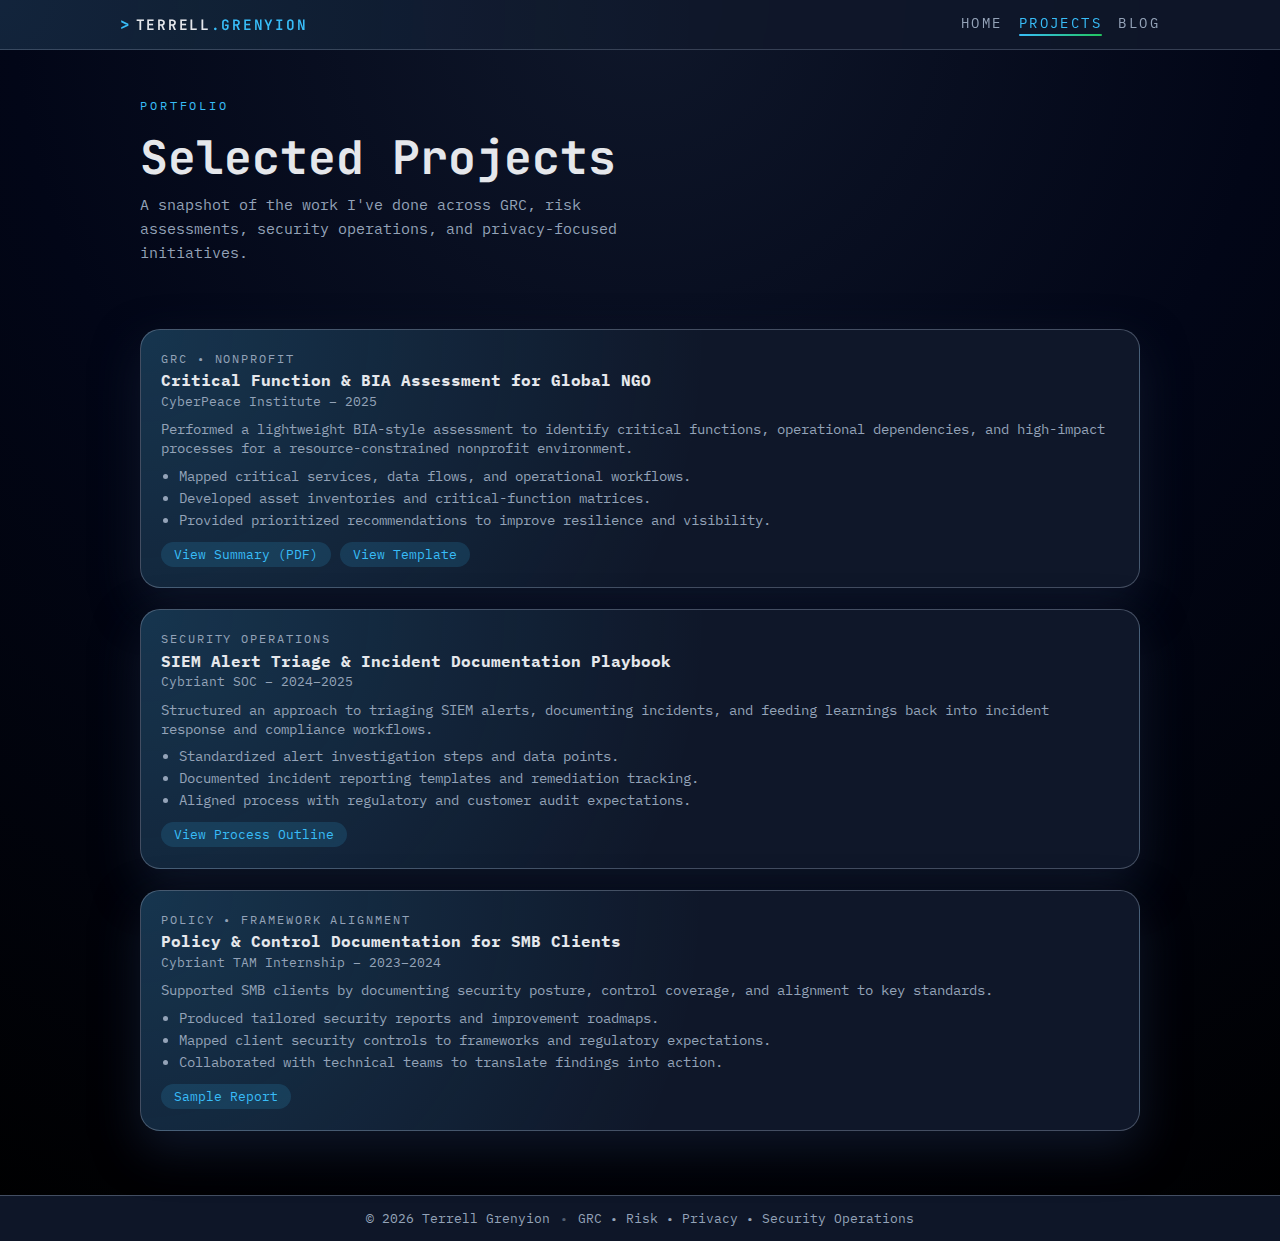
<file: rell-portfolio/projects.html>
<!DOCTYPE html>
<html lang="en">
<head>
  <meta charset="UTF-8" />
  <meta name="viewport" content="width=device-width, initial-scale=1.0" />
  <title>Projects | Terrell Grenyion</title>

  <!-- Same fonts -->
  <link rel="preconnect" href="https://fonts.googleapis.com">
  <link rel="preconnect" href="https://fonts.gstatic.com" crossorigin>
  <link href="https://fonts.googleapis.com/css2?family=IBM+Plex+Mono:wght@300;400;500;600&family=JetBrains+Mono:wght@500;600;700&display=swap" rel="stylesheet">

  <link rel="stylesheet" href="styles.css" />
</head>
<body>
  <header class="site-header">
    <div class="container header-inner">
      <div class="logo-mark">
        <span class="logo-symbol">&gt;</span>
        <span class="logo-text">Terrell<span class="accent">.GRENYION</span></span>
      </div>
      <nav class="main-nav">
  	<a href="index.html" class="nav-link">Home</a>
 	<a href="projects.html" class="nav-link active">Projects</a>
  	<a href="blog.html" class="nav-link">Blog</a>
      </nav>

    </div>
  </header>

  <main>
    <section class="hero hero-compact">
      <div class="container">
        <p class="hero-kicker">PORTFOLIO</p>
        <h1 class="hero-title">Selected Projects</h1>
        <p class="hero-subtitle">
          A snapshot of the work I've done across GRC, risk assessments, security operations, and privacy-focused initiatives.
        </p>
      </div>
    </section>

    <section class="section">
      <div class="container">
        <div class="projects-grid">
          <!-- Project Card 1 -->
          <article class="project-card">
            <div class="project-tag">GRC • Nonprofit</div>
            <h2 class="project-title">Critical Function & BIA Assessment for Global NGO</h2>
            <p class="project-meta">CyberPeace Institute – 2025</p>
            <p class="project-summary">
              Performed a lightweight BIA-style assessment to identify critical functions, operational dependencies, 
              and high-impact processes for a resource-constrained nonprofit environment.
            </p>
            <ul class="project-bullets">
              <li>Mapped critical services, data flows, and operational workflows.</li>
              <li>Developed asset inventories and critical-function matrices.</li>
              <li>Provided prioritized recommendations to improve resilience and visibility.</li>
            </ul>
            <div class="project-links">
              <!-- Replace # with real links (PDFs, Google Docs, GitHub, etc.) when you’re ready -->
              <a href="#" class="project-link">View Summary (PDF)</a>
              <a href="#" class="project-link">View Template</a>
            </div>
          </article>

          <!-- Project Card 2 -->
          <article class="project-card">
            <div class="project-tag">Security Operations</div>
            <h2 class="project-title">SIEM Alert Triage & Incident Documentation Playbook</h2>
            <p class="project-meta">Cybriant SOC – 2024–2025</p>
            <p class="project-summary">
              Structured an approach to triaging SIEM alerts, documenting incidents, and feeding learnings back into
              incident response and compliance workflows.
            </p>
            <ul class="project-bullets">
              <li>Standardized alert investigation steps and data points.</li>
              <li>Documented incident reporting templates and remediation tracking.</li>
              <li>Aligned process with regulatory and customer audit expectations.</li>
            </ul>
            <div class="project-links">
              <a href="#" class="project-link">View Process Outline</a>
            </div>
          </article>

          <!-- Project Card 3 -->
          <article class="project-card">
            <div class="project-tag">Policy • Framework Alignment</div>
            <h2 class="project-title">Policy & Control Documentation for SMB Clients</h2>
            <p class="project-meta">Cybriant TAM Internship – 2023–2024</p>
            <p class="project-summary">
              Supported SMB clients by documenting security posture, control coverage, and alignment to key standards.
            </p>
            <ul class="project-bullets">
              <li>Produced tailored security reports and improvement roadmaps.</li>
              <li>Mapped client security controls to frameworks and regulatory expectations.</li>
              <li>Collaborated with technical teams to translate findings into action.</li>
            </ul>
            <div class="project-links">
              <a href="#" class="project-link">Sample Report</a>
            </div>
          </article>

          <!-- Duplicate / edit cards above as you add more projects -->
        </div>
      </div>
    </section>
  </main>

  <footer class="site-footer">
    <div class="container footer-inner">
      <span>&copy; <span id="year"></span> Terrell Grenyion</span>
      <span class="divider">•</span>
      <span>GRC • Risk • Privacy • Security Operations</span>
    </div>
  </footer>

  <script>
    document.getElementById('year').textContent = new Date().getFullYear();
  </script>
</body>
</html>
</file>
<file: styles.css>
/* Base */

:root {
  --bg: #020617;
  --bg-alt: #020617;
  --panel: #020617;
  --panel-alt: #020617;
  --border-subtle: rgba(148, 163, 184, 0.35);
  --text: #e5e7eb;
  --muted: #94a3b8;
  --accent: #38bdf8;
  --accent-soft: rgba(56, 189, 248, 0.15);
  --danger: #f97373;
  --radius-lg: 16px;
  --radius-xl: 20px;
  --shadow-soft: 0 18px 45px rgba(15, 23, 42, 0.95);
}


/* === Light theme – soft cyber blue with teal accent === */

:root.theme-light {
  --bg: #c4e5fb;              /* main background tint */
  --bg-alt: #b3d6f3;
  --panel: #f8fafc;           /* cards / panels */
  --panel-alt: #e5e7eb;
  --border-subtle: rgba(148, 163, 184, 0.75);
  --text: #020617;            /* near-black ink */
  --muted: #475569;           /* slate text */
  --accent: #0f766e;          /* teal accent (different from dark mode) */
  --accent-soft: rgba(15, 118, 110, 0.16);
}

/* Light mode nav links match section headings */

.theme-light .nav-link {
  color: #020617;                 /* same as section titles */
}

.theme-light .nav-link:hover {
  color: #0f172a;                 /* slightly darker on hover */
}

.theme-light .nav-link.active {
  color: var(--accent);           /* teal accent for active page */
}

/* Light mode footer text */

.theme-light .site-footer,
.theme-light .footer-inner {
  color: #020617 !important;      /* same rich ink color */
}

.theme-light .footer-inner span {
  color: #020617 !important;
}

.theme-light .footer-inner .divider {
  opacity: 0.5;
  color: #475569 !important;   /* slate */
}

/* Page background + base text */

.theme-light body {
  background: radial-gradient(circle at top, #eaf5ff 0, #c4e5fb 45%, #b3d6f3 100%);
  color: var(--text);
}

/* Header / footer */

.theme-light .site-header {
  background: #A3BDED;
  border-bottom: 1px solid rgba(30, 41, 59, 0.25);
  backdrop-filter: blur(10px);
}

.theme-light .site-footer {
  background: #A3BDED;
  border-top: 1px solid rgba(30, 41, 59, 0.25);
}

/* Panels / cards */

.theme-light .status-card {
  background: linear-gradient(135deg, #f9fafb, #cfe8ff);
  border-color: rgba(148, 163, 184, 0.75);
  box-shadow: 0 10px 24px rgba(15, 23, 42, 0.08);
}

.theme-light .badge-card {
  background: #f8fafc;
  border-style: solid;
  border-color: rgba(148, 163, 184, 0.8);
}

.theme-light .section-alt {
  background: radial-gradient(circle at top right, rgba(15, 118, 110, 0.18), transparent 55%),
              #e4f0ff;
  border-top-color: rgba(148, 163, 184, 0.7);
  border-bottom-color: rgba(148, 163, 184, 0.7);
}

.theme-light .project-card {
  background: linear-gradient(
    135deg,
    #eaf6ff 0%,
    #d0ebff 40%,
    #c0e1ff 100%
  );
  border-color: rgba(23, 37, 84, 0.18); /* indigo/sapphire subtle border */
  box-shadow: 0 10px 24px rgba(23, 37, 84, 0.12);
}

.theme-light .project-card .project-title {
  color: #0f172a;
}

.theme-light .project-card .project-summary,
.theme-light .project-card .project-meta,
.theme-light .project-card .project-bullets {
  color: #334155;
}

/* Skills pills */

.theme-light .pill {
  background: #ffffff;
  border-color: rgba(148, 163, 184, 0.8);
  color: #0f172a;
}

/* Blog table */

.theme-light .blog-table th {
  background: linear-gradient(135deg, #cfe8ff, #bcdcff);
  color: #020617;
}

.theme-light .blog-table td {
  background: #f9fafb;
}

/* Captcha modal */

.theme-light .captcha-modal {
  background: #ffffff;
  border-color: rgba(148, 163, 184, 0.8);
  box-shadow: 0 18px 40px rgba(15, 23, 42, 0.18);
}

/* Softer shadows overall in light mode */

.theme-light .status-card,
.theme-light .project-card,
.theme-light .badge-card {
  box-shadow: 0 8px 20px rgba(15, 23, 42, 0.10);
}

/* Accent text in light mode */

.theme-light .item-org,
.theme-light .badge-tags,
.theme-light .project-tag,
.theme-light .hero-kicker {
  color: var(--accent);
}

/* 🔎 Headings / titles darker in light mode */

.theme-light .section-title,
.theme-light .status-title,
.theme-light .project-title,
.theme-light .blog-article h2 {
  color: #020617;
}

.theme-light .hero-title {
  color: #020617;
}

.theme-light .hero-subtitle,
.theme-light .project-summary,
.theme-light .item-list,
.theme-light .info-list,
.theme-light .blog-article p {
  color: var(--muted);
}

/* Stronger heading contrast in light mode */

.theme-light .section-title,
.theme-light .status-title,
.theme-light .badge-label,
.theme-light .project-title,
.theme-light .blog-card .hero-title,
.theme-light .blog-article h2 {
  color: #020617;          /* true dark text */
}

.theme-light .section-title,
.theme-light .status-title,
.theme-light .project-title,
.theme-light .blog-card .hero-title,
.theme-light .blog-article h2 {
  font-weight: 600;        /* slightly bolder for clarity */
}

/* Optional: make hero kicker still accented but more visible */
.theme-light .hero-kicker {
  color: var(--accent);    /* teal accent from light theme */
  opacity: 0.9;
}


*,
*::before,
*::after {
  box-sizing: border-box;
}

html,
body {
  margin: 0;
  padding: 0;
  scroll-behavior: smooth;
}

body {
  font-family: "IBM Plex Mono", ui-monospace, SFMono-Regular, Menlo, Monaco,
    Consolas, "Liberation Mono", "Courier New", monospace;
  background: radial-gradient(circle at top, #0f172a 0, #020617 45%, #000 100%);
  color: var(--text);
  min-height: 100vh;
}

/* Layout */

.container {
  width: 100%;
  max-width: 1040px;
  margin: 0 auto;
  padding: 0 1.25rem;
}

/* Header / Nav */

.site-header {
  border-bottom: 1px solid rgba(148, 163, 184, 0.3);
  backdrop-filter: blur(12px);
  background: radial-gradient(circle at top left, rgba(56, 189, 248, 0.09), transparent 55%),
              rgba(15, 23, 42, 0.9);
  position: sticky;
  top: 0;
  z-index: 20;
}

.header-inner {
  display: flex;
  align-items: center;
  justify-content: space-between;
  padding: 0.85rem 0;
  column-gap: 1rem;
  row-gap: 0;
}

/* Wraps nav + theme toggle on the right */
.header-right {
  display: flex;
  align-items: center;
  gap: 1rem;
}


.logo-mark {
  display: flex;
  align-items: baseline;
  gap: 0.35rem;
  font-family: "JetBrains Mono", ui-monospace, SFMono-Regular, Menlo, Monaco,
    Consolas, "Liberation Mono", "Courier New", monospace;
}

.logo-symbol {
  color: var(--accent);
  font-weight: 700;
}

.logo-text {
  font-weight: 600;
  letter-spacing: 0.12em;
  text-transform: uppercase;
  font-size: 0.9rem;
}

.logo-text .accent {
  color: var(--accent);
}

.main-nav {
  display: flex;
  gap: 1rem;
}

.nav-link {
  font-size: 0.85rem;
  text-transform: uppercase;
  letter-spacing: 0.18em;
  text-decoration: none;
  color: var(--muted);
  position: relative;
  padding-bottom: 0.25rem;
}

.nav-link::after {
  content: "";
  position: absolute;
  left: 0;
  bottom: 0;
  width: 0;
  height: 2px;
  background: linear-gradient(to right, var(--accent), #22c55e);
  border-radius: 999px;
  transition: width 0.2s ease-out;
}

.nav-link:hover {
  color: var(--text);
}

.nav-link:hover::after {
  width: 100%;
}

.nav-link.active {
  color: var(--accent);
}

.nav-link.active::after {
  width: 100%;
}

/* Theme toggle */

.theme-toggle {
  display: inline-flex;
  align-items: center;
  gap: 0.4rem;
  padding: 0.25rem 0.6rem;
  border-radius: 999px;
  border: 1px solid rgba(148, 163, 184, 0.6);
  background: radial-gradient(circle at top left, rgba(56, 189, 248, 0.18), transparent 55%),
              rgba(15, 23, 42, 0.96);
  cursor: pointer;
  font-family: "JetBrains Mono", ui-monospace;
  font-size: 0.7rem;
  text-transform: uppercase;
  letter-spacing: 0.16em;
  color: var(--muted);
}

.theme-toggle-track {
  position: relative;
  width: 36px;
  height: 16px;
  border-radius: 999px;
  background: rgba(15, 23, 42, 0.9);
  overflow: hidden;
}

.theme-toggle-thumb {
  position: absolute;
  top: 2px;
  left: 2px;
  width: 12px;
  height: 12px;
  border-radius: 999px;
  background: linear-gradient(135deg, var(--accent), #22c55e);
  box-shadow: 0 0 8px rgba(56, 189, 248, 0.9);
  transition: transform 0.18s ease-out;
}

/* Move thumb to the right in light mode */
.theme-light .theme-toggle-thumb {
  transform: translateX(16px);
}

.theme-toggle-label {
  display: flex;
  gap: 0.2rem;
}

.theme-toggle-label span {
  opacity: 0.4;
}

.theme-toggle-label-dark {
  opacity: 1;
}

/* In light mode, highlight LIGHT instead */
.theme-light .theme-toggle-label-dark {
  opacity: 0.4;
}
.theme-light .theme-toggle-label-light {
  opacity: 1;
}

/* Slightly lighter toggle bg in light mode */
.theme-light .theme-toggle {
  background: radial-gradient(circle at top left, rgba(14, 165, 233, 0.15), transparent 55%),
              rgba(248, 250, 252, 0.98);
}

/* Mobile tweaks */
@media (max-width: 640px) {
  .header-inner {
    padding: 0.75rem 1.25rem;
  }

  .header-right {
    gap: 0.75rem;
  }

  .theme-toggle-label {
    display: none; /* show just the slider on very small screens */
  }
}

/* Hero */

.hero {
  padding: 4rem 0 2.5rem;
}

.hero-compact {
  padding: 3rem 0 1.5rem;
}

.hero-grid {
  display: grid;
  grid-template-columns: minmax(0, 2fr) minmax(0, 1.4fr);
  gap: 2rem;
  align-items: start;
}

.hero-kicker {
  font-size: 0.75rem;
  text-transform: uppercase;
  letter-spacing: 0.24em;
  color: var(--accent);
  margin: 0 0 0.85rem;
}

.hero-title {
  font-family: "JetBrains Mono", ui-monospace, SFMono-Regular, Menlo, Monaco,
    Consolas, "Liberation Mono", "Courier New", monospace;
  font-size: clamp(2.4rem, 4vw, 2.9rem);
  margin: 0 0 0.25rem;
}

.hero-subtitle {
  margin: 0;
  max-width: 34rem;
  color: var(--muted);
  line-height: 1.6;
  font-size: 0.95rem;
}

.hero-meta {
  margin-top: 1.1rem;
  font-size: 0.85rem;
  color: var(--muted);
  display: flex;
  flex-wrap: wrap;
  gap: 0.35rem;
  align-items: center;
}

.hero-meta a {
  color: var(--text);
  text-decoration: none;
}

.hero-meta a:hover {
  color: var(--accent);
}

.divider {
  opacity: 0.5;
}

.hero-actions {
  margin-top: 1.6rem;
  display: flex;
  flex-wrap: wrap;
  gap: 0.75rem;
}

/* === Phone hover + glitch reveal (compact, same color, width-matched) === */

.phone-hover-wrapper {
  position: relative;
  display: inline-block; /* wrapper width = phone number width */
}

.phone-number {
  position: relative;
  display: inline-block;
  opacity: 0;                  /* hidden until hover/active */
  transition: opacity 0.15s ease-out;
  font-weight: 500;
  color: #e5e7eb;              /* same color as like email */
}

/* Glitch layers */
.phone-number::before,
.phone-number::after {
  content: attr(data-text);
  position: absolute;
  left: 0;
  top: 0;
  opacity: 0;
  clip-path: inset(0 0 0 0);
}

/* Cyan offset */
.phone-number::before {
  text-shadow: -2px 0 var(--accent);
}

/* Magenta/red offset */
.phone-number::after {
  text-shadow: 2px 0 #f472b6;
}

/* Cover overlay – same width as number (wrapper) */
.phone-cover {
  position: absolute;
  inset: -1px 0 auto 0;     /* top + left + right, height auto */
  padding: 0 0.35rem;
  font-size: 0.75rem;
  border-radius: 4px;
  background: rgba(15, 23, 42, 0.95);
  border: 1px solid rgba(148, 163, 184, 0.4);
  color: var(--muted);
  cursor: pointer;
  white-space: nowrap;
  text-align: center;
  transition: opacity 0.2s ease-out, transform 0.2s ease-out;
  z-index: 5;
}

/* Light mode adjustments – phone reveal */

.theme-light .phone-number {
  color: #020617; /* dark text */
}

.theme-light .phone-cover {
  background: #e5f0ff;
  border-color: rgba(148, 163, 184, 0.9);
  color: #020617;
}

/* Tone down the glitch glow a bit on light */

.theme-light .phone-number::before {
  text-shadow: -1px 0 #0ea5e9;
}

.theme-light .phone-number::after {
  text-shadow: 1px 0 #f97373;
}


/* Hover / hold: reveal + glitch – only after captcha */
.human-verified .phone-hover-wrapper:hover .phone-cover,
.human-verified .phone-hover-wrapper:active .phone-cover {
  opacity: 0;
  transform: translateY(-1px);
}

.human-verified .phone-hover-wrapper:hover .phone-number,
.human-verified .phone-hover-wrapper:active .phone-number {
  opacity: 1;
  animation: phone-glitch 280ms steps(2, end);
}

.human-verified .phone-hover-wrapper:hover .phone-number::before,
.human-verified .phone-hover-wrapper:hover .phone-number::after,
.human-verified .phone-hover-wrapper:active .phone-number::before,
.human-verified .phone-hover-wrapper:active .phone-number::after {
  animation: phone-glitch-offset 320ms steps(2, end) forwards;
}

/* Glitch keyframes */
@keyframes phone-glitch {
  0%   { transform: translate(0, 0); }
  25%  { transform: translate(-1px, -1px); }
  50%  { transform: translate(1px, 1px); }
  75%  { transform: translate(-1px, 1px); }
  100% { transform: translate(0, 0); }
}

@keyframes phone-glitch-offset {
  0%   { opacity: 1; clip-path: inset(0 0 80% 0); }
  25%  { opacity: 1; clip-path: inset(10% 0 60% 0); }
  50%  { opacity: 1; clip-path: inset(40% 0 30% 0); }
  75%  { opacity: 0.6; clip-path: inset(70% 0 5% 0); }
  100% { opacity: 0; clip-path: inset(0 0 0 0); }
}

/* Right hero panel */

.hero-panel {
  display: flex;
  flex-direction: column;
  gap: 0.9rem;
}

.status-card {
  background: radial-gradient(circle at top left, rgba(56, 189, 248, 0.15), transparent 55%),
              rgba(15, 23, 42, 0.95);
  border-radius: var(--radius-xl);
  border: 1px solid rgba(148, 163, 184, 0.4);
  padding: 1.4rem 1.35rem;
  box-shadow: var(--shadow-soft);
}

.status-title {
  font-family: "JetBrains Mono", ui-monospace;
  font-size: 0.95rem;
  text-transform: uppercase;
  letter-spacing: 0.16em;
  margin: 0 0 0.8rem;
  color: #e2e8f0;
}

.status-list {
  list-style: none;
  margin: 0;
  padding: 0;
  font-size: 0.85rem;
  color: var(--muted);
}

.status-list li + li {
  margin-top: 0.4rem;
}

.badge-card {
  border-radius: var(--radius-lg);
  border: 1px dashed var(--border-subtle);
  padding: 0.85rem 1.1rem;
  background: rgba(15, 23, 42, 0.85);
}

.badge-label {
  font-size: 0.75rem;
  letter-spacing: 0.16em;
  text-transform: uppercase;
  color: var(--muted);
  margin: 0 0 0.25rem;
}

.badge-tags {
  margin: 0;
  font-size: 0.85rem;
  color: var(--accent);
}

/* Sections */

.section {
  padding: 2.5rem 0;
}

.section-alt {
  background: radial-gradient(circle at top right, rgba(56, 189, 248, 0.1), transparent 55%),
              rgba(15, 23, 42, 0.9);
  border-top: 1px solid rgba(148, 163, 184, 0.25);
  border-bottom: 1px solid rgba(148, 163, 184, 0.25);
}

.section-title {
  font-family: "JetBrains Mono", ui-monospace;
  font-size: 1.1rem;
  text-transform: uppercase;
  letter-spacing: 0.16em;
  margin: 0 0 1rem;
  color: #e2e8f0;
}

.section-body {
  margin: 0;
  color: var(--muted);
  font-size: 0.95rem;
  line-height: 1.7;
}

.section-grid .grid-2 {
  display: grid;
  grid-template-columns: minmax(0, 1.1fr) minmax(0, 1fr);
  gap: 2.5rem;
}

/* Timeline (Experience) */

.timeline {
  border-left: 1px solid rgba(148, 163, 184, 0.4);
  margin-left: 0.6rem;
}

.timeline-item {
  position: relative;
  padding-left: 1.6rem;
  padding-bottom: 1.6rem;
}

.timeline-item::before {
  content: "";
  position: absolute;
  left: -0.44rem;
  top: 0.35rem;
  width: 9px;
  height: 9px;
  border-radius: 999px;
  background: var(--accent);
  box-shadow: 0 0 0 6px rgba(56, 189, 248, 0.18);
}

.timeline-header {
  display: flex;
  flex-wrap: wrap;
  gap: 0.35rem 0.8rem;
  align-items: baseline;
  margin-bottom: 0.45rem;
}

.item-title {
  margin: 0;
  font-size: 0.95rem;
  font-weight: 500;
}

.item-org {
  font-size: 0.85rem;
  color: var(--accent);
}

.item-dates {
  font-size: 0.8rem;
  color: var(--muted);
}

.item-list {
  margin: 0.35rem 0 0;
  padding-left: 1.1rem;
  color: var(--muted);
  font-size: 0.9rem;
  line-height: 1.6;
}

.item-list li + li {
  margin-top: 0.3rem;
}

/* Info Lists */

.info-list {
  list-style: none;
  margin: 0;
  padding: 0;
  font-size: 0.9rem;
  color: var(--muted);
}

.info-list li + li {
  margin-top: 0.75rem;
}

.muted {
  color: var(--muted);
  font-size: 0.85rem;
}

/* Links list */

.links-list {
  list-style: none;
  margin: 1rem 0 0;
  padding: 0;
  font-size: 0.85rem;
}

.links-list li + li {
  margin-top: 0.25rem;
}

.links-list a {
  color: var(--accent);
  text-decoration: none;
}

.links-list a:hover {
  text-decoration: underline;
}

/* Subheading */

.subheading {
  margin: 1.35rem 0 0.6rem;
  font-size: 0.9rem;
}

/* Skills (pills) */

.pill-grid {
  display: flex;
  flex-wrap: wrap;
  gap: 0.5rem;
}

.pill {
  font-size: 0.8rem;
  border-radius: 999px;
  padding: 0.3rem 0.75rem;
  border: 1px solid rgba(148, 163, 184, 0.45);
  background: radial-gradient(circle at top left, rgba(56, 189, 248, 0.12), transparent 55%),
              rgba(15, 23, 42, 0.95);
}

/* CTA row */

.cta-row {
  margin-top: 1.4rem;
  display: flex;
  flex-wrap: wrap;
  align-items: center;
  gap: 0.75rem;
  font-size: 0.9rem;
}

/* Buttons */

.btn {
  display: inline-flex;
  align-items: center;
  justify-content: center;
  padding: 0.55rem 1.1rem;
  border-radius: 999px;
  font-size: 0.85rem;
  text-decoration: none;
  border: 1px solid rgba(148, 163, 184, 0.6);
  cursor: pointer;
  white-space: nowrap;
}

.primary-btn {
  background: radial-gradient(circle at top left, rgba(56, 189, 248, 0.2), transparent 65%),
              linear-gradient(135deg, #38bdf8, #22c55e);
  border-color: transparent;
  color: #0b1120;
  font-weight: 600;
}

.primary-btn:hover {
  filter: brightness(1.07);
}

.ghost-btn {
  background: transparent;
  color: var(--text);
}

.ghost-btn:hover {
  background: rgba(15, 23, 42, 0.95);
}

.theme-light .ghost-btn {
  background: transparent;
  color: #0f172a;
  border-color: rgba(148, 163, 184, 0.9);
}

.theme-light .ghost-btn:hover {
  background: rgba(226, 232, 240, 0.7);
}

/* Projects */

.projects-grid {
  display: grid;
  grid-template-columns: minmax(0, 1fr);
  gap: 1.3rem;
}

.project-card {
  border-radius: var(--radius-xl);
  border: 1px solid rgba(148, 163, 184, 0.4);
  padding: 1.3rem 1.25rem;
  background: radial-gradient(circle at top left, rgba(56, 189, 248, 0.18), transparent 55%),
              rgba(15, 23, 42, 0.98);
  box-shadow: var(--shadow-soft);
}

.project-tag {
  font-size: 0.75rem;
  text-transform: uppercase;
  letter-spacing: 0.16em;
  color: var(--muted);
  margin-bottom: 0.3rem;
}

.project-title {
  margin: 0;
  font-size: 1rem;
}

.project-meta {
  margin: 0.15rem 0 0.6rem;
  font-size: 0.8rem;
  color: var(--muted);
}

.project-summary {
  margin: 0 0 0.6rem;
  font-size: 0.9rem;
  color: var(--muted);
}

.project-bullets {
  margin: 0 0 0.8rem;
  padding-left: 1.1rem;
  font-size: 0.85rem;
  color: var(--muted);
}

.project-bullets li + li {
  margin-top: 0.25rem;
}

.project-links {
  display: flex;
  flex-wrap: wrap;
  gap: 0.6rem;
}

.project-link {
  font-size: 0.8rem;
  text-decoration: none;
  color: var(--accent);
  border-radius: 999px;
  padding: 0.25rem 0.8rem;
  background: var(--accent-soft);
}

.project-link:hover {
  text-decoration: underline;
}

.section-divider {
  border: 0;
  border-top: 1px solid var(--border-subtle);
  margin: 3rem 0;
  width: 100%;
}

/* Blog layout */

.blog-hero {
  border-bottom: 1px solid rgba(148, 163, 184, 0.3);
}

.blog-meta {
  margin-top: 0.9rem;
  font-size: 0.8rem;
  color: var(--muted);
  display: flex;
  flex-wrap: wrap;
  gap: 0.35rem;
  align-items: center;
}

.blog-layout {
  max-width: 760px;
}

.blog-article {
  font-size: 0.92rem;
  color: var(--muted);
  line-height: 1.7;
}

.blog-article h2 {
  font-family: "JetBrains Mono", ui-monospace;
  font-size: 1.05rem;
  text-transform: uppercase;
  letter-spacing: 0.14em;
  color: #e2e8f0;
  margin: 2.0rem 0 0.85rem;
}

.blog-article h2:first-of-type {
  margin-top: 0;
}

.blog-article p {
  margin: 0 0 0.9rem;
}

.blog-article strong {
  color: var(--text);
}

/* Table styling inside blog */

.blog-table {
  margin: 1.1rem 0;
  overflow-x: auto;
}

.blog-table table {
  width: 100%;
  border-collapse: collapse;
  font-size: 0.85rem;
}

.blog-table th,
.blog-table td {
  border: 1px solid rgba(148, 163, 184, 0.4);
  padding: 0.55rem 0.6rem;
  vertical-align: top;
}

.blog-table th {
  background: radial-gradient(circle at top left, rgba(56, 189, 248, 0.12), transparent 60%),
              rgba(15, 23, 42, 0.98);
  text-align: left;
  font-weight: 600;
  color: #e2e8f0;
}

.blog-table td {
  background: rgba(15, 23, 42, 0.9);
}

/* Blog list + cards */

.blog-list {
  display: flex;
  flex-direction: column;
  border-top: 1px solid rgba(148, 163, 184, 0.3);
}

.blog-card {
  padding: 1.75rem 0;
  border-bottom: 1px solid rgba(148, 163, 184, 0.3);
}

.blog-card-header {
  margin-bottom: 0.75rem;
}

.blog-card + .blog-card {
  /* no extra margin, just the shared border line */
}

.blog-hero {
  /* no longer used as a full-page hero, but safe to leave if present */
}

/* Blog expand / collapse */

.blog-toggle-row {
  margin-top: 1rem;
}

.blog-toggle-btn {
  font-size: 0.85rem;
  padding: 0.35rem 0.9rem;
}

/* Collapsed: show nothing */
.blog-expand-wrapper {
  position: relative;
  max-height: 0;
  overflow: hidden;
  transition: max-height 0.5s ease;
}

/* Optional hook class – no fixed max-height here anymore */
.blog-expand-wrapper.expanded {
  /* max-height is set dynamically via JS */
}

/* No gradient overlay */
.blog-fade-overlay {
  display: none !important;
}

/* Simple captcha modal */

.captcha-backdrop {
  position: fixed;
  inset: 0;
  background: rgba(15, 23, 42, 0.85);
  display: none; /* hidden by default */
  align-items: center;
  justify-content: center;
  z-index: 50;
}

.captcha-backdrop.active {
  display: flex;
}

.captcha-modal {
  width: 100%;
  max-width: 360px;
  background: rgba(15, 23, 42, 0.98);
  border-radius: var(--radius-lg);
  border: 1px solid rgba(148, 163, 184, 0.6);
  padding: 1.4rem 1.3rem;
  box-shadow: var(--shadow-soft);
}

.captcha-title {
  margin: 0 0 0.5rem;
  font-family: "JetBrains Mono", ui-monospace;
  font-size: 0.95rem;
  letter-spacing: 0.12em;
  text-transform: uppercase;
}

.captcha-text {
  margin: 0 0 0.6rem;
  font-size: 0.85rem;
  color: var(--muted);
}

.captcha-question {
  margin: 0 0 0.8rem;
  font-size: 0.9rem;
  color: var(--text);
  font-weight: 500;
}

.captcha-input {
  width: 100%;
  padding: 0.45rem 0.6rem;
  border-radius: 8px;
  border: 1px solid rgba(148, 163, 184, 0.7);
  background: #020617;
  color: var(--text);
  font-family: inherit;
  font-size: 0.9rem;
  margin-bottom: 0.8rem;
}

.captcha-input:focus {
  outline: none;
  border-color: var(--accent);
  box-shadow: 0 0 0 1px rgba(56, 189, 248, 0.5);
}

.captcha-actions {
  display: flex;
  gap: 0.5rem;
  margin-bottom: 0.4rem;
}

.captcha-error {
  margin: 0;
  font-size: 0.8rem;
  color: var(--danger);
  min-height: 1em;
}


/* Footer */

.site-footer {
  border-top: 1px solid rgba(148, 163, 184, 0.4);
  background: rgba(15, 23, 42, 0.95);
  margin-top: 1.5rem;
}

.footer-inner {
  display: flex;
  align-items: center;
  justify-content: center;
  gap: 0.6rem;
  padding: 0.9rem 0;
  font-size: 0.8rem;
  color: var(--muted);
}

/* Responsive */

@media (max-width: 840px) {
  .hero-grid {
    grid-template-columns: minmax(0, 1fr);
  }

  .hero-panel {
    order: -1;
  }

  .section-grid .grid-2 {
    grid-template-columns: minmax(0, 1fr);
  }
}

@media (max-width: 640px) {
  .header-inner {
    flex-wrap: wrap;
    align-items: center;
    justify-content: space-between;
    padding: 0.75rem 1.25rem;
    row-gap: 0.5rem;
  }

  .logo-mark {
    order: 1;
  }

  .main-nav {
    order: 2;
    margin-left: auto;      /* pushes nav to the right on the first row */
    display: flex;
    flex-wrap: wrap;
    gap: 0.75rem;
  }

  .nav-link {
    padding: 0.25rem 0;
  }

  .theme-toggle {
    order: 3;
    width: 100%;            /* takes its own line */
    display: flex;
    justify-content: center;/* centers the switch */
    margin-top: 0.25rem;
  }

  .footer-inner {
    flex-direction: column;
  }
}
</file>
<file: rell-portfolio/styles.css>
/* Base */

:root {
  --bg: #020617;
  --bg-alt: #020617;
  --panel: #020617;
  --panel-alt: #020617;
  --border-subtle: rgba(148, 163, 184, 0.35);
  --text: #e5e7eb;
  --muted: #94a3b8;
  --accent: #38bdf8;
  --accent-soft: rgba(56, 189, 248, 0.15);
  --danger: #f97373;
  --radius-lg: 16px;
  --radius-xl: 20px;
  --shadow-soft: 0 18px 45px rgba(15, 23, 42, 0.95);
}

*,
*::before,
*::after {
  box-sizing: border-box;
}

html,
body {
  margin: 0;
  padding: 0;
  scroll-behavior: smooth;
}

body {
  font-family: "IBM Plex Mono", ui-monospace, SFMono-Regular, Menlo, Monaco,
    Consolas, "Liberation Mono", "Courier New", monospace;
  background: radial-gradient(circle at top, #0f172a 0, #020617 45%, #000 100%);
  color: var(--text);
  min-height: 100vh;
}

/* Layout */

.container {
  width: 100%;
  max-width: 1040px;
  margin: 0 auto;
  padding: 0 1.25rem;
}

/* Header / Nav */

.site-header {
  border-bottom: 1px solid rgba(148, 163, 184, 0.3);
  backdrop-filter: blur(12px);
  background: radial-gradient(circle at top left, rgba(56, 189, 248, 0.09), transparent 55%),
              rgba(15, 23, 42, 0.9);
  position: sticky;
  top: 0;
  z-index: 20;
}

.header-inner {
  display: flex;
  align-items: center;
  justify-content: space-between;
  padding: 0.85rem 0;
}

.logo-mark {
  display: flex;
  align-items: baseline;
  gap: 0.35rem;
  font-family: "JetBrains Mono", ui-monospace, SFMono-Regular, Menlo, Monaco,
    Consolas, "Liberation Mono", "Courier New", monospace;
}

.logo-symbol {
  color: var(--accent);
  font-weight: 700;
}

.logo-text {
  font-weight: 600;
  letter-spacing: 0.12em;
  text-transform: uppercase;
  font-size: 0.9rem;
}

.logo-text .accent {
  color: var(--accent);
}

.main-nav {
  display: flex;
  gap: 1rem;
}

.nav-link {
  font-size: 0.85rem;
  text-transform: uppercase;
  letter-spacing: 0.18em;
  text-decoration: none;
  color: var(--muted);
  position: relative;
  padding-bottom: 0.25rem;
}

.nav-link::after {
  content: "";
  position: absolute;
  left: 0;
  bottom: 0;
  width: 0;
  height: 2px;
  background: linear-gradient(to right, var(--accent), #22c55e);
  border-radius: 999px;
  transition: width 0.2s ease-out;
}

.nav-link:hover {
  color: var(--text);
}

.nav-link:hover::after {
  width: 100%;
}

.nav-link.active {
  color: var(--accent);
}

.nav-link.active::after {
  width: 100%;
}

/* Hero */

.hero {
  padding: 4rem 0 2.5rem;
}

.hero-compact {
  padding: 3rem 0 1.5rem;
}

.hero-grid {
  display: grid;
  grid-template-columns: minmax(0, 2fr) minmax(0, 1.4fr);
  gap: 2rem;
  align-items: start;
}

.hero-kicker {
  font-size: 0.75rem;
  text-transform: uppercase;
  letter-spacing: 0.24em;
  color: var(--accent);
  margin: 0 0 0.85rem;
}

.hero-title {
  font-family: "JetBrains Mono", ui-monospace, SFMono-Regular, Menlo, Monaco,
    Consolas, "Liberation Mono", "Courier New", monospace;
  font-size: clamp(2.4rem, 4vw, 2.9rem);
  margin: 0 0 0.25rem;
}

.hero-subtitle {
  margin: 0;
  max-width: 34rem;
  color: var(--muted);
  line-height: 1.6;
  font-size: 0.95rem;
}

.hero-meta {
  margin-top: 1.1rem;
  font-size: 0.85rem;
  color: var(--muted);
  display: flex;
  flex-wrap: wrap;
  gap: 0.35rem;
  align-items: center;
}

.hero-meta a {
  color: var(--text);
  text-decoration: none;
}

.hero-meta a:hover {
  color: var(--accent);
}

.divider {
  opacity: 0.5;
}

.hero-actions {
  margin-top: 1.6rem;
  display: flex;
  flex-wrap: wrap;
  gap: 0.75rem;
}

/* === Phone hover + glitch reveal (compact, same color, width-matched) === */

.phone-hover-wrapper {
  position: relative;
  display: inline-block; /* wrapper width = phone number width */
}

.phone-number {
  position: relative;
  display: inline-block;
  opacity: 0;                  /* hidden until hover/active */
  transition: opacity 0.15s ease-out;
  font-weight: 500;
  color: #e5e7eb;              /* same color as like email */
}

/* Glitch layers */
.phone-number::before,
.phone-number::after {
  content: attr(data-text);
  position: absolute;
  left: 0;
  top: 0;
  opacity: 0;
  clip-path: inset(0 0 0 0);
}

/* Cyan offset */
.phone-number::before {
  text-shadow: -2px 0 var(--accent);
}

/* Magenta/red offset */
.phone-number::after {
  text-shadow: 2px 0 #f472b6;
}

/* Cover overlay – same width as number (wrapper) */
.phone-cover {
  position: absolute;
  inset: -1px 0 auto 0;     /* top + left + right, height auto */
  padding: 0 0.35rem;
  font-size: 0.75rem;
  border-radius: 4px;
  background: rgba(15, 23, 42, 0.95);
  border: 1px solid rgba(148, 163, 184, 0.4);
  color: var(--muted);
  cursor: pointer;
  white-space: nowrap;
  text-align: center;
  transition: opacity 0.2s ease-out, transform 0.2s ease-out;
  z-index: 5;
}

/* Hover / hold: reveal + glitch */
.phone-hover-wrapper:hover .phone-cover,
.phone-hover-wrapper:active .phone-cover {
  opacity: 0;
  transform: translateY(-1px);
}

.phone-hover-wrapper:hover .phone-number,
.phone-hover-wrapper:active .phone-number {
  opacity: 1;
  animation: phone-glitch 280ms steps(2, end);
}

.phone-hover-wrapper:hover .phone-number::before,
.phone-hover-wrapper:hover .phone-number::after,
.phone-hover-wrapper:active .phone-number::before,
.phone-hover-wrapper:active .phone-number::after {
  animation: phone-glitch-offset 320ms steps(2, end) forwards;
}

/* Glitch keyframes */
@keyframes phone-glitch {
  0%   { transform: translate(0, 0); }
  25%  { transform: translate(-1px, -1px); }
  50%  { transform: translate(1px, 1px); }
  75%  { transform: translate(-1px, 1px); }
  100% { transform: translate(0, 0); }
}

@keyframes phone-glitch-offset {
  0%   { opacity: 1; clip-path: inset(0 0 80% 0); }
  25%  { opacity: 1; clip-path: inset(10% 0 60% 0); }
  50%  { opacity: 1; clip-path: inset(40% 0 30% 0); }
  75%  { opacity: 0.6; clip-path: inset(70% 0 5% 0); }
  100% { opacity: 0; clip-path: inset(0 0 0 0); }
}

/* Right hero panel */

.hero-panel {
  display: flex;
  flex-direction: column;
  gap: 0.9rem;
}

.status-card {
  background: radial-gradient(circle at top left, rgba(56, 189, 248, 0.15), transparent 55%),
              rgba(15, 23, 42, 0.95);
  border-radius: var(--radius-xl);
  border: 1px solid rgba(148, 163, 184, 0.4);
  padding: 1.4rem 1.35rem;
  box-shadow: var(--shadow-soft);
}

.status-title {
  font-family: "JetBrains Mono", ui-monospace;
  font-size: 0.95rem;
  text-transform: uppercase;
  letter-spacing: 0.16em;
  margin: 0 0 0.8rem;
  color: #e2e8f0;
}

.status-list {
  list-style: none;
  margin: 0;
  padding: 0;
  font-size: 0.85rem;
  color: var(--muted);
}

.status-list li + li {
  margin-top: 0.4rem;
}

.badge-card {
  border-radius: var(--radius-lg);
  border: 1px dashed var(--border-subtle);
  padding: 0.85rem 1.1rem;
  background: rgba(15, 23, 42, 0.85);
}

.badge-label {
  font-size: 0.75rem;
  letter-spacing: 0.16em;
  text-transform: uppercase;
  color: var(--muted);
  margin: 0 0 0.25rem;
}

.badge-tags {
  margin: 0;
  font-size: 0.85rem;
  color: var(--accent);
}

/* Sections */

.section {
  padding: 2.5rem 0;
}

.section-alt {
  background: radial-gradient(circle at top right, rgba(56, 189, 248, 0.1), transparent 55%),
              rgba(15, 23, 42, 0.9);
  border-top: 1px solid rgba(148, 163, 184, 0.25);
  border-bottom: 1px solid rgba(148, 163, 184, 0.25);
}

.section-title {
  font-family: "JetBrains Mono", ui-monospace;
  font-size: 1.1rem;
  text-transform: uppercase;
  letter-spacing: 0.16em;
  margin: 0 0 1rem;
  color: #e2e8f0;
}

.section-body {
  margin: 0;
  color: var(--muted);
  font-size: 0.95rem;
  line-height: 1.7;
}

.section-grid .grid-2 {
  display: grid;
  grid-template-columns: minmax(0, 1.1fr) minmax(0, 1fr);
  gap: 2.5rem;
}

/* Timeline (Experience) */

.timeline {
  border-left: 1px solid rgba(148, 163, 184, 0.4);
  margin-left: 0.6rem;
}

.timeline-item {
  position: relative;
  padding-left: 1.6rem;
  padding-bottom: 1.6rem;
}

.timeline-item::before {
  content: "";
  position: absolute;
  left: -0.44rem;
  top: 0.35rem;
  width: 9px;
  height: 9px;
  border-radius: 999px;
  background: var(--accent);
  box-shadow: 0 0 0 6px rgba(56, 189, 248, 0.18);
}

.timeline-header {
  display: flex;
  flex-wrap: wrap;
  gap: 0.35rem 0.8rem;
  align-items: baseline;
  margin-bottom: 0.45rem;
}

.item-title {
  margin: 0;
  font-size: 0.95rem;
  font-weight: 500;
}

.item-org {
  font-size: 0.85rem;
  color: var(--accent);
}

.item-dates {
  font-size: 0.8rem;
  color: var(--muted);
}

.item-list {
  margin: 0.35rem 0 0;
  padding-left: 1.1rem;
  color: var(--muted);
  font-size: 0.9rem;
  line-height: 1.6;
}

.item-list li + li {
  margin-top: 0.3rem;
}

/* Info Lists */

.info-list {
  list-style: none;
  margin: 0;
  padding: 0;
  font-size: 0.9rem;
  color: var(--muted);
}

.info-list li + li {
  margin-top: 0.75rem;
}

.muted {
  color: var(--muted);
  font-size: 0.85rem;
}

/* Links list */

.links-list {
  list-style: none;
  margin: 1rem 0 0;
  padding: 0;
  font-size: 0.85rem;
}

.links-list li + li {
  margin-top: 0.25rem;
}

.links-list a {
  color: var(--accent);
  text-decoration: none;
}

.links-list a:hover {
  text-decoration: underline;
}

/* Subheading */

.subheading {
  margin: 1.35rem 0 0.6rem;
  font-size: 0.9rem;
}

/* Skills (pills) */

.pill-grid {
  display: flex;
  flex-wrap: wrap;
  gap: 0.5rem;
}

.pill {
  font-size: 0.8rem;
  border-radius: 999px;
  padding: 0.3rem 0.75rem;
  border: 1px solid rgba(148, 163, 184, 0.45);
  background: radial-gradient(circle at top left, rgba(56, 189, 248, 0.12), transparent 55%),
              rgba(15, 23, 42, 0.95);
}

/* CTA row */

.cta-row {
  margin-top: 1.4rem;
  display: flex;
  flex-wrap: wrap;
  align-items: center;
  gap: 0.75rem;
  font-size: 0.9rem;
}

/* Buttons */

.btn {
  display: inline-flex;
  align-items: center;
  justify-content: center;
  padding: 0.55rem 1.1rem;
  border-radius: 999px;
  font-size: 0.85rem;
  text-decoration: none;
  border: 1px solid rgba(148, 163, 184, 0.6);
  cursor: pointer;
  white-space: nowrap;
}

.primary-btn {
  background: radial-gradient(circle at top left, rgba(56, 189, 248, 0.2), transparent 65%),
              linear-gradient(135deg, #38bdf8, #22c55e);
  border-color: transparent;
  color: #0b1120;
  font-weight: 600;
}

.primary-btn:hover {
  filter: brightness(1.07);
}

.ghost-btn {
  background: transparent;
  color: var(--text);
}

.ghost-btn:hover {
  background: rgba(15, 23, 42, 0.95);
}

/* Projects */

.projects-grid {
  display: grid;
  grid-template-columns: minmax(0, 1fr);
  gap: 1.3rem;
}

.project-card {
  border-radius: var(--radius-xl);
  border: 1px solid rgba(148, 163, 184, 0.4);
  padding: 1.3rem 1.25rem;
  background: radial-gradient(circle at top left, rgba(56, 189, 248, 0.18), transparent 55%),
              rgba(15, 23, 42, 0.98);
  box-shadow: var(--shadow-soft);
}

.project-tag {
  font-size: 0.75rem;
  text-transform: uppercase;
  letter-spacing: 0.16em;
  color: var(--muted);
  margin-bottom: 0.3rem;
}

.project-title {
  margin: 0;
  font-size: 1rem;
}

.project-meta {
  margin: 0.15rem 0 0.6rem;
  font-size: 0.8rem;
  color: var(--muted);
}

.project-summary {
  margin: 0 0 0.6rem;
  font-size: 0.9rem;
  color: var(--muted);
}

.project-bullets {
  margin: 0 0 0.8rem;
  padding-left: 1.1rem;
  font-size: 0.85rem;
  color: var(--muted);
}

.project-bullets li + li {
  margin-top: 0.25rem;
}

.project-links {
  display: flex;
  flex-wrap: wrap;
  gap: 0.6rem;
}

.project-link {
  font-size: 0.8rem;
  text-decoration: none;
  color: var(--accent);
  border-radius: 999px;
  padding: 0.25rem 0.8rem;
  background: var(--accent-soft);
}

.project-link:hover {
  text-decoration: underline;
}
/* Blog layout */

.blog-hero {
  border-bottom: 1px solid rgba(148, 163, 184, 0.3);
}

.blog-meta {
  margin-top: 0.9rem;
  font-size: 0.8rem;
  color: var(--muted);
  display: flex;
  flex-wrap: wrap;
  gap: 0.35rem;
  align-items: center;
}

.blog-layout {
  max-width: 760px;
}

.blog-article {
  font-size: 0.92rem;
  color: var(--muted);
  line-height: 1.7;
}

.blog-article h2 {
  font-family: "JetBrains Mono", ui-monospace;
  font-size: 1.05rem;
  text-transform: uppercase;
  letter-spacing: 0.14em;
  color: #e2e8f0;
  margin: 2.0rem 0 0.85rem;
}

.blog-article h2:first-of-type {
  margin-top: 0;
}

.blog-article p {
  margin: 0 0 0.9rem;
}

.blog-article strong {
  color: var(--text);
}

/* Table styling inside blog */

.blog-table {
  margin: 1.1rem 0;
  overflow-x: auto;
}

.blog-table table {
  width: 100%;
  border-collapse: collapse;
  font-size: 0.85rem;
}

.blog-table th,
.blog-table td {
  border: 1px solid rgba(148, 163, 184, 0.4);
  padding: 0.55rem 0.6rem;
  vertical-align: top;
}

.blog-table th {
  background: radial-gradient(circle at top left, rgba(56, 189, 248, 0.12), transparent 60%),
              rgba(15, 23, 42, 0.98);
  text-align: left;
  font-weight: 600;
  color: #e2e8f0;
}

.blog-table td {
  background: rgba(15, 23, 42, 0.9);
}

/* Blog expand / collapse */

.blog-toggle-row {
  margin-top: 1rem;
}

.blog-toggle-btn {
  font-size: 0.85rem;
  padding: 0.35rem 0.9rem;
}

/* Collapsed: show nothing */
.blog-expand-wrapper {
  position: relative;
  max-height: 0;
  overflow: hidden;
  transition: max-height 0.5s ease;
}

/* Optional hook class – no fixed max-height here anymore */
.blog-expand-wrapper.expanded {
  /* max-height is set dynamically via JS */
}

/* No gradient overlay */
.blog-fade-overlay {
  display: none !important;
}



/* Footer */

.site-footer {
  border-top: 1px solid rgba(148, 163, 184, 0.4);
  background: rgba(15, 23, 42, 0.95);
  margin-top: 1.5rem;
}

.footer-inner {
  display: flex;
  align-items: center;
  justify-content: center;
  gap: 0.6rem;
  padding: 0.9rem 0;
  font-size: 0.8rem;
  color: var(--muted);
}

/* Responsive */

@media (max-width: 840px) {
  .hero-grid {
    grid-template-columns: minmax(0, 1fr);
  }

  .hero-panel {
    order: -1;
  }

  .section-grid .grid-2 {
    grid-template-columns: minmax(0, 1fr);
  }
}

@media (max-width: 640px) {
  .header-inner {
    flex-direction: column;
    align-items: flex-start;
    gap: 0.5rem;
  }

  .hero {
    padding-top: 3rem;
  }

  .footer-inner {
    flex-direction: column;
  }
}
</file>
